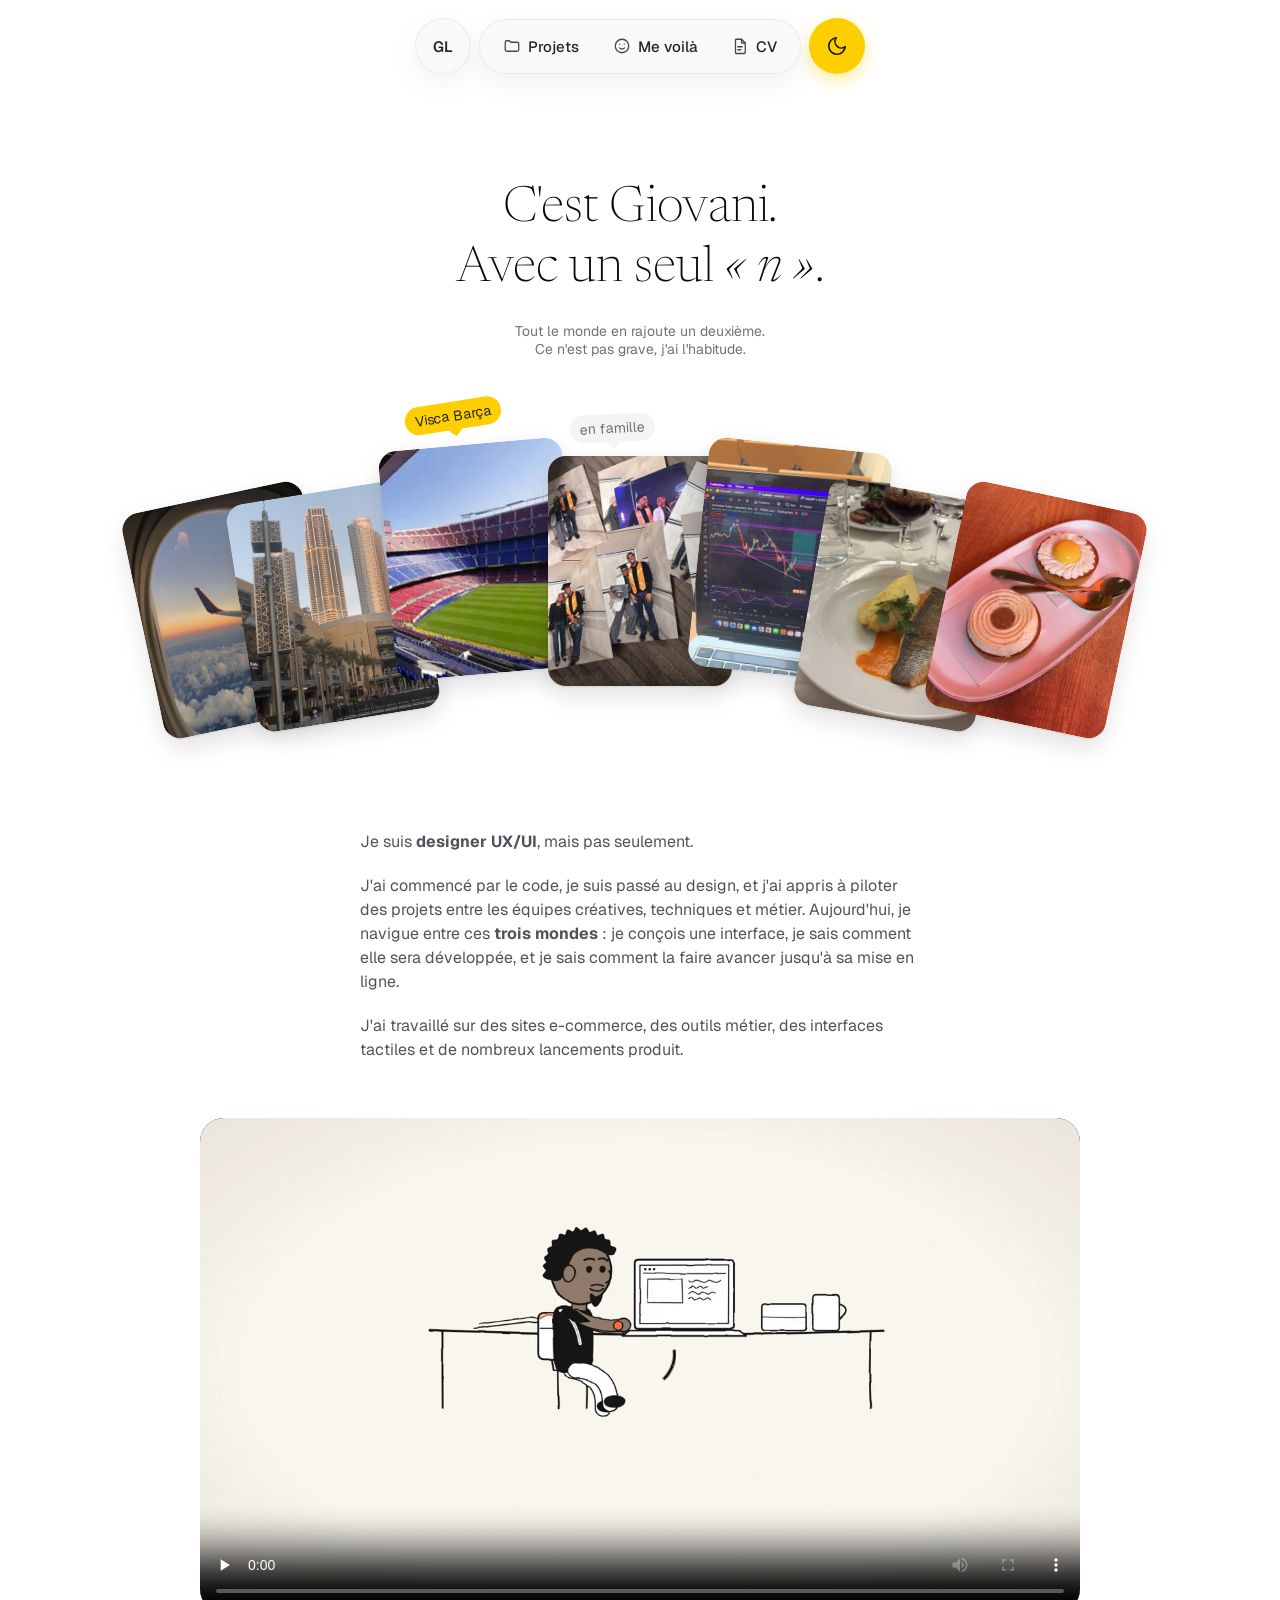
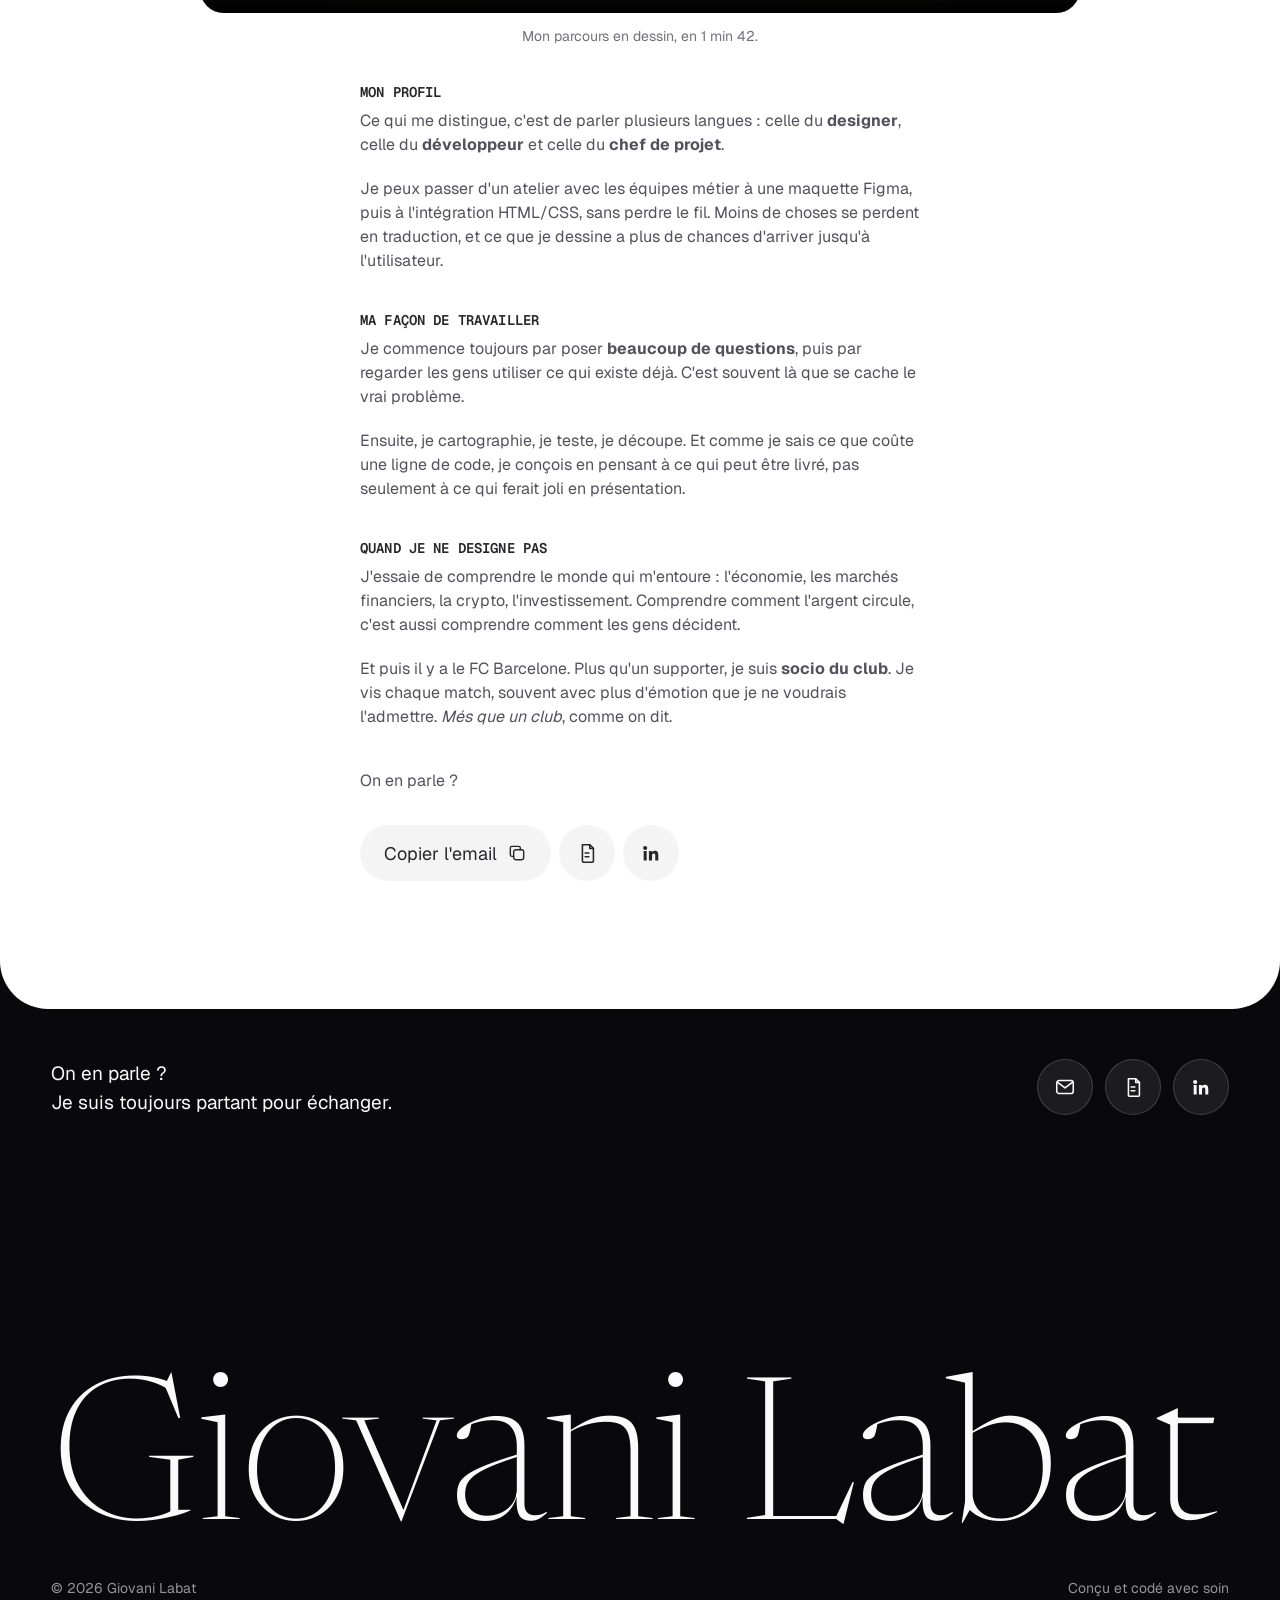
<file: about.html>
<!doctype html>
<html lang="fr">
<head>
<meta charset="utf-8">
<meta name="viewport" content="width=device-width, initial-scale=1, viewport-fit=cover">
<!-- partage -->
<meta name="description" content="Designer UX/UI entre design, code et gestion de projet. Et socio du FC Barcelone.">
<link rel="icon" href="assets/favicon.svg" type="image/svg+xml">
<meta property="og:type" content="website">
<meta property="og:title" content="Me voilà — Giovani Labat">
<meta property="og:description" content="Designer UX/UI entre design, code et gestion de projet. Et socio du FC Barcelone.">
<meta property="og:url" content="https://giovanilabat.github.io/about.html">
<meta property="og:image" content="https://giovanilabat.github.io/assets/og-image.jpg">
<meta name="twitter:card" content="summary_large_image">
<!-- /partage -->
<title>Me voilà — Giovani Labat</title>
<link rel="preconnect" href="https://fonts.googleapis.com">
<link rel="preconnect" href="https://fonts.gstatic.com" crossorigin>
<link rel="stylesheet" href="https://fonts.googleapis.com/css2?family=Geist:wght@400;500;600;700&family=Geist+Mono:wght@400;500;600&family=Newsreader:ital,opsz,wght@0,6..72,200;0,6..72,300;1,6..72,200;1,6..72,300&display=swap">
<link rel="stylesheet" href="assets/css/site.css">
<script>(function(){var r=document.documentElement;r.classList.add("js");try{var t=localStorage.getItem("theme");if(t==="dark"||t==="light")r.setAttribute("data-theme",t);}catch(e){}})();</script>
</head>
<body class="page-about">

<div class="progress" aria-hidden="true"><i id="progressBar"></i></div>

<!-- NAV -->
<div class="nav-wrap">
  <nav class="nav" aria-label="Navigation principale">
    <a class="logo" href="index.html" aria-label="Accueil">GL</a>
    <div class="nav-links">
      <a href="index.html#work"><svg width="18" height="18" viewBox="0 0 24 24" fill="none" stroke="currentColor" stroke-width="1.7" stroke-linecap="round" stroke-linejoin="round"><path d="M3 7a2 2 0 0 1 2-2h3.5l2 2H19a2 2 0 0 1 2 2v8a2 2 0 0 1-2 2H5a2 2 0 0 1-2-2z"/></svg><span>Projets</span></a>
      <a href="about.html" aria-current="page"><svg width="18" height="18" viewBox="0 0 24 24" fill="none" stroke="currentColor" stroke-width="1.7" stroke-linecap="round" stroke-linejoin="round"><circle cx="12" cy="12" r="9"/><path d="M8.5 14.5s1.3 1.5 3.5 1.5 3.5-1.5 3.5-1.5"/><path d="M9 9.5h.01M15 9.5h.01"/></svg><span>Me voilà</span></a>
      <a href="cv.html"><svg width="18" height="18" viewBox="0 0 24 24" fill="none" stroke="currentColor" stroke-width="1.7" stroke-linecap="round" stroke-linejoin="round"><path d="M7 3h7l5 5v13a1 1 0 0 1-1 1H7a1 1 0 0 1-1-1V4a1 1 0 0 1 1-1z"/><path d="M14 3v5h5M9 13h6M9 17h4"/></svg><span>CV</span></a>
    </div>
    <button class="mail tgl" id="themeToggle" type="button" aria-label="Basculer entre le mode clair et le mode sombre">
      <svg class="moon" width="22" height="22" viewBox="0 0 24 24" fill="none" stroke="#18181B" stroke-width="1.8" stroke-linecap="round" stroke-linejoin="round"><path d="M21 12.8A9 9 0 1 1 11.2 3a7 7 0 0 0 9.8 9.8z"/></svg>
      <svg class="sun" width="22" height="22" viewBox="0 0 24 24" fill="none" stroke="#18181B" stroke-width="1.8" stroke-linecap="round" stroke-linejoin="round"><circle cx="12" cy="12" r="4.2"/><path d="M12 2v2M12 20v2M4.9 4.9l1.4 1.4M17.7 17.7l1.4 1.4M2 12h2M20 12h2M4.9 19.1l1.4-1.4M17.7 6.3l1.4-1.4"/></svg>
    </button>
  </nav>
</div>


<main class="about-page">
  <header class="ab-hero">
    <h1 class="ab-title serif hero-in">C'est Giovani.<br>Avec un seul <em>« n »</em>.</h1>
    <p class="ab-sub hero-in" style="--d:.12s">Tout le monde en rajoute un deuxième. Ce n'est pas grave, j'ai l'habitude.</p>
  </header>

  <!-- Bandeau de photos (7 cartes en éventail, comme sur xhulia.com/about) -->
  <div class="fan-wrap" id="fan" aria-label="Quelques photos de moi">
    <div class="fan"><div class="fan-in">
      <div class="ph" style="--x:-407px;--y:21px;--r:-12deg"><img src="assets/img/moi/avion.jpg" alt="Hublot d'avion au coucher du soleil"></div>
      <div class="ph" style="--x:-307px;--y:17px;--r:-9deg"><img src="assets/img/moi/dubai.jpg" alt="Tours de Dubaï"></div>
      <div class="ph" style="--x:-161px;--y:-30px;--r:-5deg"><span class="pin yellow" style="left:30px;top:-44px;transform:rotate(-4deg)">Visca Barça</span><img src="assets/img/moi/camp-nou.jpg" alt="Le Camp Nou, stade du FC Barcelone"></div>
      <div class="ph" style="--x:0px;--y:-18px;--r:0deg"><span class="pin" style="left:22px;top:-42px;transform:rotate(-3deg)">en famille</span><img src="assets/img/moi/famille.jpg" alt="Photos de remise de diplôme en famille"></div>
      <div class="ph" style="--x:150px;--y:-29px;--r:6deg"><img src="assets/img/moi/finance.jpg" alt="Un graphique de marché ouvert sur un ordinateur portable"></div>
      <div class="ph" style="--x:262px;--y:16px;--r:10deg"><img src="assets/img/moi/repas.jpg" alt="Un plat de poisson au restaurant"></div>
      <div class="ph" style="--x:396px;--y:21px;--r:12deg"><img src="assets/img/moi/dessert.jpg" alt="Deux pâtisseries sur une assiette rose"></div>
    </div></div>
  </div>

  <div class="ab-body">
    <p>Je suis <b>designer UX/UI</b>, mais pas seulement.</p>
    <p>J'ai commencé par le code, je suis passé au design, et j'ai appris à piloter des projets entre les équipes créatives, techniques et métier. Aujourd'hui, je navigue entre ces <b>trois mondes</b> : je conçois une interface, je sais comment elle sera développée, et je sais comment la faire avancer jusqu'à sa mise en ligne.</p>
    <p>J'ai travaillé sur des sites e-commerce, des outils métier, des interfaces tactiles et de nombreux lancements produit.</p>
  </div>

  <!-- Vidéo de présentation : chargée seulement au clic sur lecture -->
  <figure class="ab-video">
    <div class="video-slot">
      <video src="assets/video/draw-my-life.mp4" poster="assets/video/draw-my-life-poster.jpg" controls playsinline preload="none" aria-label="Draw my life : mon parcours en dessin"></video>
    </div>
    <figcaption>Mon parcours en dessin, en 1 min 42.</figcaption>
  </figure>

  <div class="ab-body">
    <h2>Mon profil</h2>
    <p>Ce qui me distingue, c'est de parler plusieurs langues : celle du <b>designer</b>, celle du <b>développeur</b> et celle du <b>chef de projet</b>.</p>
    <p>Je peux passer d'un atelier avec les équipes métier à une maquette Figma, puis à l'intégration HTML/CSS, sans perdre le fil. Moins de choses se perdent en traduction, et ce que je dessine a plus de chances d'arriver jusqu'à l'utilisateur.</p>

    <h2>Ma façon de travailler</h2>
    <p>Je commence toujours par poser <b>beaucoup de questions</b>, puis par regarder les gens utiliser ce qui existe déjà. C'est souvent là que se cache le vrai problème.</p>
    <p>Ensuite, je cartographie, je teste, je découpe. Et comme je sais ce que coûte une ligne de code, je conçois en pensant à ce qui peut être livré, pas seulement à ce qui ferait joli en présentation.</p>

    <h2>Quand je ne designe pas</h2>
    <p>J'essaie de comprendre le monde qui m'entoure : l'économie, les marchés financiers, la crypto, l'investissement. Comprendre comment l'argent circule, c'est aussi comprendre comment les gens décident.</p>
    <p>Et puis il y a le FC Barcelone. Plus qu'un supporter, je suis <b>socio du club</b>. Je vis chaque match, souvent avec plus d'émotion que je ne voudrais l'admettre. <i>Més que un club</i>, comme on dit.</p>

    <p style="margin-top:40px">On en parle ?</p>
    <div class="ab-cta">
      <button class="pill" type="button" id="copyEmail" data-email="giovanilabat971@gmail.com">Copier l'email
        <svg width="20" height="20" viewBox="0 0 24 24" fill="none" stroke="currentColor" stroke-width="1.7" stroke-linecap="round" stroke-linejoin="round"><rect x="8" y="8" width="12" height="12" rx="2.5"/><path d="M16 8V6a2 2 0 0 0-2-2H6a2 2 0 0 0-2 2v8a2 2 0 0 0 2 2h2"/></svg></button>
      <a class="pill round" href="cv.html" aria-label="CV"><svg width="22" height="22" viewBox="0 0 24 24" fill="none" stroke="currentColor" stroke-width="1.7" stroke-linecap="round" stroke-linejoin="round"><path d="M7 3h8l4 4v14a1 1 0 0 1-1 1H8a1 1 0 0 1-1-1z"/><path d="M15 3v4h4M10 12h4M10 16h4"/></svg></a>
      <a class="pill round" href="https://www.linkedin.com/in/giovani-labat" target="_blank" rel="noopener" aria-label="LinkedIn"><svg width="20" height="20" viewBox="0 0 24 24" fill="currentColor"><path d="M4.98 3.5A2.5 2.5 0 1 0 5 8.5 2.5 2.5 0 0 0 4.98 3.5zM3.2 9.5h3.6V21H3.2zM9.5 9.5h3.45v1.57h.05c.48-.9 1.66-1.85 3.42-1.85 3.66 0 4.33 2.4 4.33 5.53V21h-3.6v-5.4c0-1.29-.02-2.95-1.8-2.95-1.8 0-2.07 1.4-2.07 2.85V21H9.5z"/></svg></a>
    </div>
  </div>
</main>

<!-- ===================== FOOTER ===================== -->
<footer class="site-footer" id="contact">
  <div class="foot-row">
    <p class="foot-connect">On en parle ?<br>Je suis toujours partant pour échanger.</p>
    <div class="foot-socials">
      <a href="mailto:giovanilabat971@gmail.com" aria-label="M'écrire un email"><svg width="22" height="22" viewBox="0 0 24 24" fill="none" stroke="currentColor" stroke-width="1.7" stroke-linecap="round" stroke-linejoin="round"><rect x="3" y="5" width="18" height="14" rx="2.5"/><path d="m4 7 8 6 8-6"/></svg></a>
      <a href="cv.html" aria-label="CV"><svg width="22" height="22" viewBox="0 0 24 24" fill="none" stroke="currentColor" stroke-width="1.7" stroke-linecap="round" stroke-linejoin="round"><path d="M7 3h8l4 4v14a1 1 0 0 1-1 1H8a1 1 0 0 1-1-1z"/><path d="M15 3v4h4M10 12h4M10 16h4"/></svg></a>
      <a href="https://www.linkedin.com/in/giovani-labat" target="_blank" rel="noopener" aria-label="LinkedIn"><svg width="20" height="20" viewBox="0 0 24 24" fill="currentColor"><path d="M4.98 3.5A2.5 2.5 0 1 0 5 8.5 2.5 2.5 0 0 0 4.98 3.5zM3.2 9.5h3.6V21H3.2zM9.5 9.5h3.45v1.57h.05c.48-.9 1.66-1.85 3.42-1.85 3.66 0 4.33 2.4 4.33 5.53V21h-3.6v-5.4c0-1.29-.02-2.95-1.8-2.95-1.8 0-2.07 1.4-2.07 2.85V21H9.5z"/></svg></a>
    </div>
  </div>
  <div class="foot-name">Giovani Labat</div>
  <div class="foot-bottom">
    <span>© 2026 Giovani Labat</span>
    <span>Conçu et codé avec soin</span>
  </div>
</footer>

<script src="assets/js/site.js" defer></script>
</body>
</html>
</file>
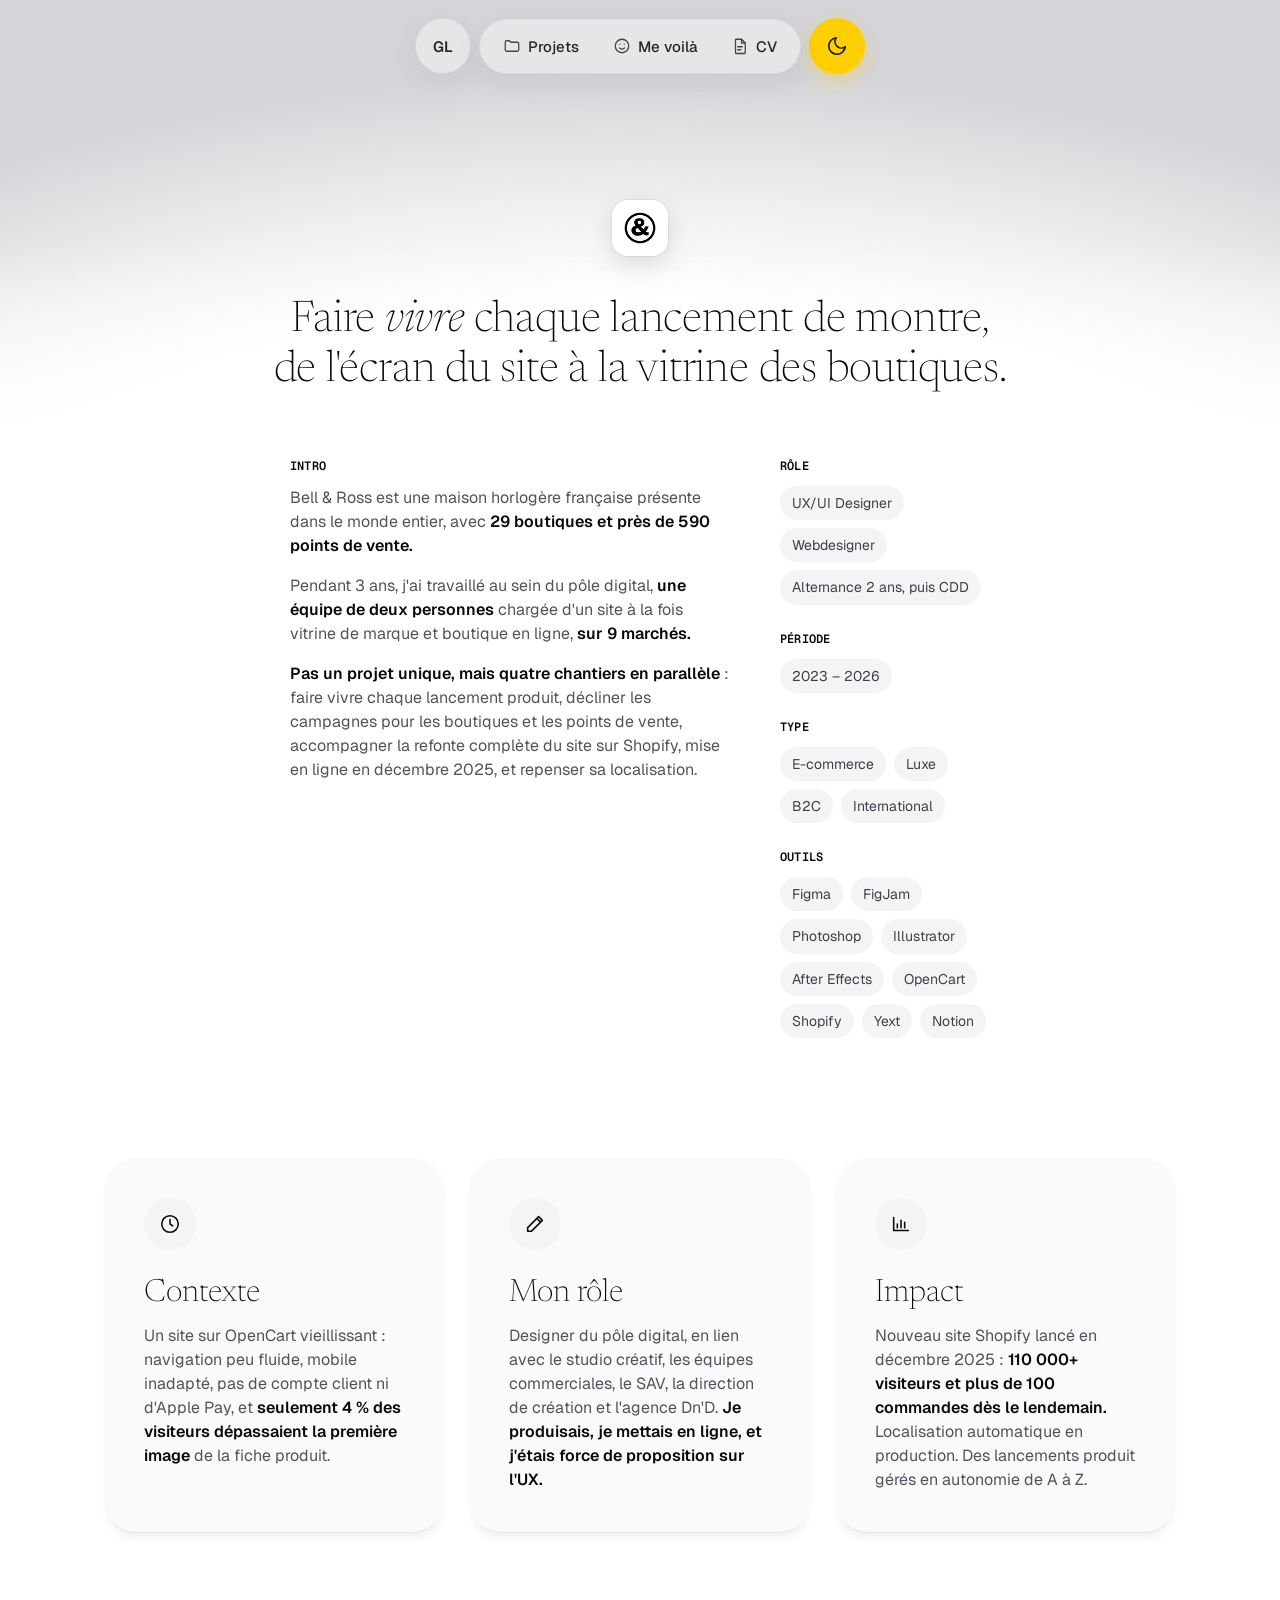
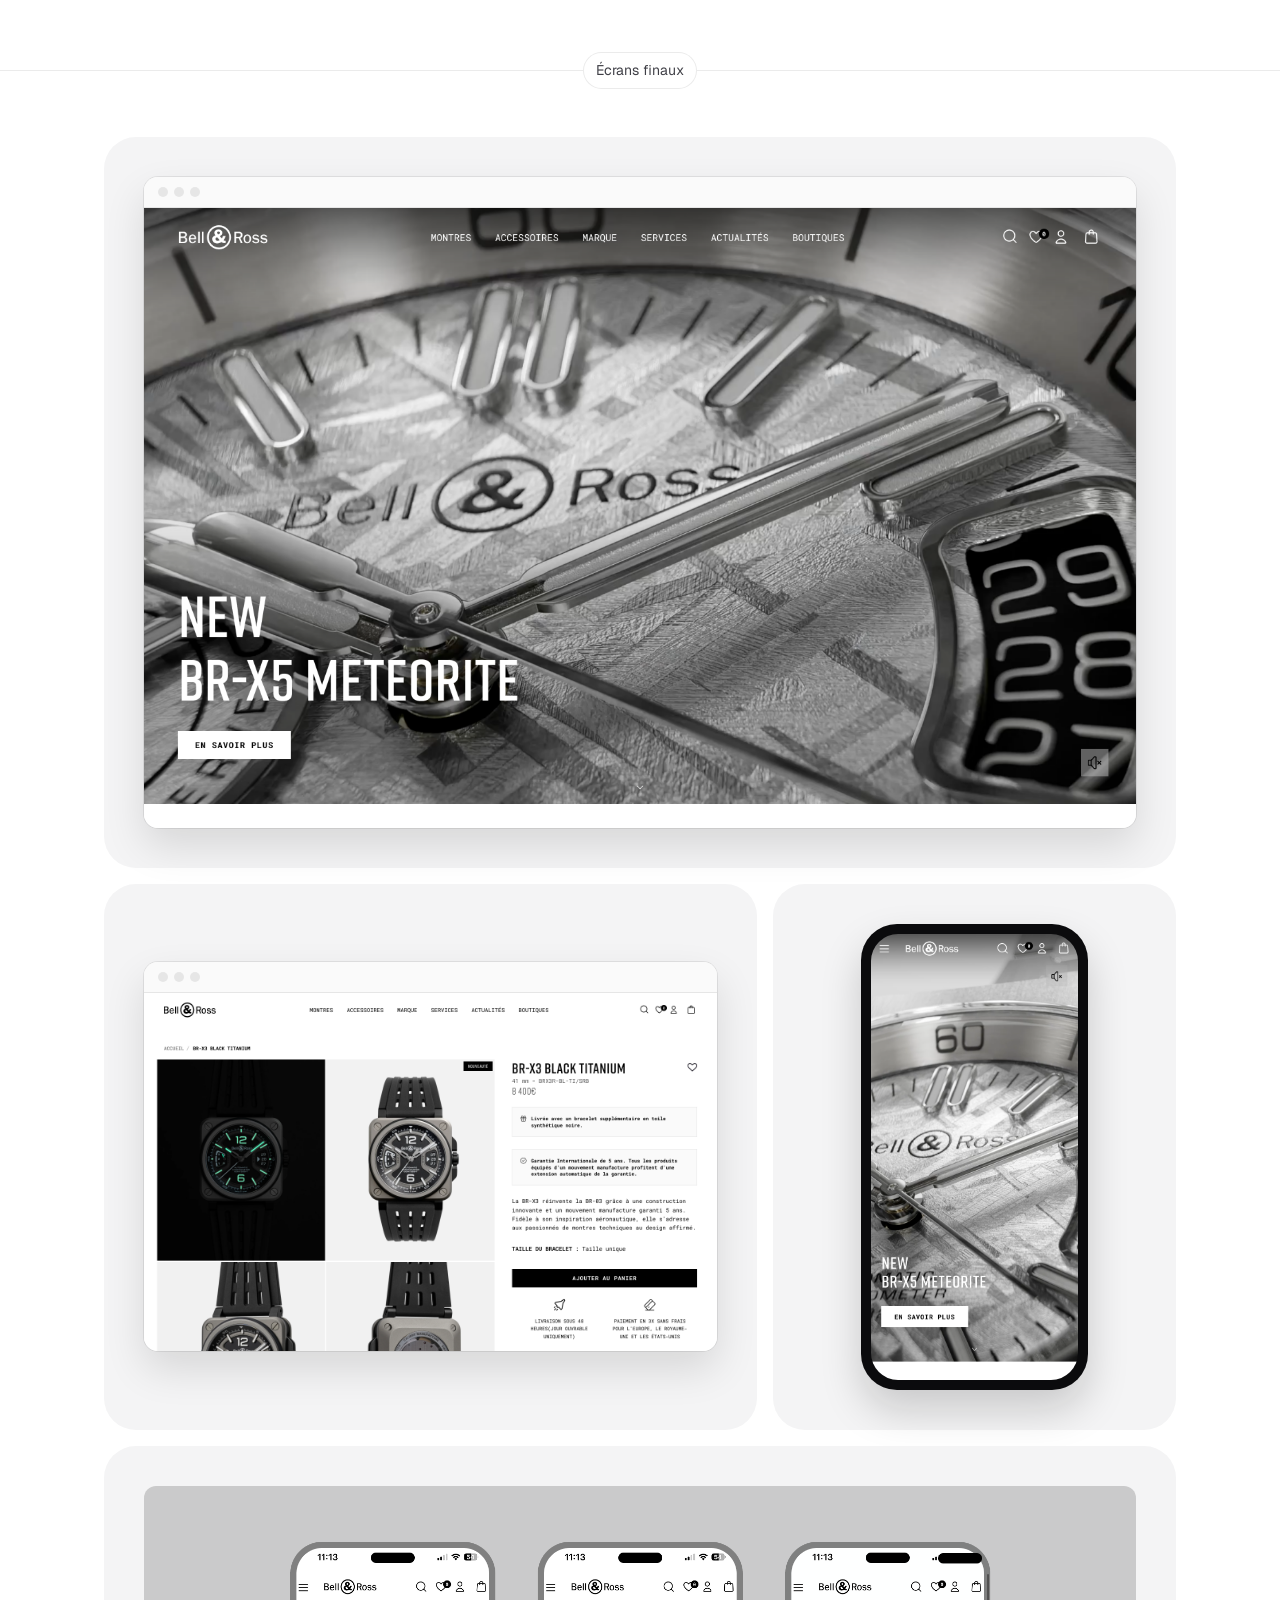
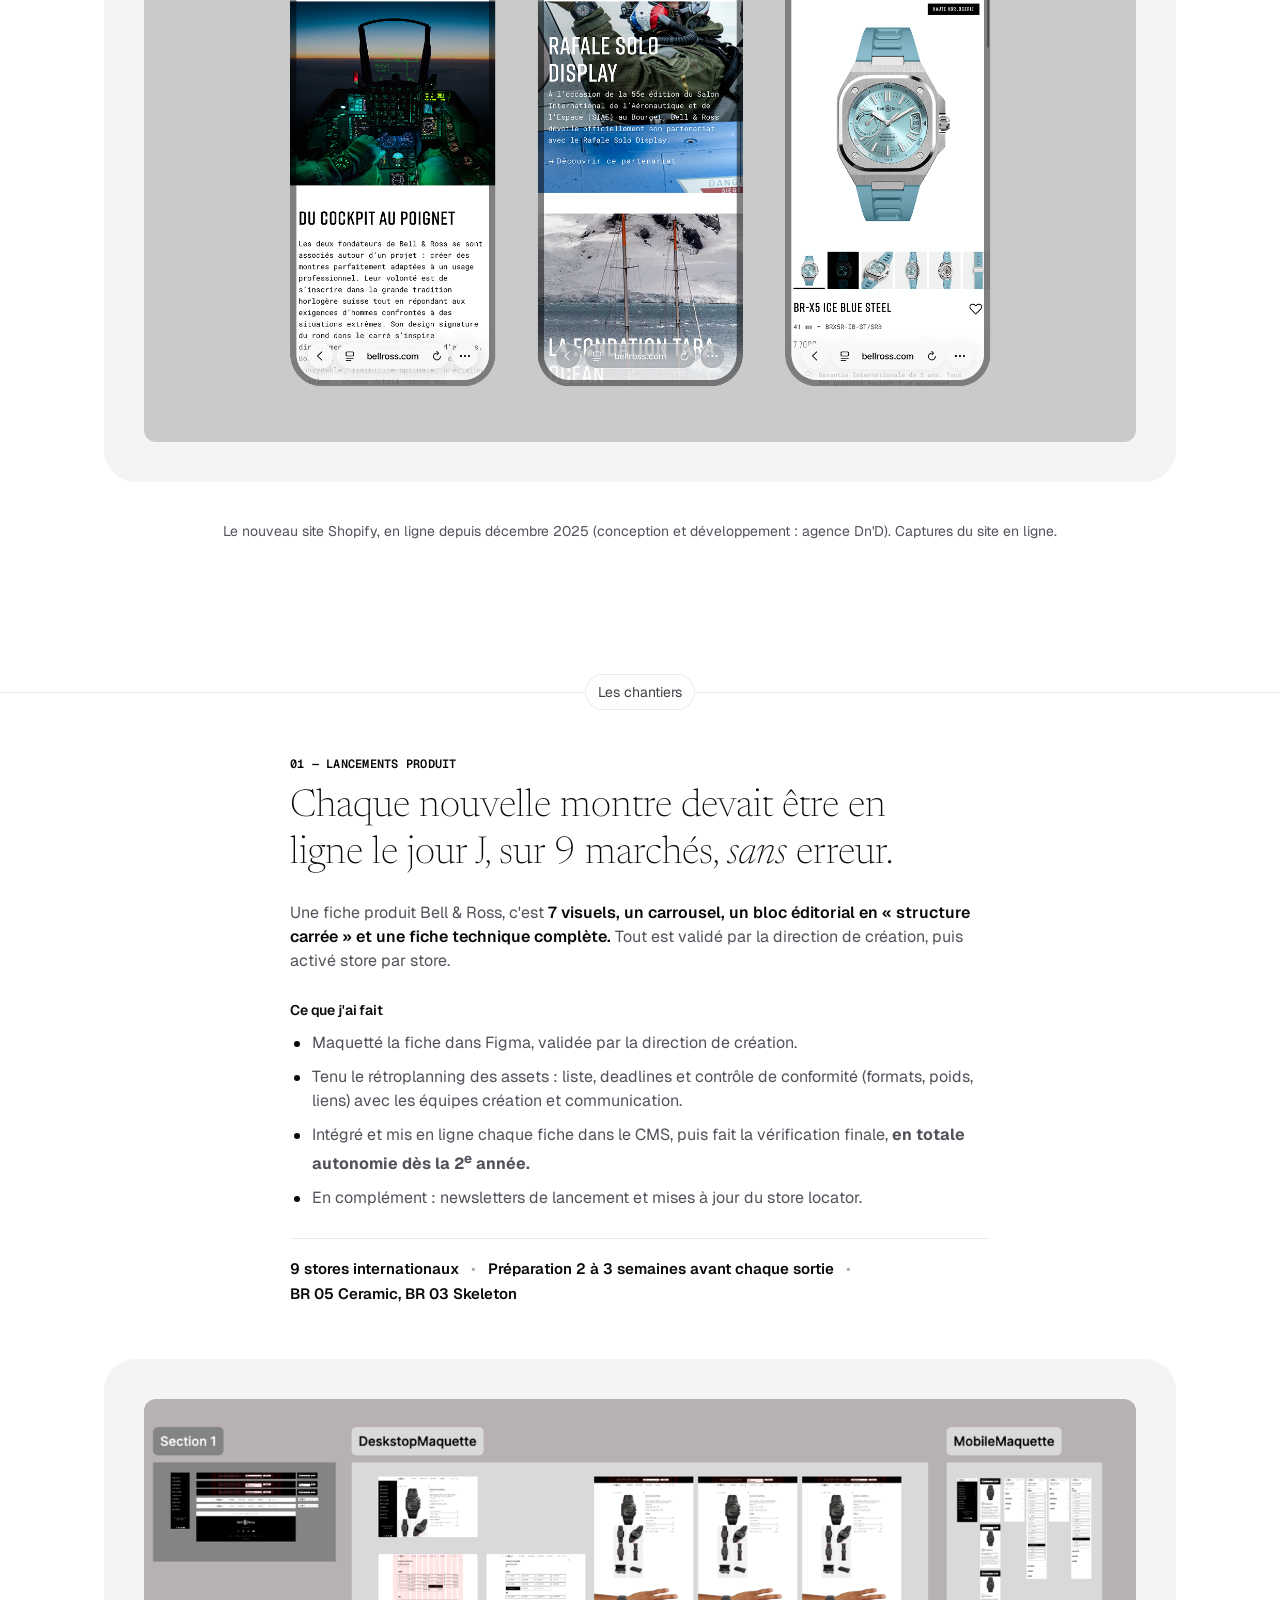
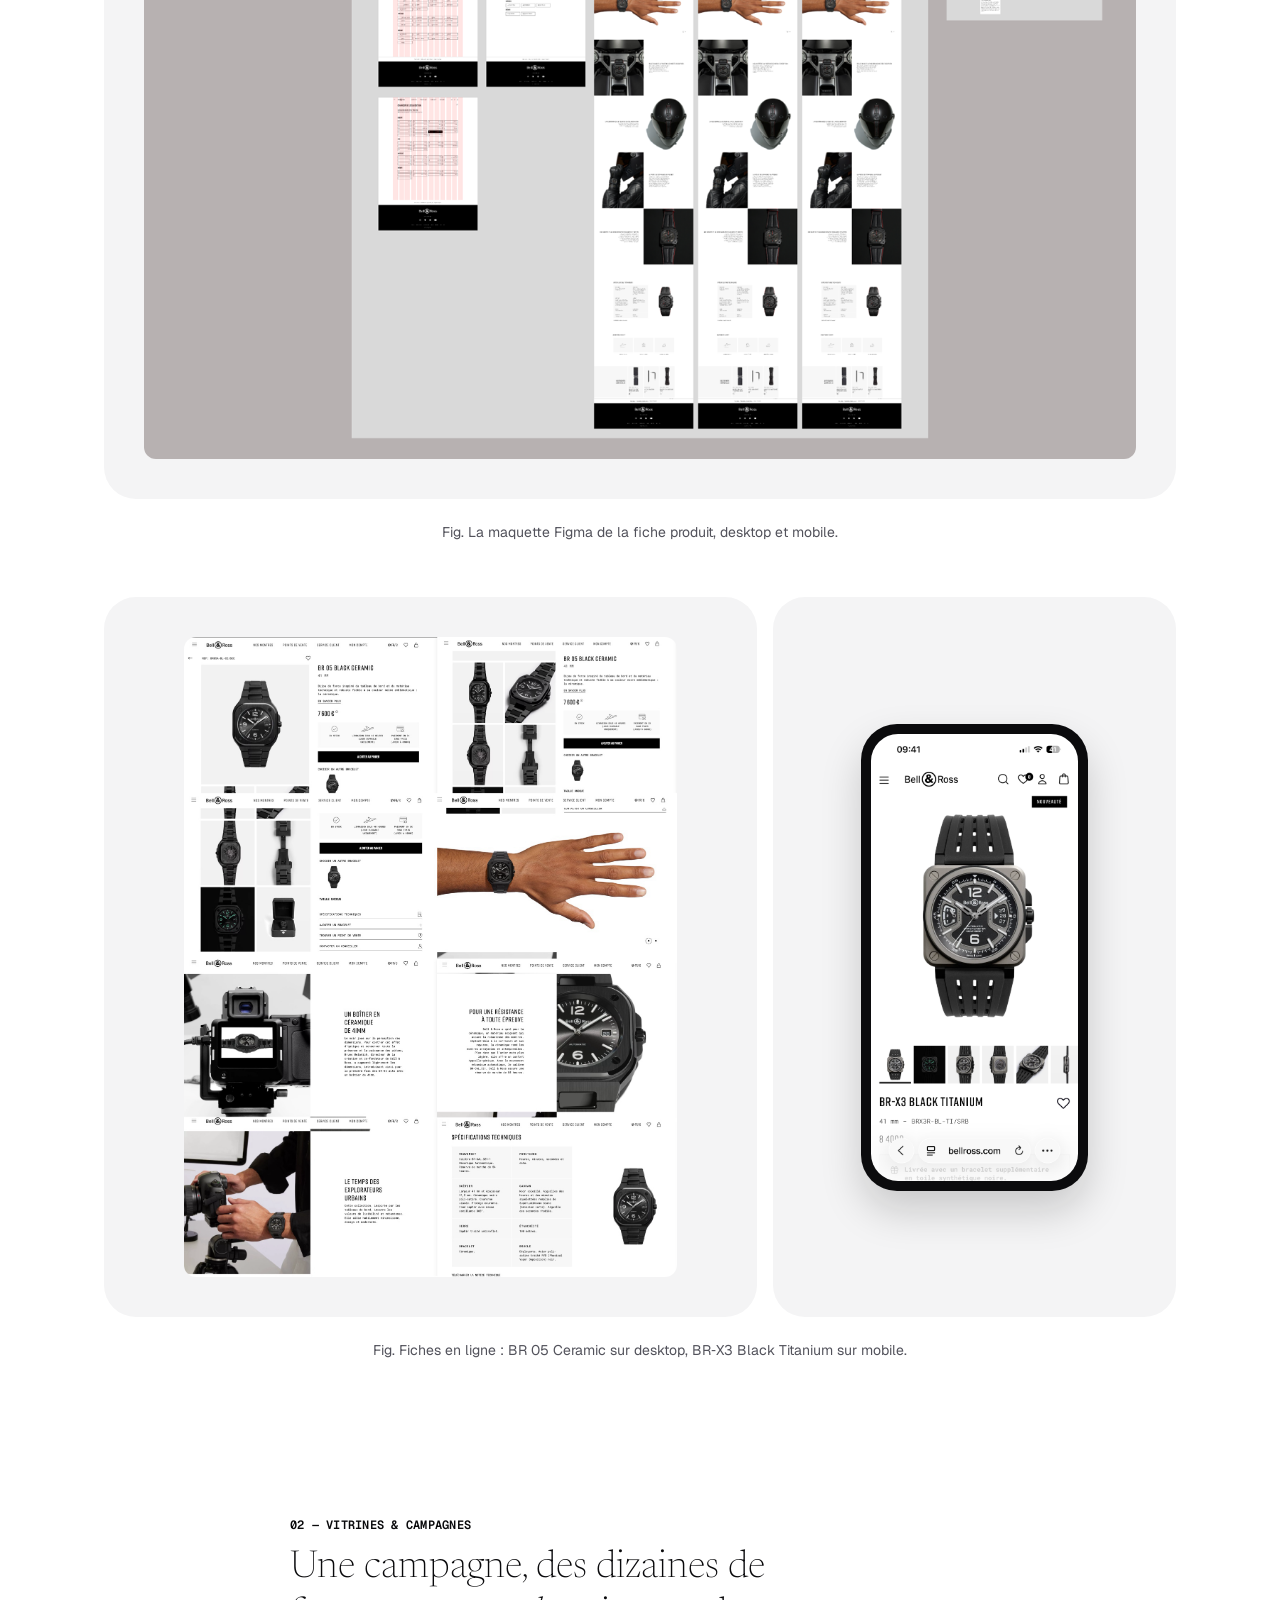
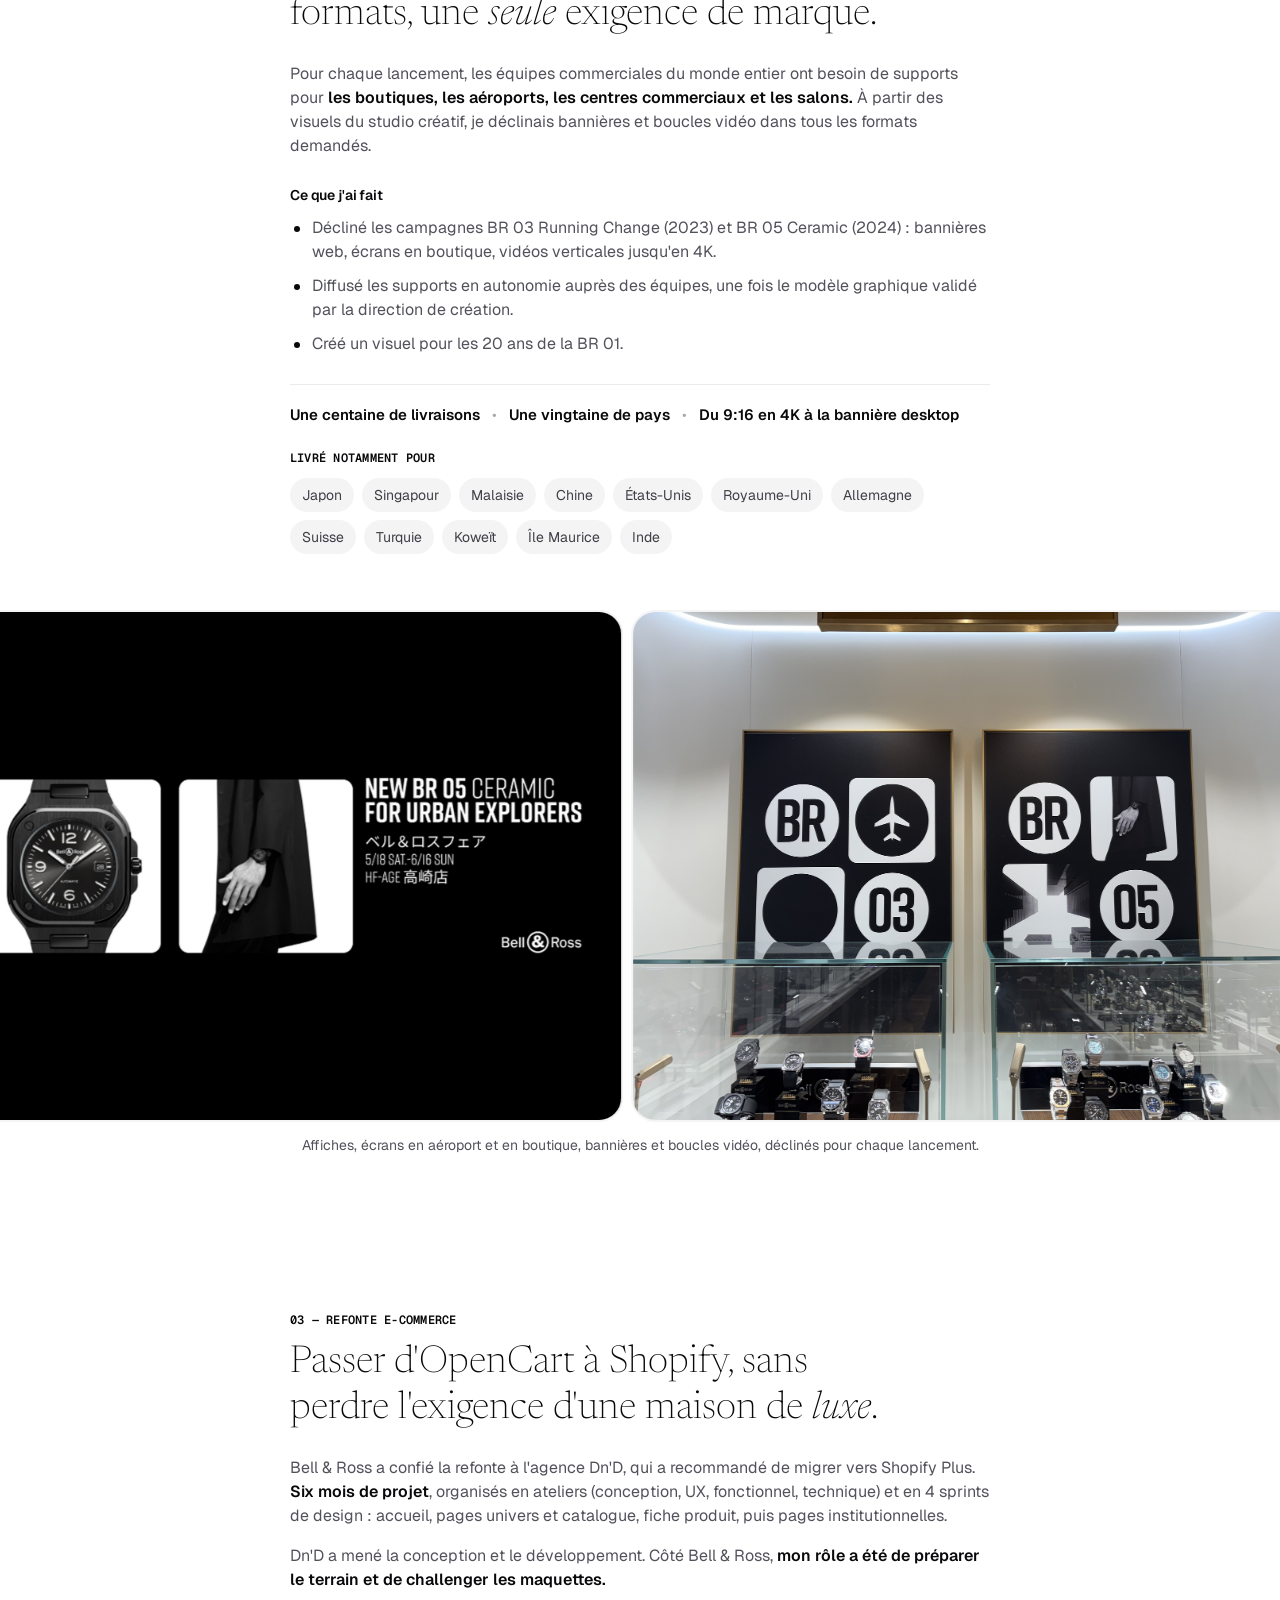
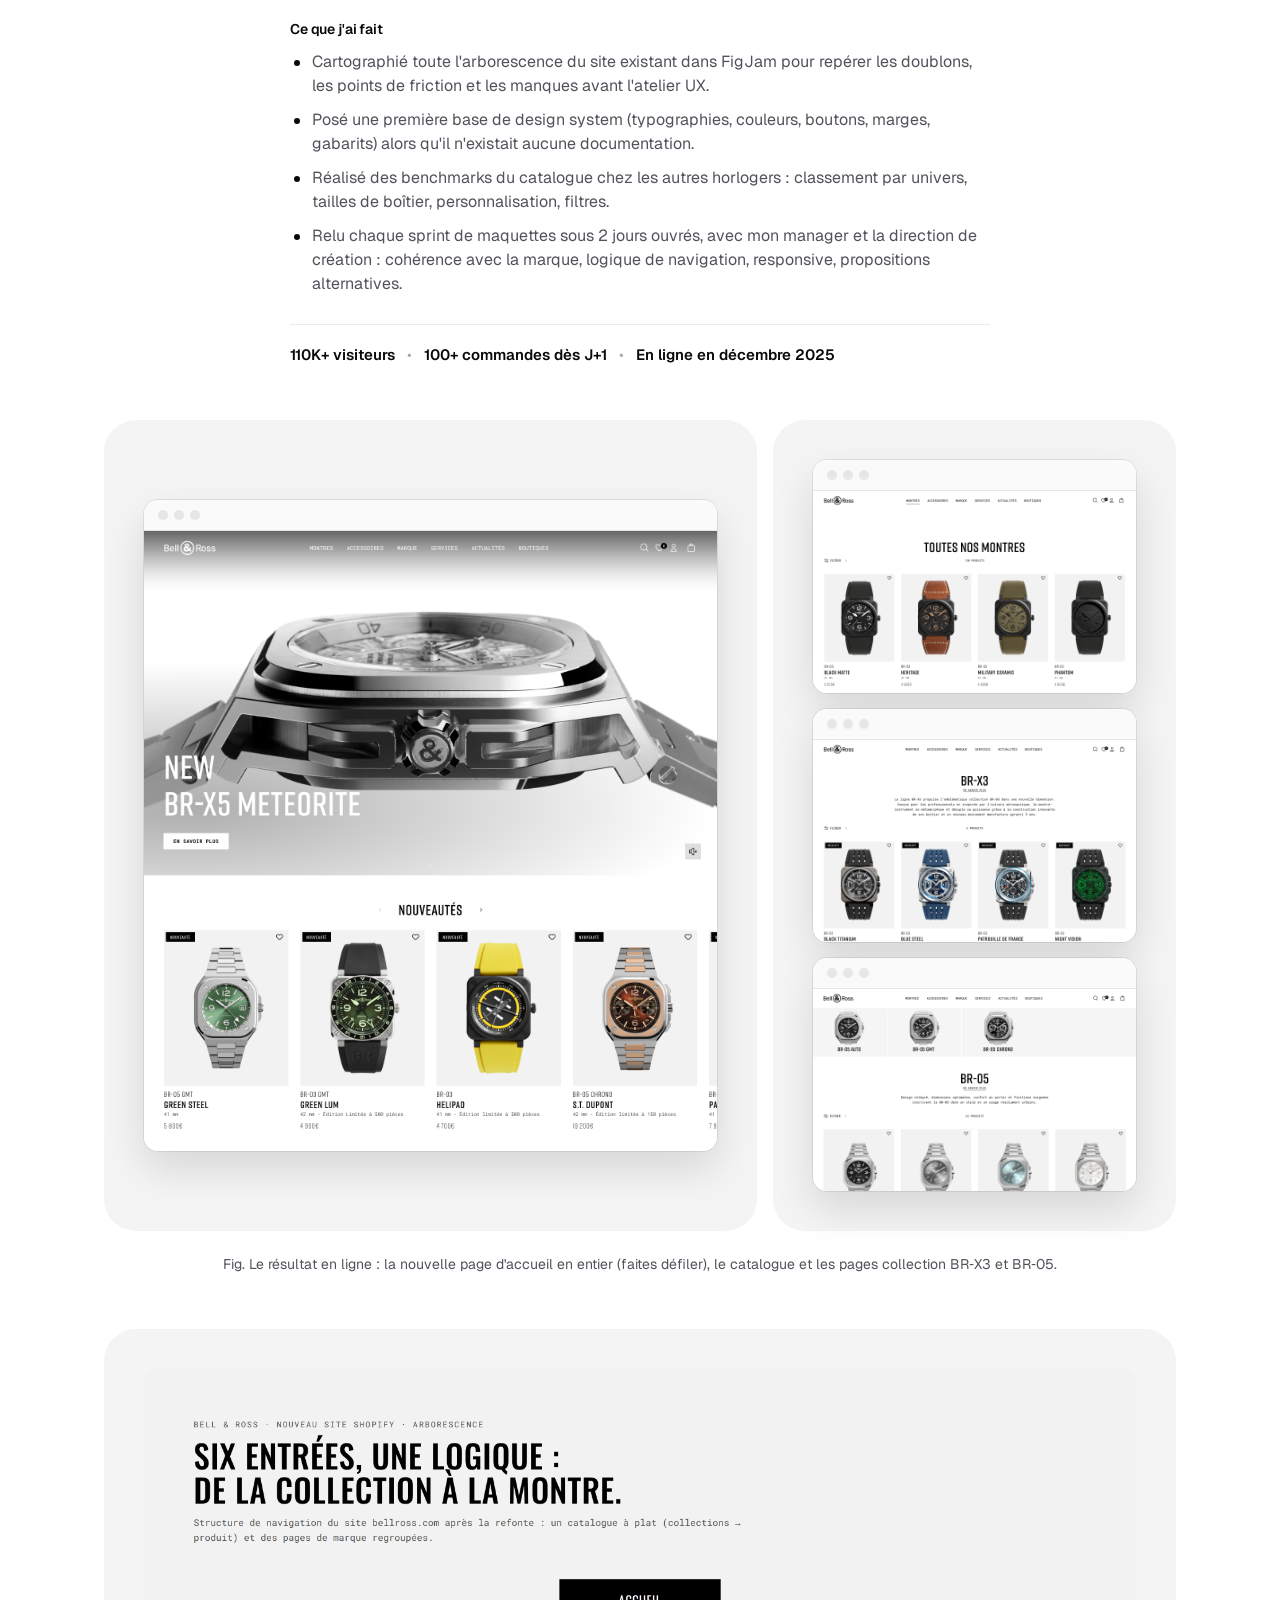
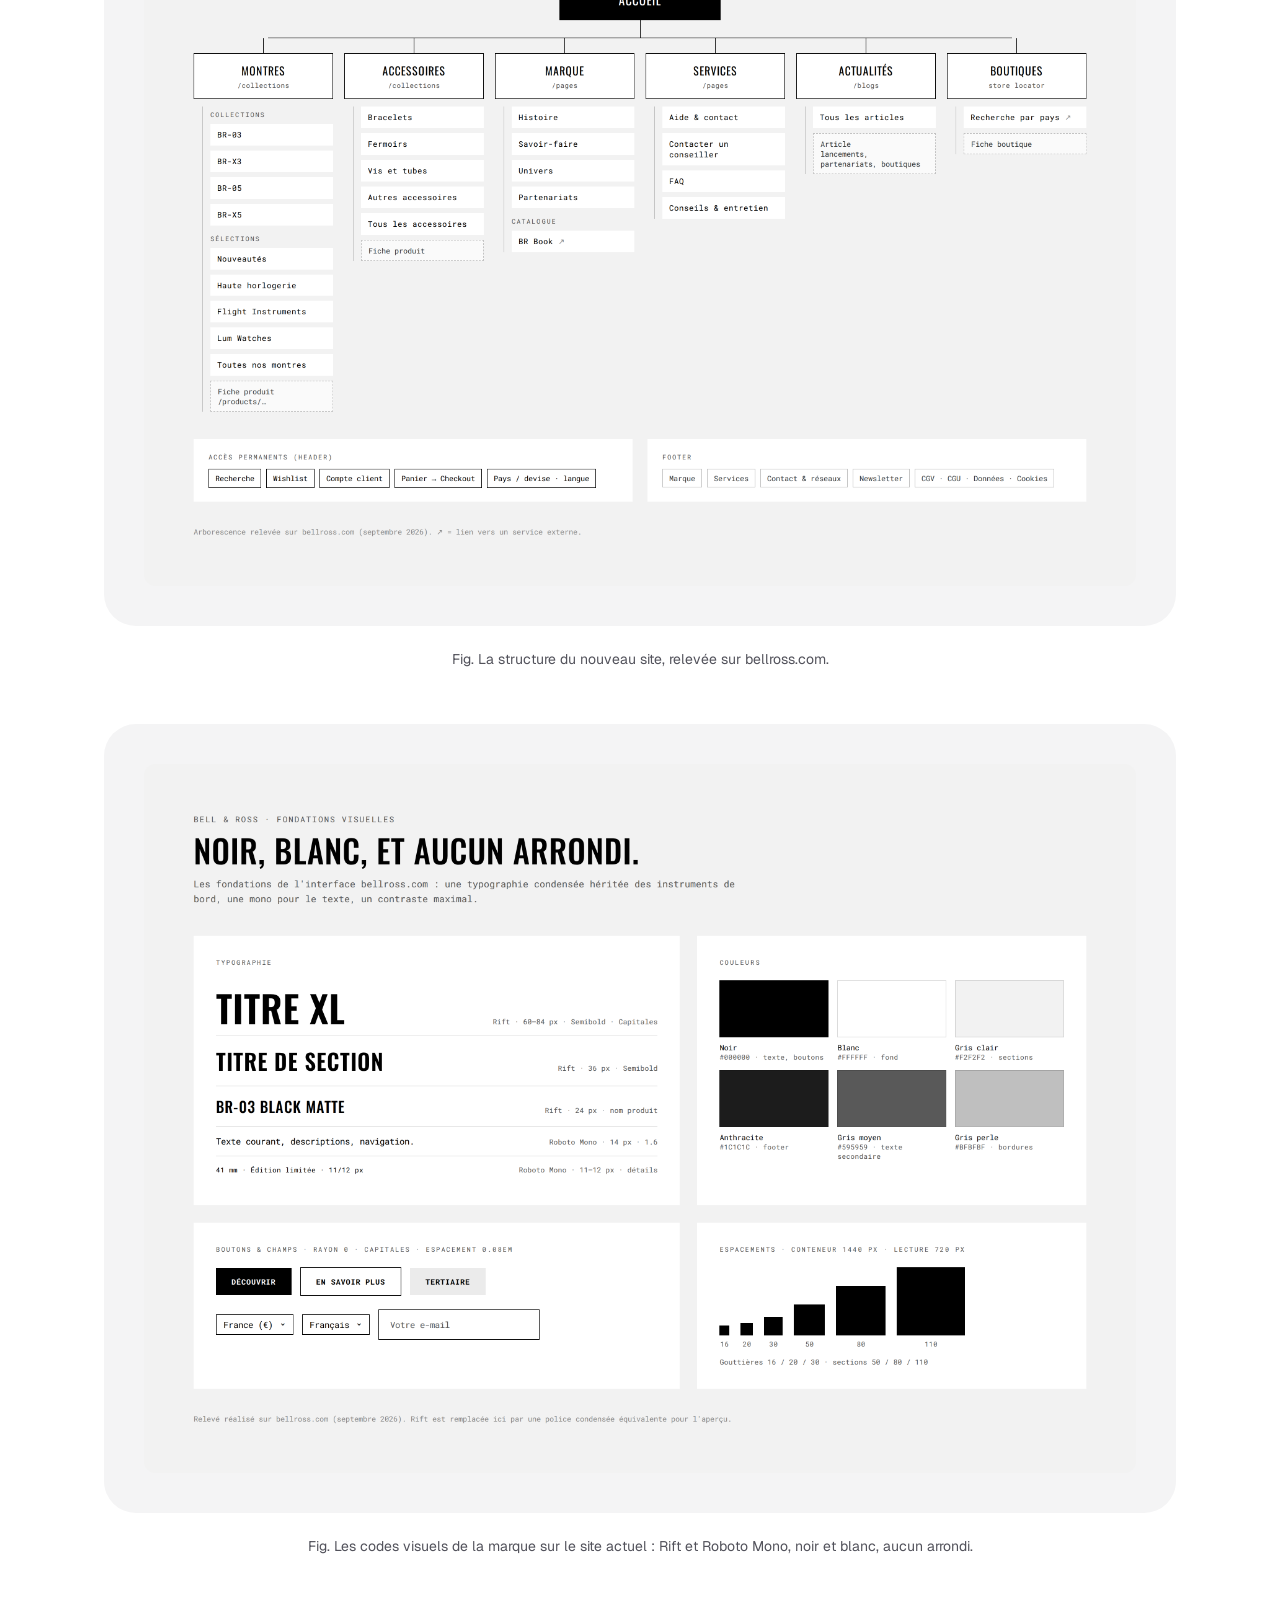
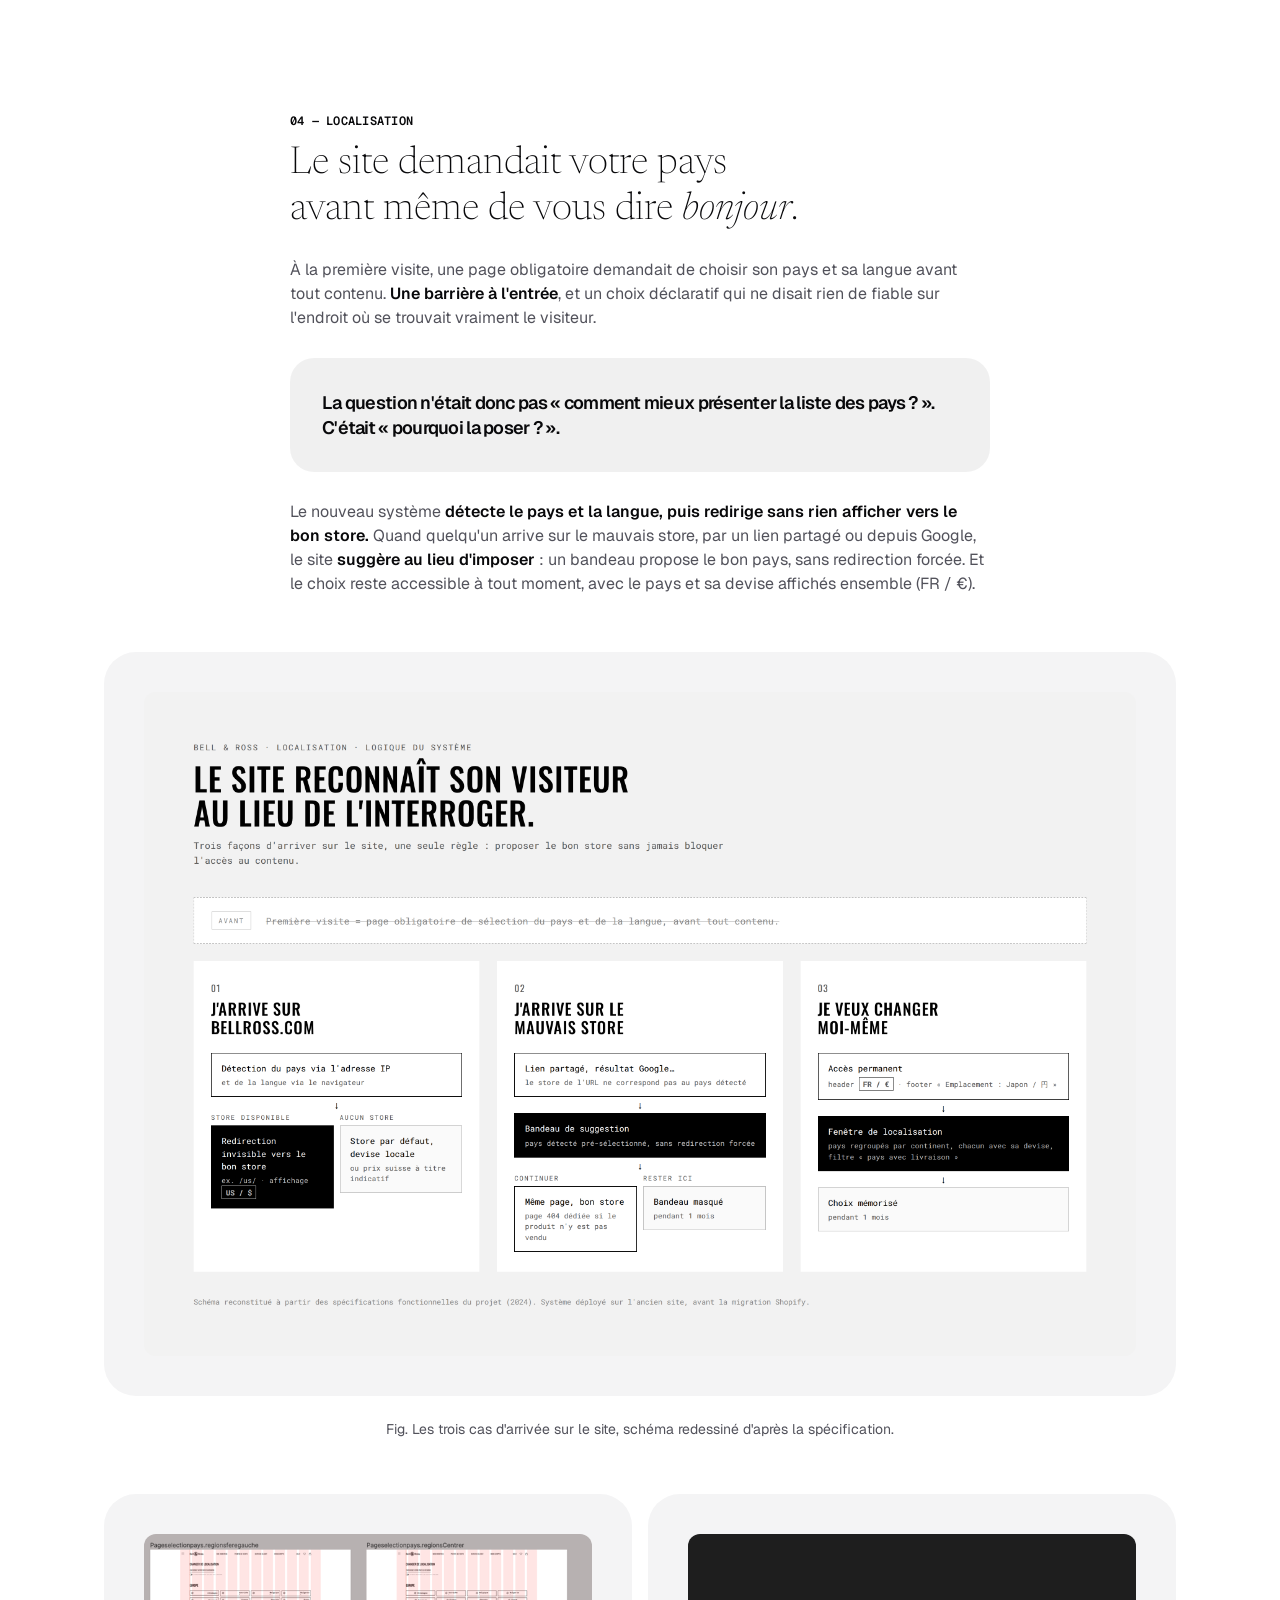
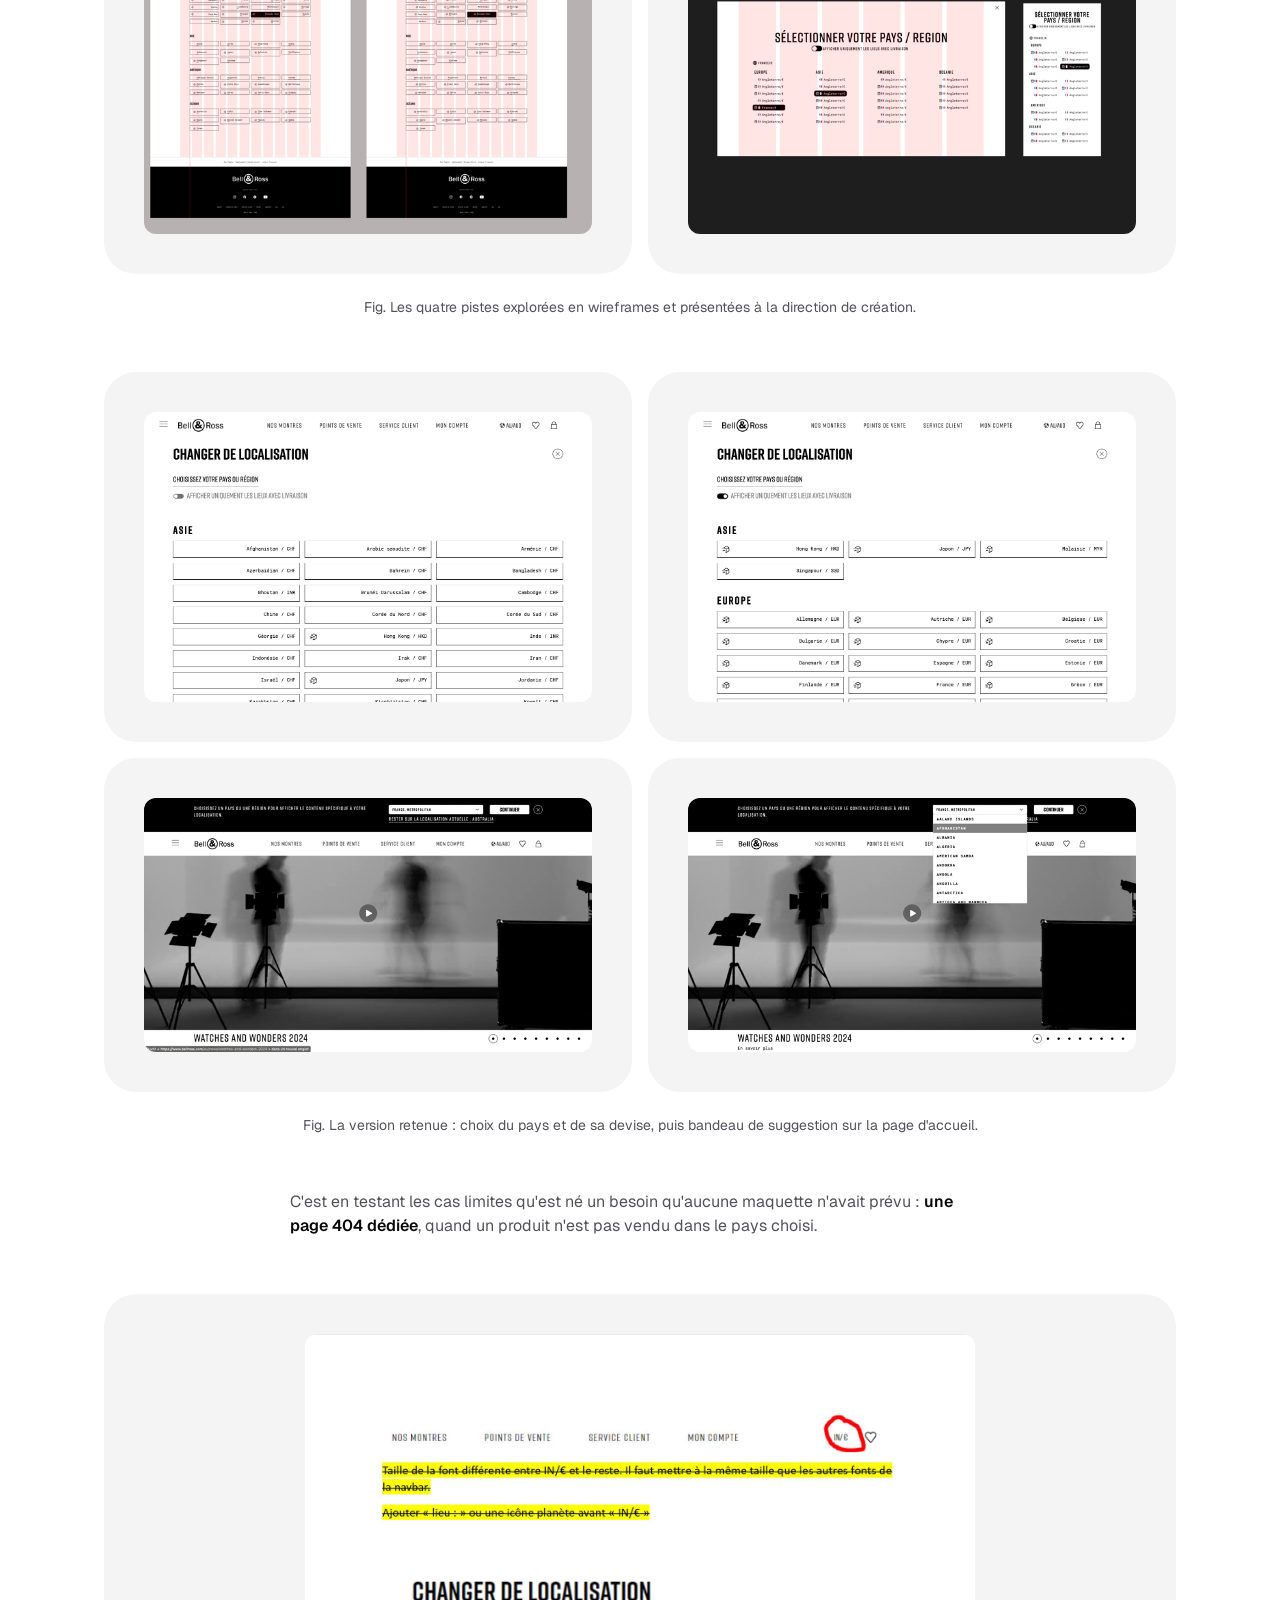
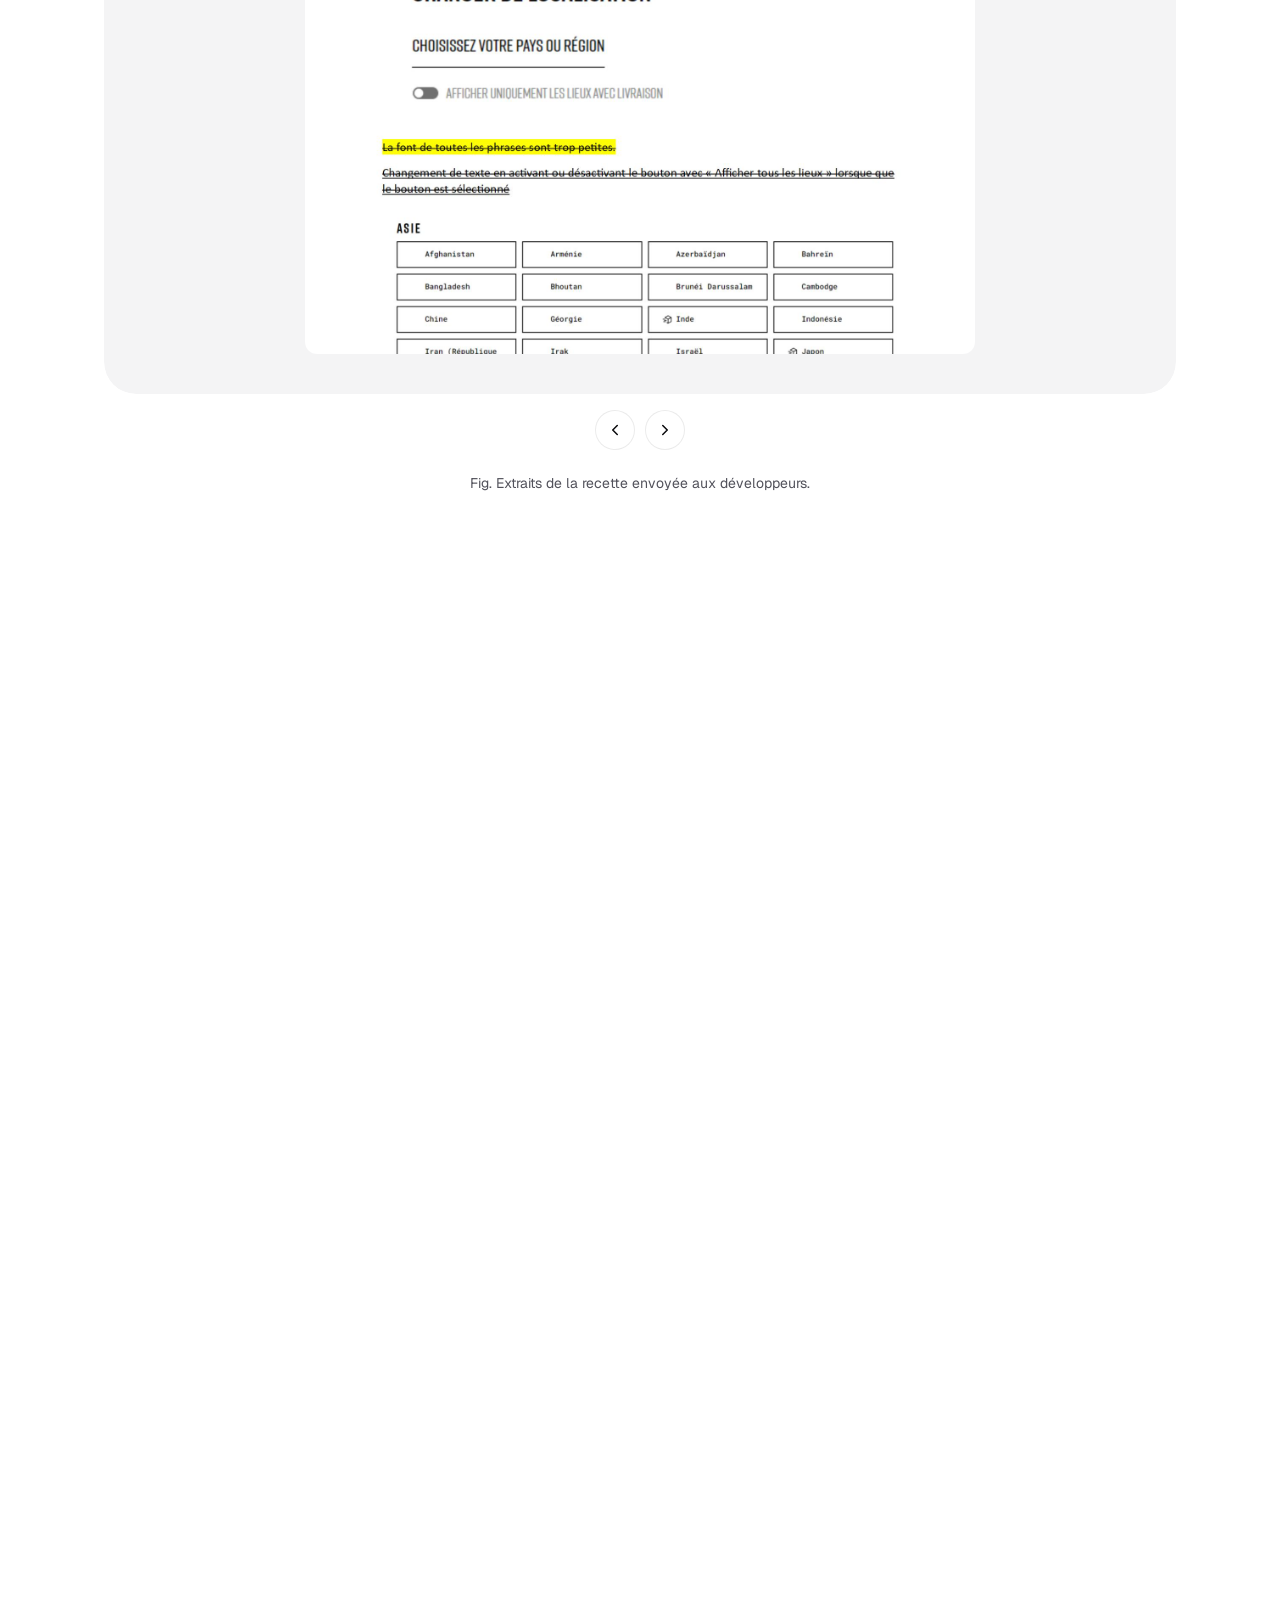
<file: bellross.html>
<!doctype html>
<html lang="fr">
<head>
<meta charset="utf-8">
<meta name="viewport" content="width=device-width, initial-scale=1, viewport-fit=cover">
<!-- partage -->
<meta name="description" content="Faire vivre chaque lancement de montre, de l'écran du site à la vitrine des boutiques.">
<link rel="icon" href="assets/favicon.svg" type="image/svg+xml">
<meta property="og:type" content="website">
<meta property="og:title" content="Bell & Ross — Giovani Labat">
<meta property="og:description" content="Faire vivre chaque lancement de montre, de l'écran du site à la vitrine des boutiques.">
<meta property="og:url" content="https://giovanilabat.github.io/bellross.html">
<meta property="og:image" content="https://giovanilabat.github.io/assets/og-image.jpg">
<meta name="twitter:card" content="summary_large_image">
<!-- /partage -->
<title>Bell &amp; Ross — Étude de cas</title>
<link rel="preconnect" href="https://fonts.googleapis.com">
<link rel="preconnect" href="https://fonts.gstatic.com" crossorigin>
<link rel="stylesheet" href="https://fonts.googleapis.com/css2?family=Geist:wght@400;500;600;700&family=Geist+Mono:wght@400;500;600&family=Newsreader:ital,opsz,wght@0,6..72,200;0,6..72,300;1,6..72,200;1,6..72,300&display=swap">
<link rel="stylesheet" href="assets/css/site.css">
<script>(function(){var r=document.documentElement;r.classList.add("js");try{var t=localStorage.getItem("theme");if(t==="dark"||t==="light")r.setAttribute("data-theme",t);}catch(e){}})();</script>
</head>
<body class="p-br">

<div class="progress" aria-hidden="true"><i id="progressBar"></i></div>

<!-- NAV -->
<div class="nav-wrap">
  <nav class="nav" aria-label="Navigation principale">
    <a class="logo" href="index.html" aria-label="Accueil">GL</a>
    <div class="nav-links">
      <a href="index.html#work" aria-current="page"><svg width="18" height="18" viewBox="0 0 24 24" fill="none" stroke="currentColor" stroke-width="1.7" stroke-linecap="round" stroke-linejoin="round"><path d="M3 7a2 2 0 0 1 2-2h3.5l2 2H19a2 2 0 0 1 2 2v8a2 2 0 0 1-2 2H5a2 2 0 0 1-2-2z"/></svg><span>Projets</span></a>
      <a href="about.html"><svg width="18" height="18" viewBox="0 0 24 24" fill="none" stroke="currentColor" stroke-width="1.7" stroke-linecap="round" stroke-linejoin="round"><circle cx="12" cy="12" r="9"/><path d="M8.5 14.5s1.3 1.5 3.5 1.5 3.5-1.5 3.5-1.5"/><path d="M9 9.5h.01M15 9.5h.01"/></svg><span>Me voilà</span></a>
      <a href="cv.html"><svg width="18" height="18" viewBox="0 0 24 24" fill="none" stroke="currentColor" stroke-width="1.7" stroke-linecap="round" stroke-linejoin="round"><path d="M7 3h7l5 5v13a1 1 0 0 1-1 1H7a1 1 0 0 1-1-1V4a1 1 0 0 1 1-1z"/><path d="M14 3v5h5M9 13h6M9 17h4"/></svg><span>CV</span></a>
    </div>
    <button class="mail tgl" id="themeToggle" type="button" aria-label="Basculer entre le mode clair et le mode sombre">
      <svg class="moon" width="22" height="22" viewBox="0 0 24 24" fill="none" stroke="#18181B" stroke-width="1.8" stroke-linecap="round" stroke-linejoin="round"><path d="M21 12.8A9 9 0 1 1 11.2 3a7 7 0 0 0 9.8 9.8z"/></svg>
      <svg class="sun" width="22" height="22" viewBox="0 0 24 24" fill="none" stroke="#18181B" stroke-width="1.8" stroke-linecap="round" stroke-linejoin="round"><circle cx="12" cy="12" r="4.2"/><path d="M12 2v2M12 20v2M4.9 4.9l1.4 1.4M17.7 17.7l1.4 1.4M2 12h2M20 12h2M4.9 19.1l1.4-1.4M17.7 6.3l1.4-1.4"/></svg>
    </button>
  </nav>
</div>


<main>
  <!-- ===================== HERO ===================== -->
  <header class="cs-hero">
    <div class="cs-icon hero-in"><img src="assets/img/bellross/bellross-logo.png" alt="Bell &amp; Ross"></div>
    <h1 class="cs-title serif hero-in" style="--d:.12s">Faire <em>vivre</em> chaque lancement de montre, de l'écran du site à la vitrine des boutiques.</h1>
  </header>

  <!-- ===================== INTRO + FICHE ===================== -->
  <section class="wrap intro" aria-label="Introduction">
    <div>
      <p class="eyebrow">Intro</p>
      <div class="prose">
        <p>Bell &amp; Ross est une maison horlogère française présente dans le monde entier, avec <b>29 boutiques et près de 590 points de vente.</b></p>
        <p>Pendant 3 ans, j'ai travaillé au sein du pôle digital, <b>une équipe de deux personnes</b> chargée d'un site à la fois vitrine de marque et boutique en ligne, <b>sur 9 marchés.</b></p>
        <p><b>Pas un projet unique, mais quatre chantiers en parallèle</b> : faire vivre chaque lancement produit, décliner les campagnes pour les boutiques et les points de vente, accompagner la refonte complète du site sur Shopify, mise en ligne en décembre 2025, et repenser sa localisation.</p>
      </div>
    </div>
    <aside>
      <div class="meta-group">
        <p class="eyebrow">Rôle</p>
        <ul class="chips"><li>UX/UI Designer</li><li>Webdesigner</li><li>Alternance 2 ans, puis CDD</li></ul>
      </div>
      <div class="meta-group">
        <p class="eyebrow">Période</p>
        <ul class="chips"><li>2023 – 2026</li></ul>
      </div>
      <div class="meta-group">
        <p class="eyebrow">Type</p>
        <ul class="chips"><li>E-commerce</li><li>Luxe</li><li>B2C</li><li>International</li></ul>
      </div>
      <div class="meta-group">
        <p class="eyebrow">Outils</p>
        <ul class="chips"><li>Figma</li><li>FigJam</li><li>Photoshop</li><li>Illustrator</li><li>After Effects</li><li>OpenCart</li><li>Shopify</li><li>Yext</li><li>Notion</li></ul>
      </div>
    </aside>
  </section>

  <!-- ===================== CONTEXTE / RÔLE / IMPACT ===================== -->
  <section class="wide cards3" aria-label="En bref">
    <article class="card">
      <span class="ic"><svg width="22" height="22" viewBox="0 0 24 24" fill="none" stroke="currentColor" stroke-width="1.7" stroke-linecap="round" stroke-linejoin="round"><circle cx="12" cy="12" r="9"/><path d="M12 7v5l3 2"/></svg></span>
      <h4 class="serif">Contexte</h4>
      <p>Un site sur OpenCart vieillissant : navigation peu fluide, mobile inadapté, pas de compte client ni d'Apple Pay, et <b>seulement 4 % des visiteurs dépassaient la première image</b> de la fiche produit.</p>
    </article>
    <article class="card">
      <span class="ic"><svg width="22" height="22" viewBox="0 0 24 24" fill="none" stroke="currentColor" stroke-width="1.7" stroke-linecap="round" stroke-linejoin="round"><path d="M4 20h4L20 8l-4-4L4 16z"/><path d="M14 6l4 4"/></svg></span>
      <h4 class="serif">Mon rôle</h4>
      <p>Designer du pôle digital, en lien avec le studio créatif, les équipes commerciales, le SAV, la direction de création et l'agence Dn'D. <b>Je produisais, je mettais en ligne, et j'étais force de proposition sur l'UX.</b></p>
    </article>
    <article class="card">
      <span class="ic"><svg width="22" height="22" viewBox="0 0 24 24" fill="none" stroke="currentColor" stroke-width="1.7" stroke-linecap="round" stroke-linejoin="round"><path d="M4 19V5M4 19h16M8 16v-4M12 16V8M16 16v-6"/></svg></span>
      <h4 class="serif">Impact</h4>
      <p>Nouveau site Shopify lancé en décembre 2025 : <b>110 000+ visiteurs et plus de 100 commandes dès le lendemain.</b> Localisation automatique en production. Des lancements produit gérés en autonomie de A à Z.</p>
    </article>
  </section>

  <!-- ===================== ÉCRANS FINAUX ===================== -->
  <div class="divider"><span>Écrans finaux</span></div>
  <section class="wide stack" aria-label="Écrans finaux">
    <div class="panel"><div class="browser"><div class="browser-bar"><i></i><i></i><i></i></div><img src="assets/img/bellross/site/home-desktop.png" alt="Page d'accueil du nouveau site Bell &amp; Ross" loading="lazy"></div></div>
    <div class="grid-bento">
      <div class="panel"><div class="browser"><div class="browser-bar"><i></i><i></i><i></i></div><img src="assets/img/bellross/site/fiche-br-x3-desktop.png" alt="Fiche produit BR-X3 Black Titanium sur desktop" loading="lazy"></div></div>
      <div class="panel"><div class="phone"><img src="assets/img/bellross/site/home-mobile.png" alt="Page d'accueil sur mobile" loading="lazy"></div></div>
    </div>
    <div class="panel"><img src="assets/img/bellross/bellross-mobile-site.png" alt="Vue du site sur mobile" loading="lazy"></div>
    <p class="caption">Le nouveau site Shopify, en ligne depuis décembre 2025 (conception et développement : agence Dn'D). Captures du site en ligne.</p>
  </section>

  <div class="divider"><span>Les chantiers</span></div>

  <!-- ===================== 01 · LANCEMENTS PRODUIT ===================== -->
  <section class="chapter" aria-labelledby="ch1" style="margin-top:0">
    <div class="wrap">
      <p class="eyebrow">01 — Lancements produit</p>
      <h3 class="h3 serif" id="ch1">Chaque nouvelle montre devait être en ligne le jour J, sur 9 marchés, <em>sans</em> erreur.</h3>
      <div class="prose">
        <p>Une fiche produit Bell &amp; Ross, c'est <b>7 visuels, un carrousel, un bloc éditorial en « structure carrée » et une fiche technique complète.</b> Tout est validé par la direction de création, puis activé store par store.</p>
      </div>
      <div class="didit">
        <h5>Ce que j'ai fait</h5>
        <ul>
          <li>Maquetté la fiche dans Figma, validée par la direction de création.</li>
          <li>Tenu le rétroplanning des assets : liste, deadlines et contrôle de conformité (formats, poids, liens) avec les équipes création et communication.</li>
          <li>Intégré et mis en ligne chaque fiche dans le CMS, puis fait la vérification finale, <b>en totale autonomie dès la 2<sup>e</sup> année.</b></li>
          <li>En complément : newsletters de lancement et mises à jour du store locator.</li>
        </ul>
      </div>
      <p class="proof"><span>9 stores internationaux</span><span class="dot">•</span><span>Préparation 2 à 3 semaines avant chaque sortie</span><span class="dot">•</span><span>BR 05 Ceramic, BR 03 Skeleton</span></p>
    </div>
    <figure class="wide fig">
      <div class="panel"><img src="assets/img/bellross/fiche-produit-maquette-figma-desktop-mobile.png" alt="Maquette Figma de la fiche produit, desktop et mobile" loading="lazy"></div>
      <figcaption>Fig. La maquette Figma de la fiche produit, desktop et mobile.</figcaption>
    </figure>
    <figure class="wide fig">
      <div class="grid-bento">
        <div class="panel"><img src="assets/img/bellross/fiche-produit-br05-ceramic.png" alt="Fiche produit BR 05 Ceramic en ligne" loading="lazy" style="max-height:640px"></div>
        <div class="panel"><div class="phone"><img src="assets/img/bellross/br-x3-black-titanium.png" alt="Fiche produit BR-X3 Black Titanium sur mobile" loading="lazy"></div></div>
      </div>
      <figcaption>Fig. Fiches en ligne : BR 05 Ceramic sur desktop, BR‑X3 Black Titanium sur mobile.</figcaption>
    </figure>
  </section>

  <!-- ===================== 02 · VITRINES & CAMPAGNES ===================== -->
  <section class="chapter" aria-labelledby="ch2">
    <div class="wrap">
      <p class="eyebrow">02 — Vitrines &amp; campagnes</p>
      <h3 class="h3 serif" id="ch2">Une campagne, des dizaines de formats, une <em>seule</em> exigence de marque.</h3>
      <div class="prose">
        <p>Pour chaque lancement, les équipes commerciales du monde entier ont besoin de supports pour <b>les boutiques, les aéroports, les centres commerciaux et les salons.</b> À partir des visuels du studio créatif, je déclinais bannières et boucles vidéo dans tous les formats demandés.</p>
      </div>
      <div class="didit">
        <h5>Ce que j'ai fait</h5>
        <ul>
          <li>Décliné les campagnes BR 03 Running Change (2023) et BR 05 Ceramic (2024) : bannières web, écrans en boutique, vidéos verticales jusqu'en 4K.</li>
          <li>Diffusé les supports en autonomie auprès des équipes, une fois le modèle graphique validé par la direction de création.</li>
          <li>Créé un visuel pour les 20 ans de la BR 01.</li>
        </ul>
      </div>
      <p class="proof"><span>Une centaine de livraisons</span><span class="dot">•</span><span>Une vingtaine de pays</span><span class="dot">•</span><span>Du 9:16 en 4K à la bannière desktop</span></p>
      <div class="meta-group" style="margin-top:28px">
        <p class="eyebrow">Livré notamment pour</p>
        <ul class="chips"><li>Japon</li><li>Singapour</li><li>Malaisie</li><li>Chine</li><li>États-Unis</li><li>Royaume-Uni</li><li>Allemagne</li><li>Suisse</li><li>Turquie</li><li>Koweït</li><li>Île Maurice</li><li>Inde</li></ul>
      </div>
    </div>
    <div class="cs-slider" aria-label="Campagnes et vitrines : visuels et vidéos">
      <div class="marquee" style="--drag-bg:#111114;--drag-fg:#fff">
        <div class="track">
          <span class="tile" style="aspect-ratio:1694/1280"><img src="assets/img/bellross/campagnes/new-br05-affiche.png" alt="Affiche BR 05" loading="eager" draggable="false"></span>
          <span class="tile" style="aspect-ratio:1708/1281"><img src="assets/img/bellross/campagnes/orly.png" alt="Écran à l'aéroport d'Orly" loading="eager" draggable="false"></span>
          <span class="tile" style="aspect-ratio:960/540"><video src="assets/img/bellross/campagnes/video/boucle-2024.mp4" autoplay muted loop playsinline preload="auto" aria-label="Boucle vidéo 2024"></video></span>
          <span class="tile" style="aspect-ratio:960/1280"><img src="assets/img/bellross/campagnes/milenis-affiche-1.png" alt="Affiche boutique" loading="eager" draggable="false"></span>
          <span class="tile" style="aspect-ratio:1694/1280"><img src="assets/img/bellross/campagnes/br-anniversaire.png" alt="Visuel anniversaire BR 01" loading="eager" draggable="false"></span>
          <span class="tile" style="aspect-ratio:540/960"><video src="assets/img/bellross/campagnes/video/img-5346.mp4" autoplay muted loop playsinline preload="auto" aria-label="Vidéo verticale en boutique"></video></span>
          <span class="tile" style="aspect-ratio:1076/1280"><img src="assets/img/bellross/campagnes/banniere-carree.png" alt="Bannière carrée" loading="eager" draggable="false"></span>
          <span class="tile" style="aspect-ratio:960/1280"><img src="assets/img/bellross/campagnes/img-0248-1.png" alt="Visuel en point de vente" loading="eager" draggable="false"></span>
          <span class="tile" style="aspect-ratio:1350/1281"><img src="assets/img/bellross/campagnes/image-11.png" alt="Visuel de campagne" loading="eager" draggable="false"></span>
          <span class="tile" style="aspect-ratio:1694/1280" aria-hidden="true"><img src="assets/img/bellross/campagnes/new-br05-affiche.png" alt="" loading="eager" draggable="false"></span>
          <span class="tile" style="aspect-ratio:1708/1281" aria-hidden="true"><img src="assets/img/bellross/campagnes/orly.png" alt="" loading="eager" draggable="false"></span>
          <span class="tile" style="aspect-ratio:960/540" aria-hidden="true"><video src="assets/img/bellross/campagnes/video/boucle-2024.mp4" autoplay muted loop playsinline preload="auto"></video></span>
          <span class="tile" style="aspect-ratio:960/1280" aria-hidden="true"><img src="assets/img/bellross/campagnes/milenis-affiche-1.png" alt="" loading="eager" draggable="false"></span>
          <span class="tile" style="aspect-ratio:1694/1280" aria-hidden="true"><img src="assets/img/bellross/campagnes/br-anniversaire.png" alt="" loading="eager" draggable="false"></span>
          <span class="tile" style="aspect-ratio:540/960" aria-hidden="true"><video src="assets/img/bellross/campagnes/video/img-5346.mp4" autoplay muted loop playsinline preload="auto"></video></span>
          <span class="tile" style="aspect-ratio:1076/1280" aria-hidden="true"><img src="assets/img/bellross/campagnes/banniere-carree.png" alt="" loading="eager" draggable="false"></span>
          <span class="tile" style="aspect-ratio:960/1280" aria-hidden="true"><img src="assets/img/bellross/campagnes/img-0248-1.png" alt="" loading="eager" draggable="false"></span>
          <span class="tile" style="aspect-ratio:1350/1281" aria-hidden="true"><img src="assets/img/bellross/campagnes/image-11.png" alt="" loading="eager" draggable="false"></span>
        </div>
        <div class="drag-hint">Drag ✋</div>
      </div>
    </div>
    <p class="caption wide" style="margin-top:14px">Affiches, écrans en aéroport et en boutique, bannières et boucles vidéo, déclinés pour chaque lancement.</p>
  </section>

  <!-- ===================== 03 · REFONTE E-COMMERCE ===================== -->
  <section class="chapter" aria-labelledby="ch3">
    <div class="wrap">
      <p class="eyebrow">03 — Refonte e-commerce</p>
      <h3 class="h3 serif" id="ch3">Passer d'OpenCart à Shopify, sans perdre l'exigence d'une maison de <em>luxe</em>.</h3>
      <div class="prose">
        <p>Bell &amp; Ross a confié la refonte à l'agence Dn'D, qui a recommandé de migrer vers Shopify Plus. <b>Six mois de projet</b>, organisés en ateliers (conception, UX, fonctionnel, technique) et en 4 sprints de design : accueil, pages univers et catalogue, fiche produit, puis pages institutionnelles.</p>
        <p>Dn'D a mené la conception et le développement. Côté Bell &amp; Ross, <b>mon rôle a été de préparer le terrain et de challenger les maquettes.</b></p>
      </div>
      <div class="didit">
        <h5>Ce que j'ai fait</h5>
        <ul>
          <li>Cartographié toute l'arborescence du site existant dans FigJam pour repérer les doublons, les points de friction et les manques avant l'atelier UX.</li>
          <li>Posé une première base de design system (typographies, couleurs, boutons, marges, gabarits) alors qu'il n'existait aucune documentation.</li>
          <li>Réalisé des benchmarks du catalogue chez les autres horlogers : classement par univers, tailles de boîtier, personnalisation, filtres.</li>
          <li>Relu chaque sprint de maquettes sous 2 jours ouvrés, avec mon manager et la direction de création : cohérence avec la marque, logique de navigation, responsive, propositions alternatives.</li>
        </ul>
      </div>
      <p class="proof"><span>110K+ visiteurs</span><span class="dot">•</span><span>100+ commandes dès J+1</span><span class="dot">•</span><span>En ligne en décembre 2025</span></p>
    </div>
    <figure class="wide fig">
      <div class="grid-bento">
        <div class="panel"><div class="browser scroll"><div class="browser-bar"><i></i><i></i><i></i></div><div class="browser-view" tabindex="0" aria-label="Page d'accueil complète, faire défiler"><img src="assets/img/bellross/site/home-desktop-full.png" alt="Page d'accueil complète du nouveau site" loading="lazy"></div></div></div>
        <div class="panel" style="flex-direction:column;justify-content:flex-start;gap:16px"><div class="browser"><div class="browser-bar"><i></i><i></i><i></i></div><img src="assets/img/bellross/site/catalogue-desktop.png" alt="Page catalogue « Toutes nos montres »" loading="lazy"></div><div class="browser"><div class="browser-bar"><i></i><i></i><i></i></div><img src="assets/img/bellross/br-x3-page-montre.png" alt="Page collection BR-X3" loading="lazy"></div><div class="browser"><div class="browser-bar"><i></i><i></i><i></i></div><img src="assets/img/bellross/br-05-page-montre.png" alt="Page collection BR-05" loading="lazy"></div></div>
      </div>
      <figcaption>Fig. Le résultat en ligne : la nouvelle page d'accueil en entier (faites défiler), le catalogue et les pages collection BR‑X3 et BR‑05.</figcaption>
    </figure>
    <figure class="wide fig">
      <div class="panel"><img src="assets/img/bellross/02-arborescence-site-shopify.png" alt="Arborescence du nouveau site Shopify" loading="lazy"></div>
      <figcaption>Fig. La structure du nouveau site, relevée sur bellross.com.</figcaption>
    </figure>
    <figure class="wide fig">
      <div class="panel"><img src="assets/img/bellross/03-fondations-visuelles.png" alt="Codes visuels de la marque : typographies, couleurs, composants" loading="lazy"></div>
      <figcaption>Fig. Les codes visuels de la marque sur le site actuel : Rift et Roboto Mono, noir et blanc, aucun arrondi.</figcaption>
    </figure>
  </section>

  <!-- ===================== 04 · LOCALISATION ===================== -->
  <section class="chapter" aria-labelledby="ch4">
    <div class="wrap">
      <p class="eyebrow">04 — Localisation</p>
      <h3 class="h3 serif" id="ch4">Le site demandait votre pays avant même de vous dire <em>bonjour</em>.</h3>
      <div class="prose">
        <p>À la première visite, une page obligatoire demandait de choisir son pays et sa langue avant tout contenu. <b>Une barrière à l'entrée</b>, et un choix déclaratif qui ne disait rien de fiable sur l'endroit où se trouvait vraiment le visiteur.</p>
      </div>
      <p class="callout">La question n'était donc pas « comment mieux présenter la liste des pays ? ». C'était « pourquoi la poser ? ».</p>
      <div class="prose">
        <p>Le nouveau système <b>détecte le pays et la langue, puis redirige sans rien afficher vers le bon store.</b> Quand quelqu'un arrive sur le mauvais store, par un lien partagé ou depuis Google, le site <b>suggère au lieu d'imposer</b> : un bandeau propose le bon pays, sans redirection forcée. Et le choix reste accessible à tout moment, avec le pays et sa devise affichés ensemble (FR / €).</p>
      </div>
    </div>
    <figure class="wide fig">
      <div class="panel"><img src="assets/img/bellross/01-localisation-logique.png" alt="Schéma des trois cas d'arrivée sur le site" loading="lazy"></div>
      <figcaption>Fig. Les trois cas d'arrivée sur le site, schéma redessiné d'après la spécification.</figcaption>
    </figure>
    <figure class="wide fig">
      <div class="grid2">
        <div class="panel"><img src="assets/img/bellross/localisation-pistes-1-2-wireframes.png" alt="Wireframes des pistes 1 et 2" loading="lazy"></div>
        <div class="panel"><img src="assets/img/bellross/localisation-pistes-3-4-wireframes.png" alt="Wireframes des pistes 3 et 4" loading="lazy"></div>
      </div>
      <figcaption>Fig. Les quatre pistes explorées en wireframes et présentées à la direction de création.</figcaption>
    </figure>
    <figure class="wide fig">
      <div class="grid2">
        <div class="panel"><img src="assets/img/bellross/localisation-finale-bandeau-liste-pays.png" alt="Version finale : liste des pays avec devise" loading="lazy"></div>
        <div class="panel"><img src="assets/img/bellross/localisation-finale-fenetre-asie-europe.png" alt="Version finale : fenêtre de choix par continent" loading="lazy"></div>
        <div class="panel"><img src="assets/img/bellross/localisation-bandeau-homepage-1.png" alt="Bandeau de suggestion du bon pays sur la page d'accueil" loading="lazy"></div>
        <div class="panel"><img src="assets/img/bellross/localisation-bandeau-homepage-2.png" alt="Bandeau de suggestion, variante" loading="lazy"></div>
      </div>
      <figcaption>Fig. La version retenue : choix du pays et de sa devise, puis bandeau de suggestion sur la page d'accueil.</figcaption>
    </figure>
    <div class="wrap" style="margin-top:56px">
      <div class="prose">
        <p>C'est en testant les cas limites qu'est né un besoin qu'aucune maquette n'avait prévu : <b>une page 404 dédiée</b>, quand un produit n'est pas vendu dans le pays choisi.</p>
      </div>
    </div>
    <figure class="wide fig carousel" aria-label="Extraits de la recette">
      <div class="car-track" id="recetteTrack" tabindex="0">
        <div class="panel"><img src="assets/img/bellross/localisation-recette-annotee-1.png" alt="Document de recette annoté, page 1" loading="lazy" style="max-height:620px"></div>
        <div class="panel"><img src="assets/img/bellross/localisation-recette-annotee-2.png" alt="Document de recette annoté, page 2" loading="lazy" style="max-height:620px"></div>
      </div>
      <div class="car-nav">
        <button type="button" data-dir="-1" aria-label="Image précédente"><svg width="18" height="18" viewBox="0 0 24 24" fill="none" stroke="currentColor" stroke-width="2" stroke-linecap="round" stroke-linejoin="round"><path d="m15 6-6 6 6 6"/></svg></button>
        <button type="button" data-dir="1" aria-label="Image suivante"><svg width="18" height="18" viewBox="0 0 24 24" fill="none" stroke="currentColor" stroke-width="2" stroke-linecap="round" stroke-linejoin="round"><path d="m9 6 6 6-6 6"/></svg></button>
      </div>
      <figcaption>Fig. Extraits de la recette envoyée aux développeurs.</figcaption>
    </figure>
    <div class="wrap" style="margin-top:56px">
      <div class="didit" style="margin-top:0">
        <h5>Ce que j'ai fait</h5>
        <ul>
          <li>Benchmark des systèmes de localisation chez les concurrents du luxe.</li>
          <li>Parcours utilisateur, wireframes, puis 4 pistes présentées à la direction de création ; une a été retenue et affinée (devise affichée avec le pays).</li>
          <li>Suivi du développement avec l'équipe externe, un point chaque jeudi, et un document de recette annoté après chaque test.</li>
        </ul>
      </div>
      <p class="proof"><span>1 étape supprimée à l'entrée du site</span><span class="dot">•</span><span>Environ 2 mois de la conception à la production</span></p>
      <div class="prose" style="margin-top:28px">
        <p>Ce système a tourné sur l'ancien site jusqu'à la migration Shopify, qui a apporté sa propre solution. On y retrouve pourtant les mêmes principes : <b>pays regroupés par continent, devise affichée à côté du pays, changement possible à tout moment.</b></p>
      </div>
    </div>
    <figure class="wide fig">
      <div class="panel"><div class="phone"><img src="assets/img/bellross/site/localisation-shopify-mobile.png" alt="Fenêtre « Êtes-vous dans le bon pays ? » du site actuel" loading="lazy"></div></div>
      <figcaption>Fig. Le site actuel sur Shopify : le pays et sa devise, proposés ensemble.</figcaption>
    </figure>
  </section>

  <!-- ===================== RÉSULTATS ===================== -->
  <div class="divider"><span>Résultats</span></div>
  <section aria-labelledby="res">
    <div class="wrap">
      <p class="eyebrow">En chiffres</p>
      <h3 class="h3 serif" id="res">Un site relancé, des lancements tenus, des boutiques <em>équipées</em>.</h3>
    </div>
    <div class="stats">
      <article class="stat">
        <span class="num serif">110K+</span>
        <h4 class="serif">visiteurs au <em>lancement</em></h4>
        <p>sur le nouveau site Shopify, mis en ligne en décembre 2025.</p>
      </article>
      <article class="stat">
        <span class="num serif">100+</span>
        <h4 class="serif">commandes dès le <em>lendemain</em></h4>
        <p>pour une boutique en ligne relancée sur 9 marchés.</p>
      </article>
      <article class="stat">
        <span class="num serif">9</span>
        <h4 class="serif">stores gérés à chaque <em>sortie</em></h4>
        <p>de la maquette de la fiche à son activation, store par store.</p>
      </article>
      <article class="stat">
        <span class="num serif">1</span>
        <h4 class="serif">étape <em>supprimée</em> à l'arrivée</h4>
        <p>grâce à la détection automatique du pays et de la langue.</p>
      </article>
    </div>
  </section>

  <!-- ===================== CE QUE J'EN RETIENS ===================== -->
  <section class="learn" aria-labelledby="learn">
    <div class="wrap">
      <p class="eyebrow">Ce que j'en retiens</p>
      <h3 class="h3 serif" id="learn">Dans le luxe, l'expérience utilisateur se joue autant dans le <em>détail</em> que dans le parcours.</h3>
      <div class="prose">
        <p>Dans une équipe de deux personnes, j'ai appris à passer de la production pure (un format, un lien, une fiche) à la conception (un parcours, un système). La refonte avec Dn'D m'a montré comment un projet de cette taille se cadre, se découpe en sprints et se valide.</p>
      </div>
    </div>
  </section>

  <!-- ===================== PROJET SUIVANT ===================== -->
  <section class="next" aria-label="Projet suivant">
    <p class="eyebrow" style="color:var(--faint)">Projet suivant</p>
    <a class="serif" href="extranet-sav.html">Extranet SAV
      <svg width="34" height="34" viewBox="0 0 24 24" fill="none" stroke="currentColor" stroke-width="1.4" stroke-linecap="round" stroke-linejoin="round"><path d="M5 12h14M13 6l6 6-6 6"/></svg>
    </a>
  </section>
</main>

<!-- ===================== FOOTER ===================== -->
<footer class="site-footer" id="contact">
  <div class="foot-row">
    <p class="foot-connect">On en parle ?<br>Je suis toujours partant pour échanger.</p>
    <div class="foot-socials">
      <a href="mailto:giovanilabat971@gmail.com" aria-label="M'écrire un email"><svg width="22" height="22" viewBox="0 0 24 24" fill="none" stroke="currentColor" stroke-width="1.7" stroke-linecap="round" stroke-linejoin="round"><rect x="3" y="5" width="18" height="14" rx="2.5"/><path d="m4 7 8 6 8-6"/></svg></a>
      <a href="cv.html" aria-label="CV"><svg width="22" height="22" viewBox="0 0 24 24" fill="none" stroke="currentColor" stroke-width="1.7" stroke-linecap="round" stroke-linejoin="round"><path d="M7 3h8l4 4v14a1 1 0 0 1-1 1H8a1 1 0 0 1-1-1z"/><path d="M15 3v4h4M10 12h4M10 16h4"/></svg></a>
      <a href="https://www.linkedin.com/in/giovani-labat" target="_blank" rel="noopener" aria-label="LinkedIn"><svg width="20" height="20" viewBox="0 0 24 24" fill="currentColor"><path d="M4.98 3.5A2.5 2.5 0 1 0 5 8.5 2.5 2.5 0 0 0 4.98 3.5zM3.2 9.5h3.6V21H3.2zM9.5 9.5h3.45v1.57h.05c.48-.9 1.66-1.85 3.42-1.85 3.66 0 4.33 2.4 4.33 5.53V21h-3.6v-5.4c0-1.29-.02-2.95-1.8-2.95-1.8 0-2.07 1.4-2.07 2.85V21H9.5z"/></svg></a>
    </div>
  </div>
  <div class="foot-name">Giovani Labat</div>
  <div class="foot-bottom">
    <span>© 2026 Giovani Labat</span>
    <span>Conçu et codé avec soin</span>
  </div>
</footer>

<script src="assets/js/site.js" defer></script>
</body>
</html>
</file>
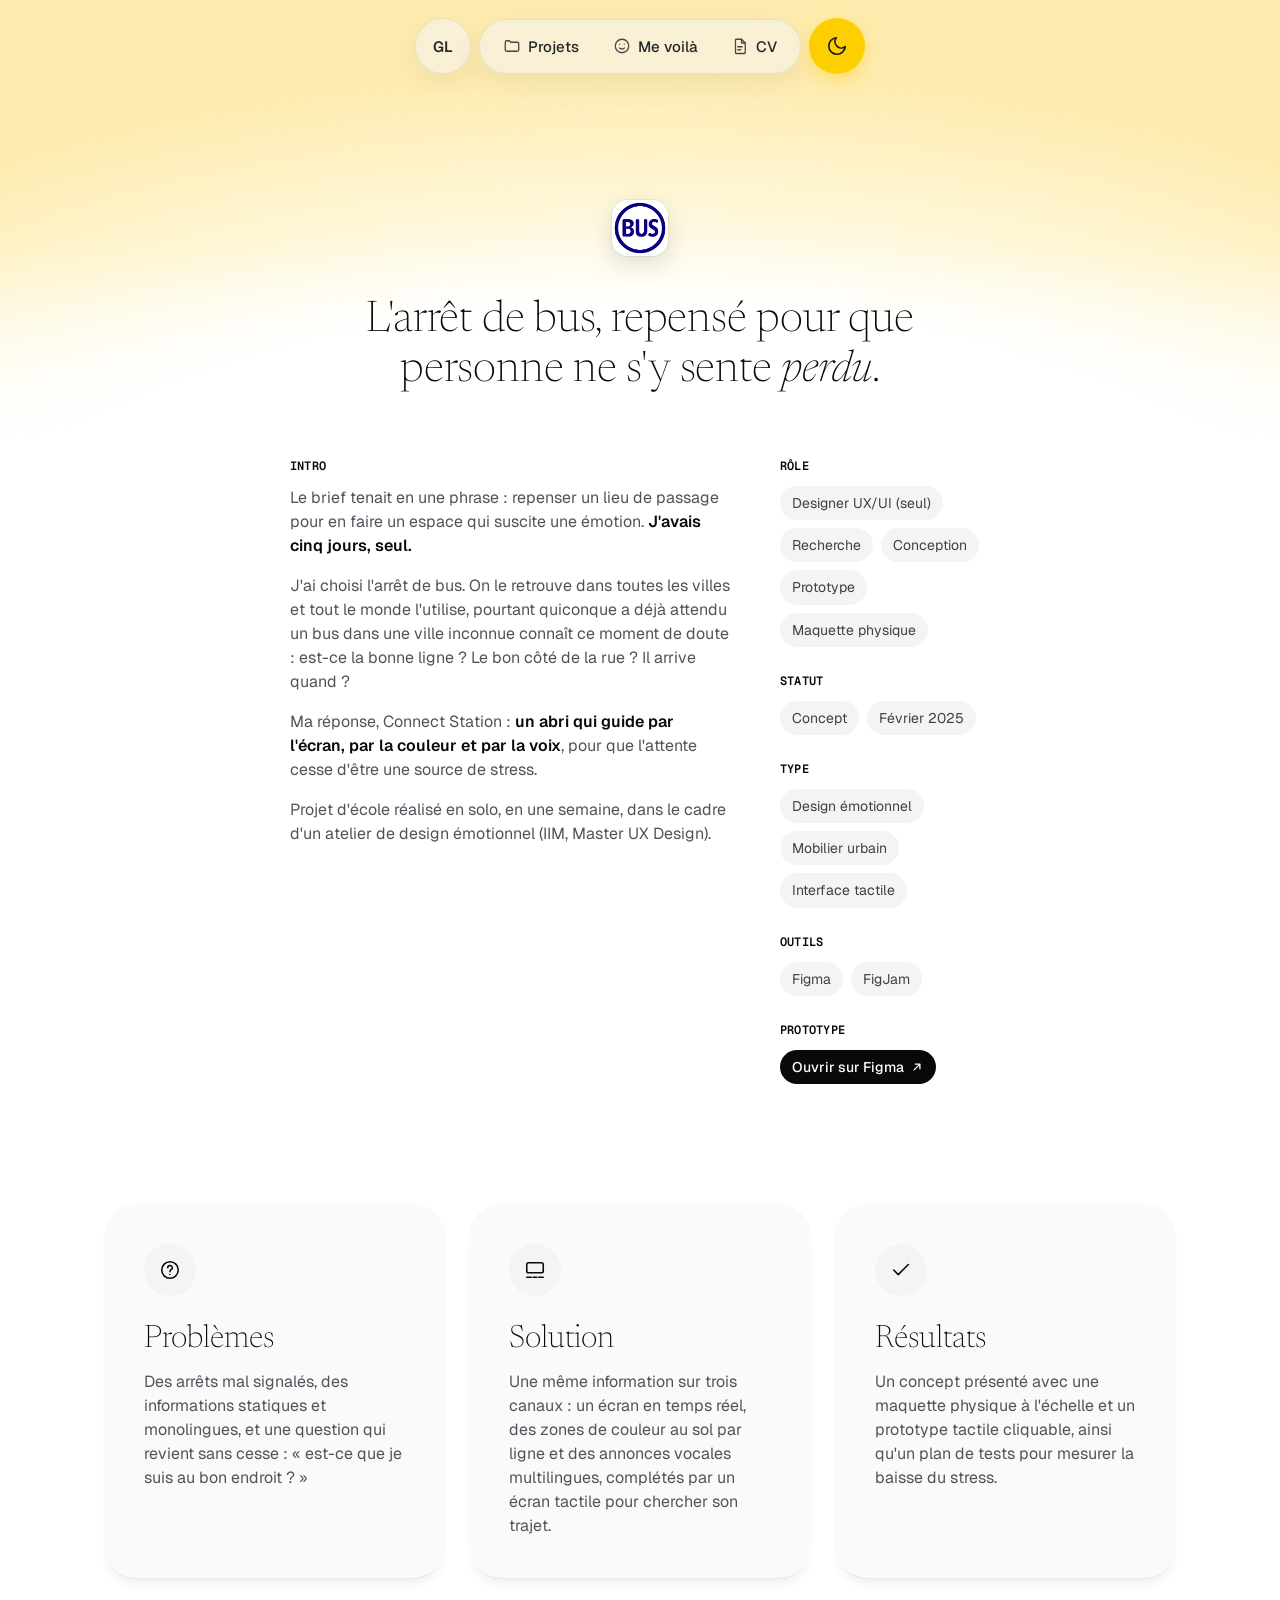
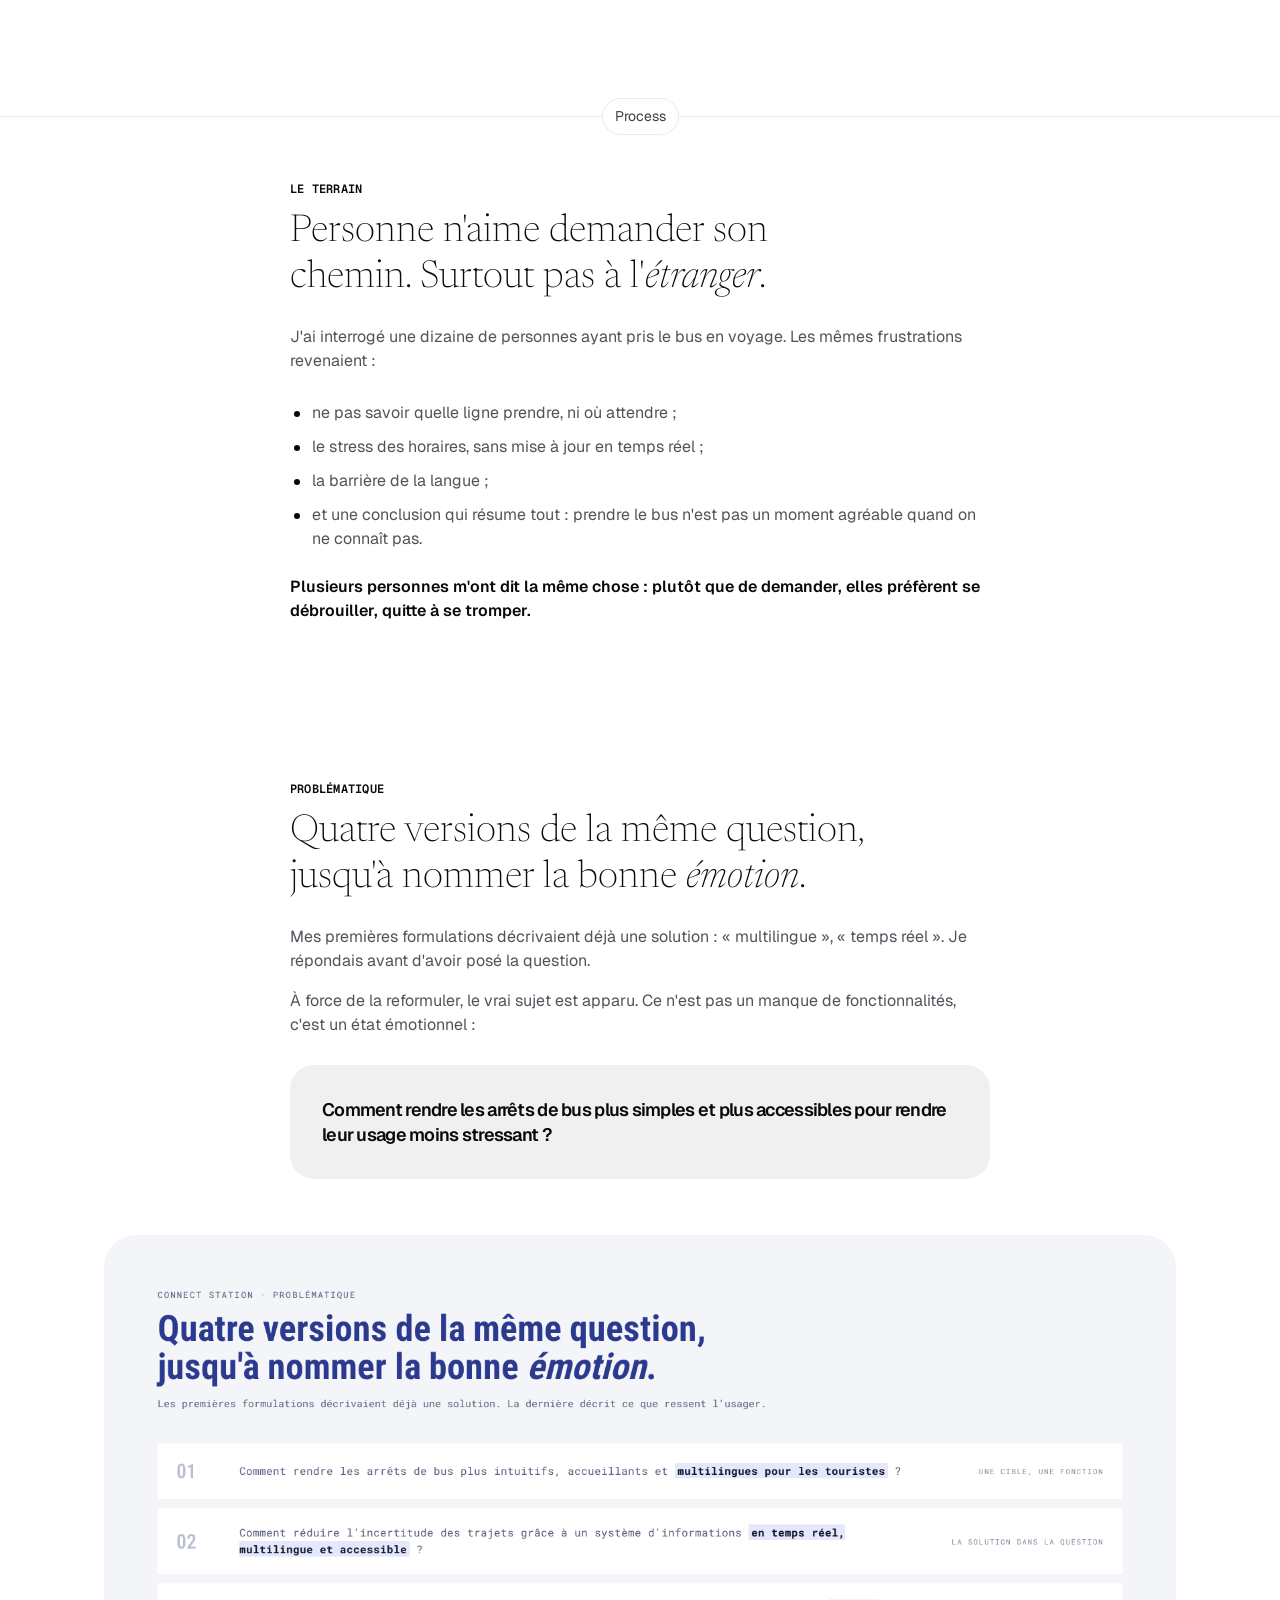
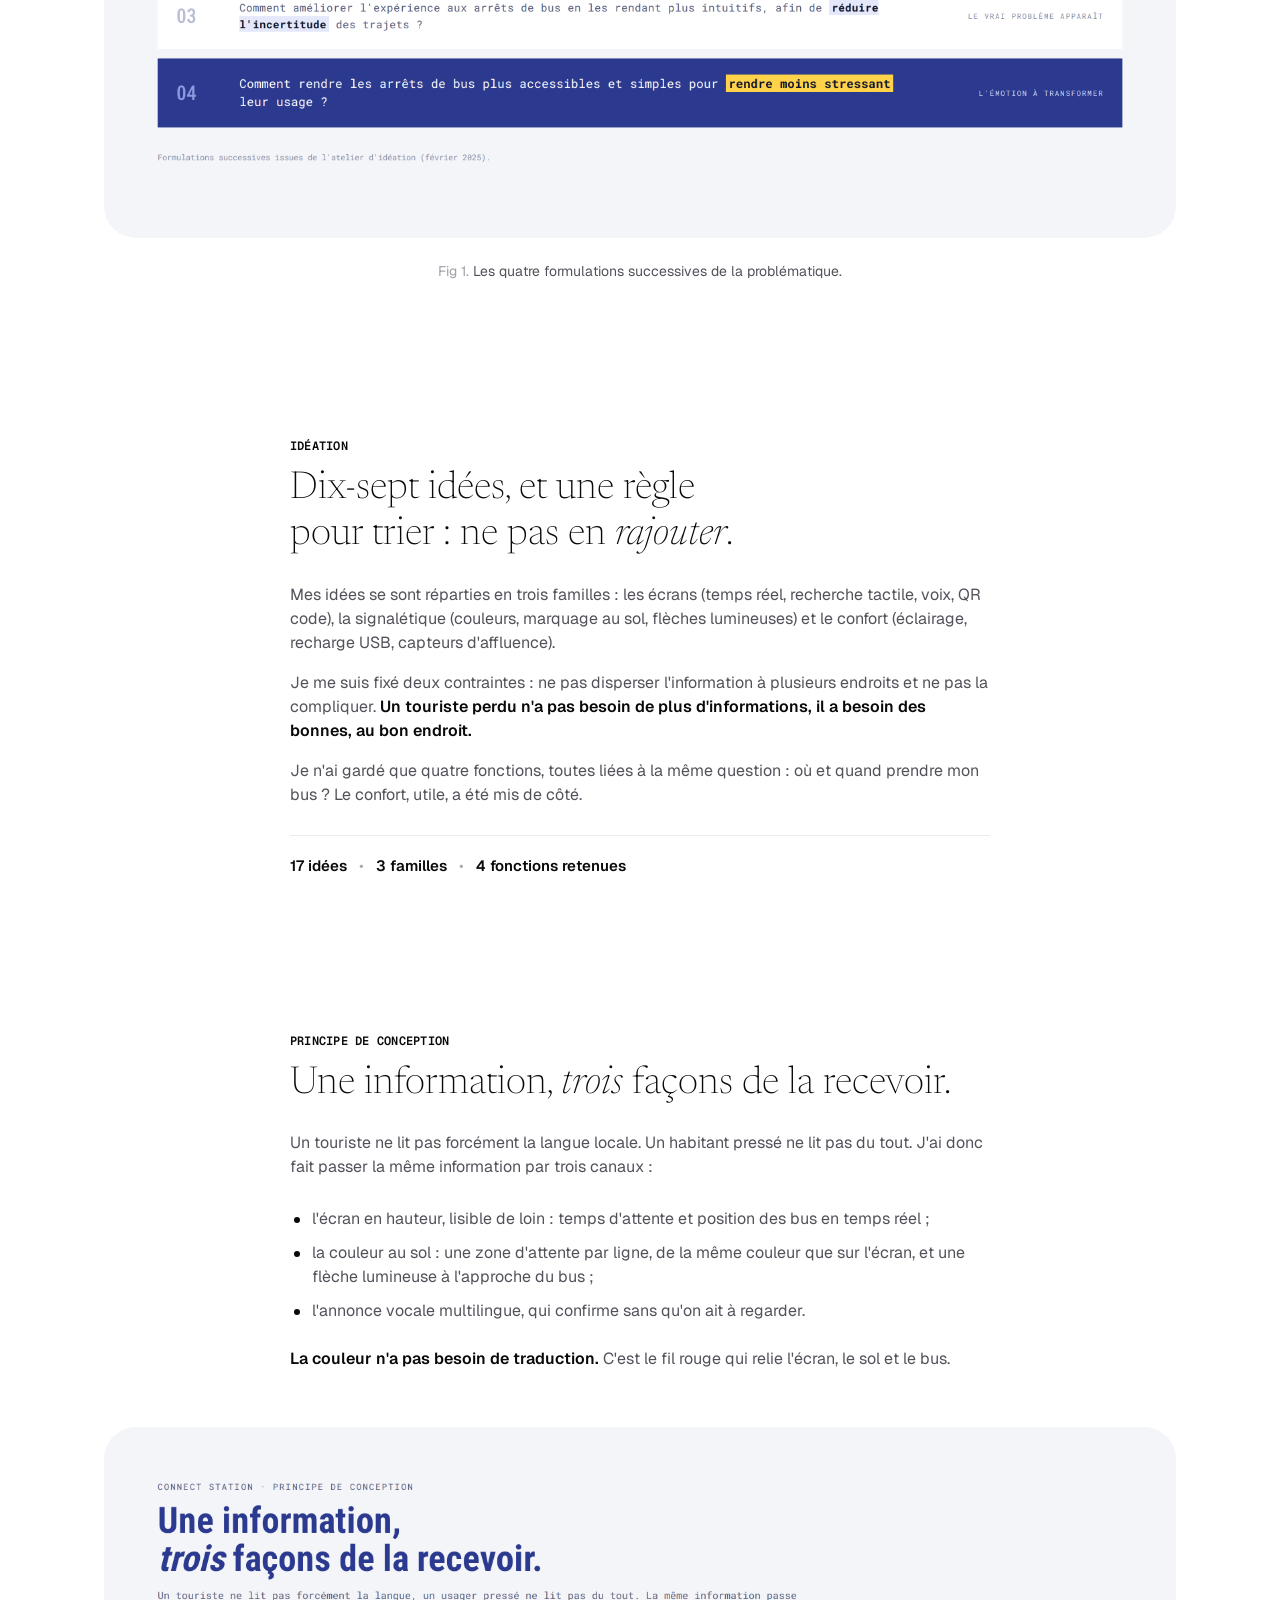
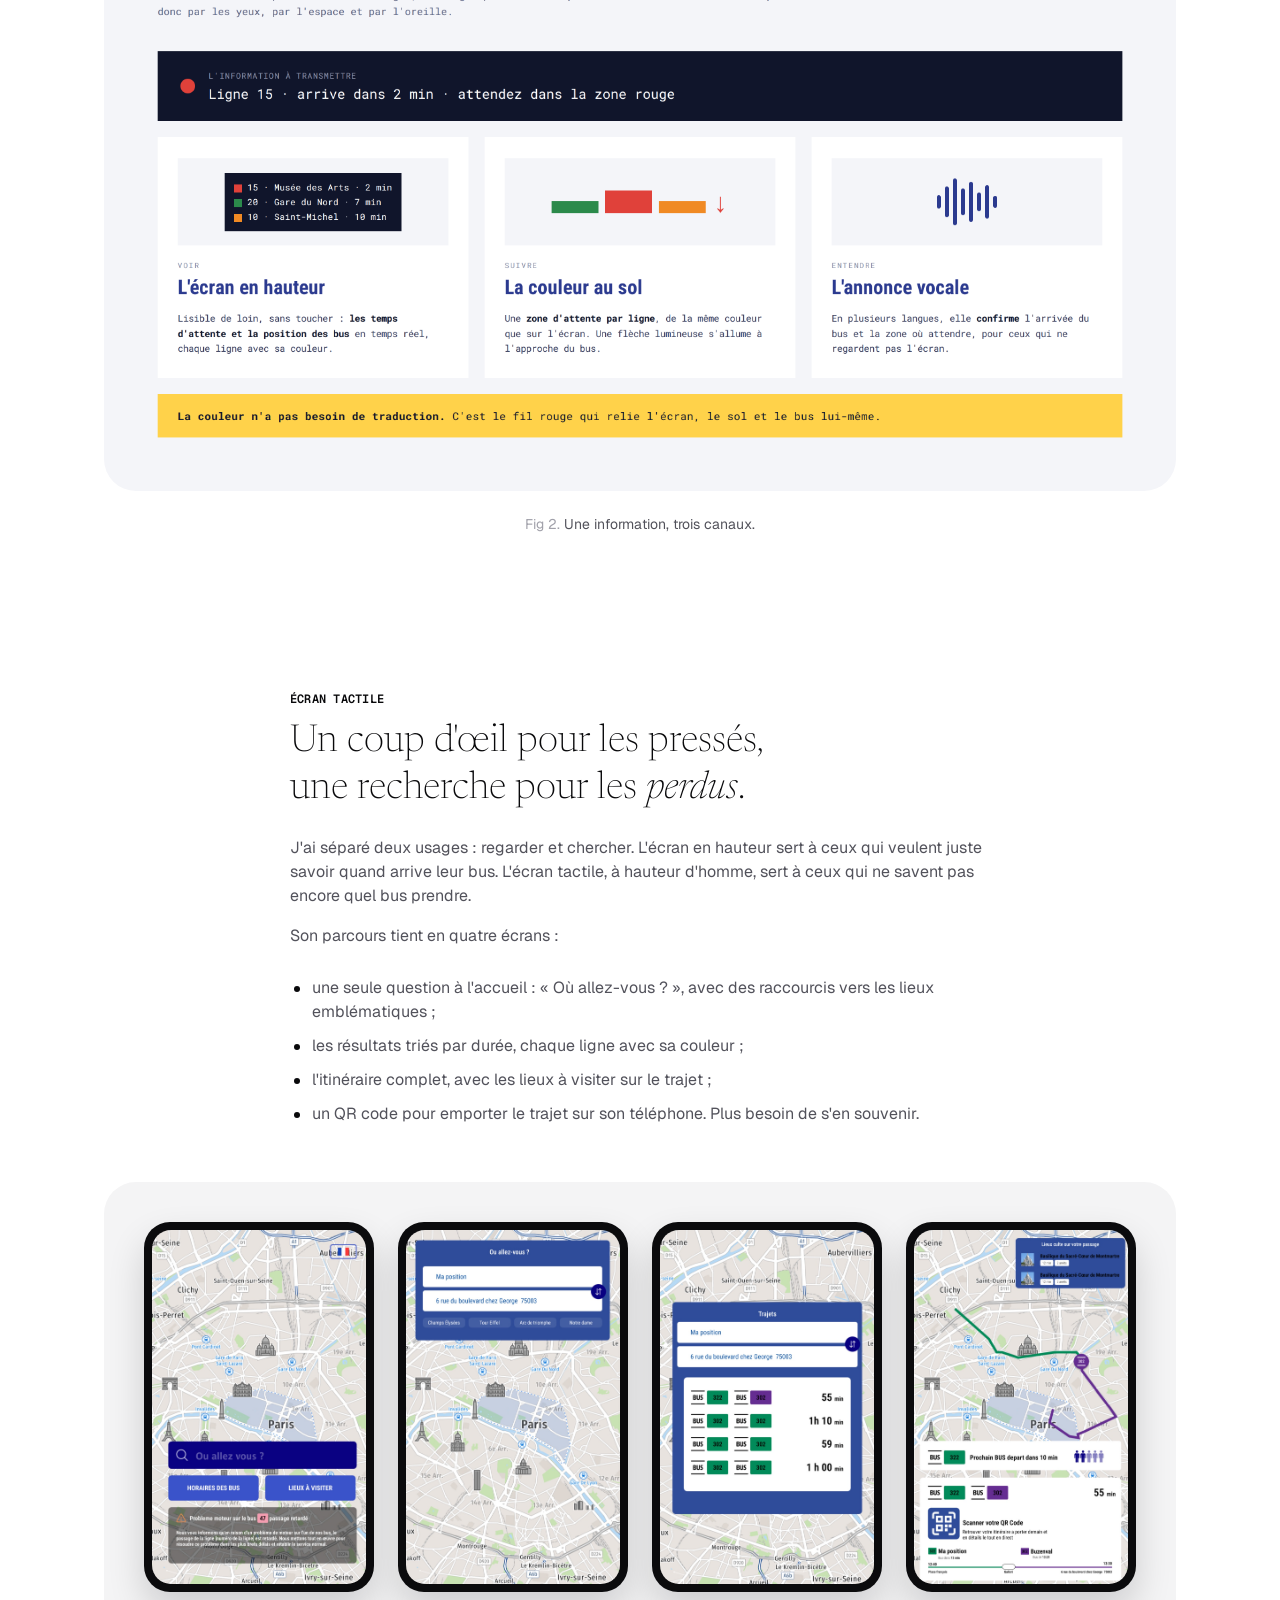
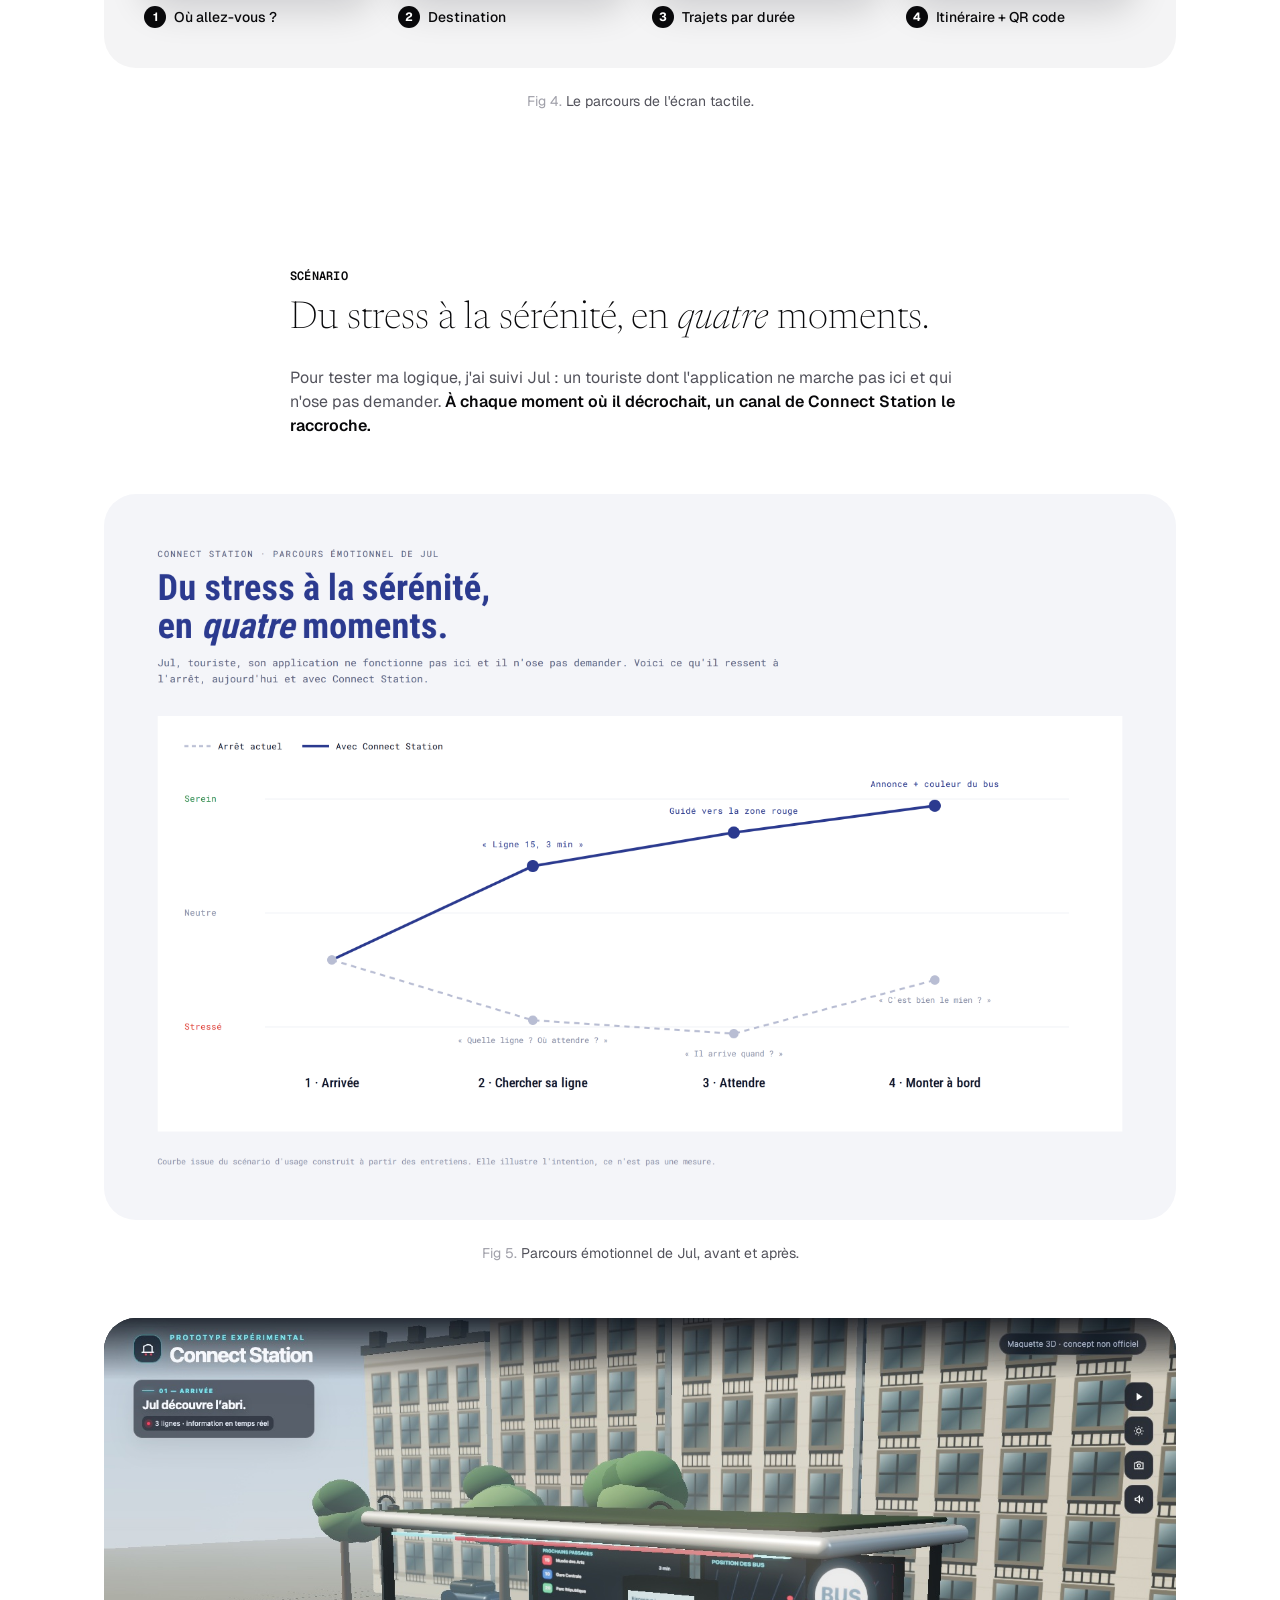
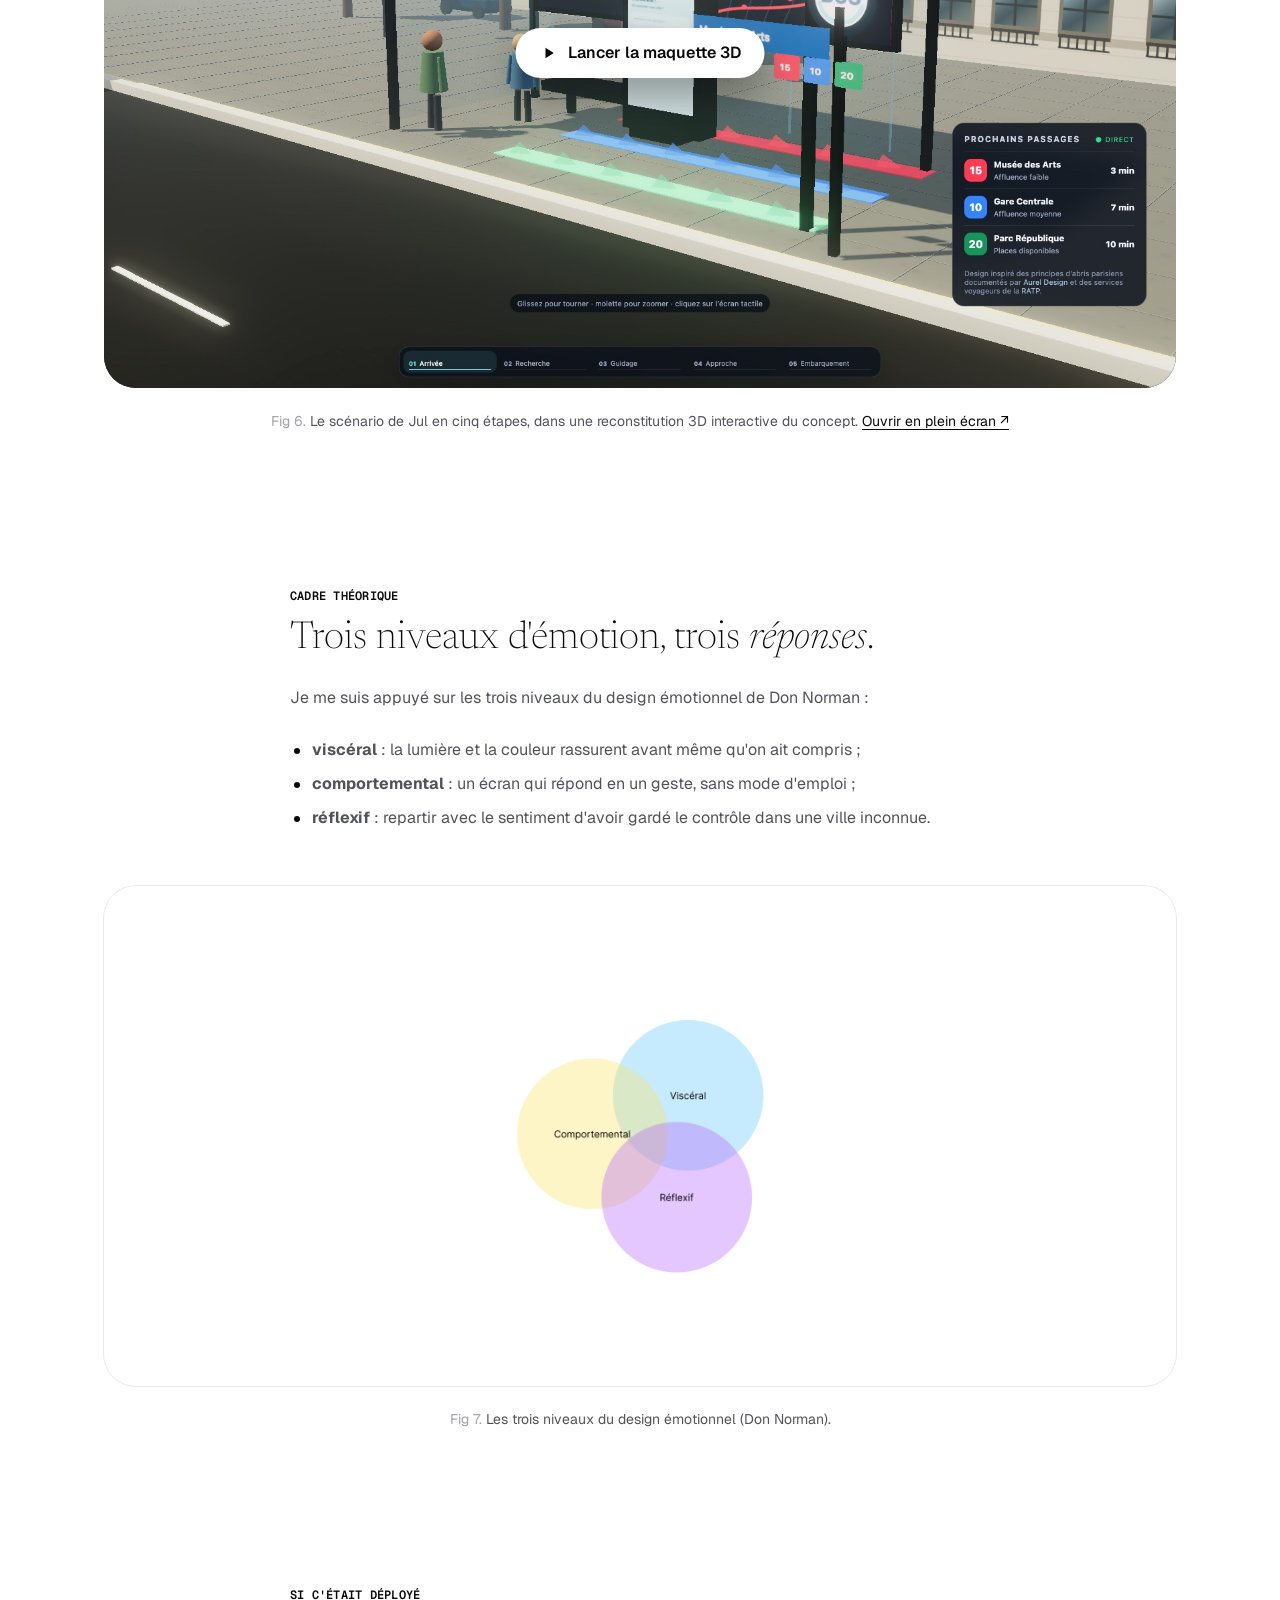
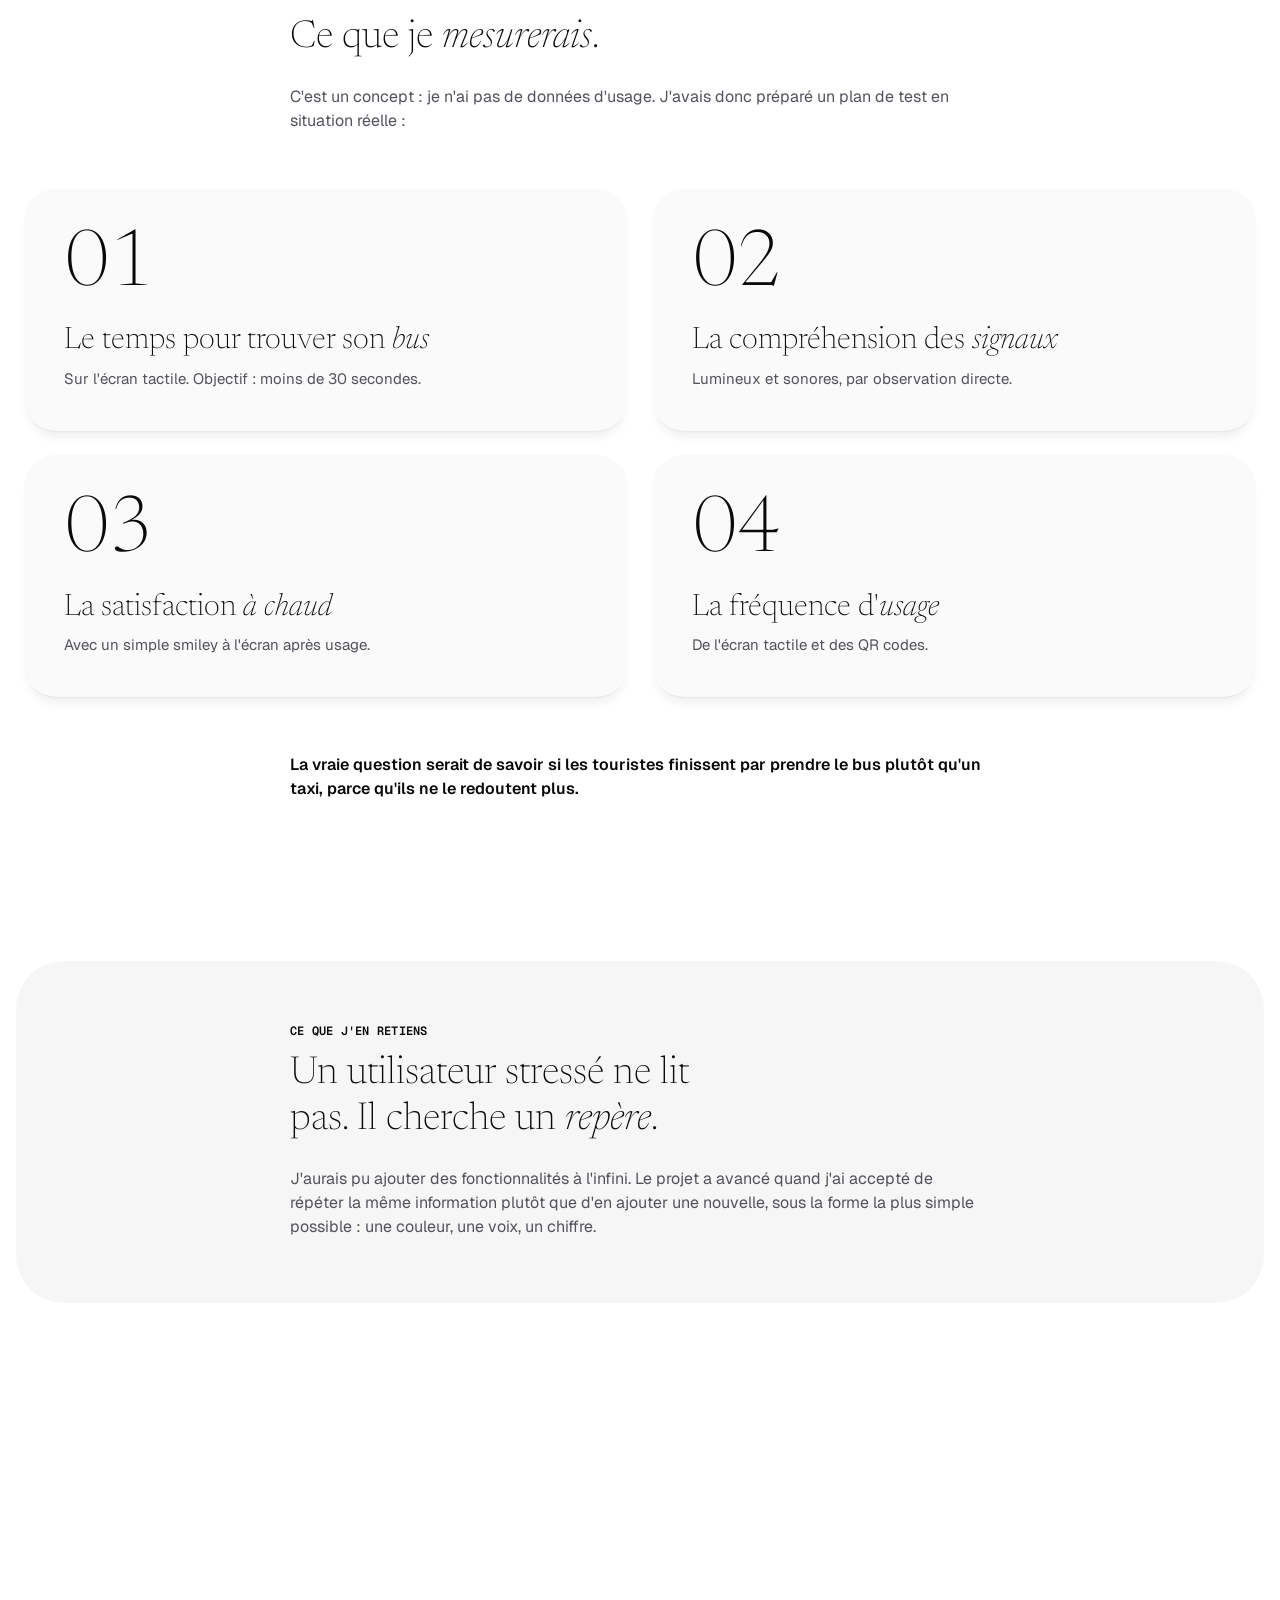
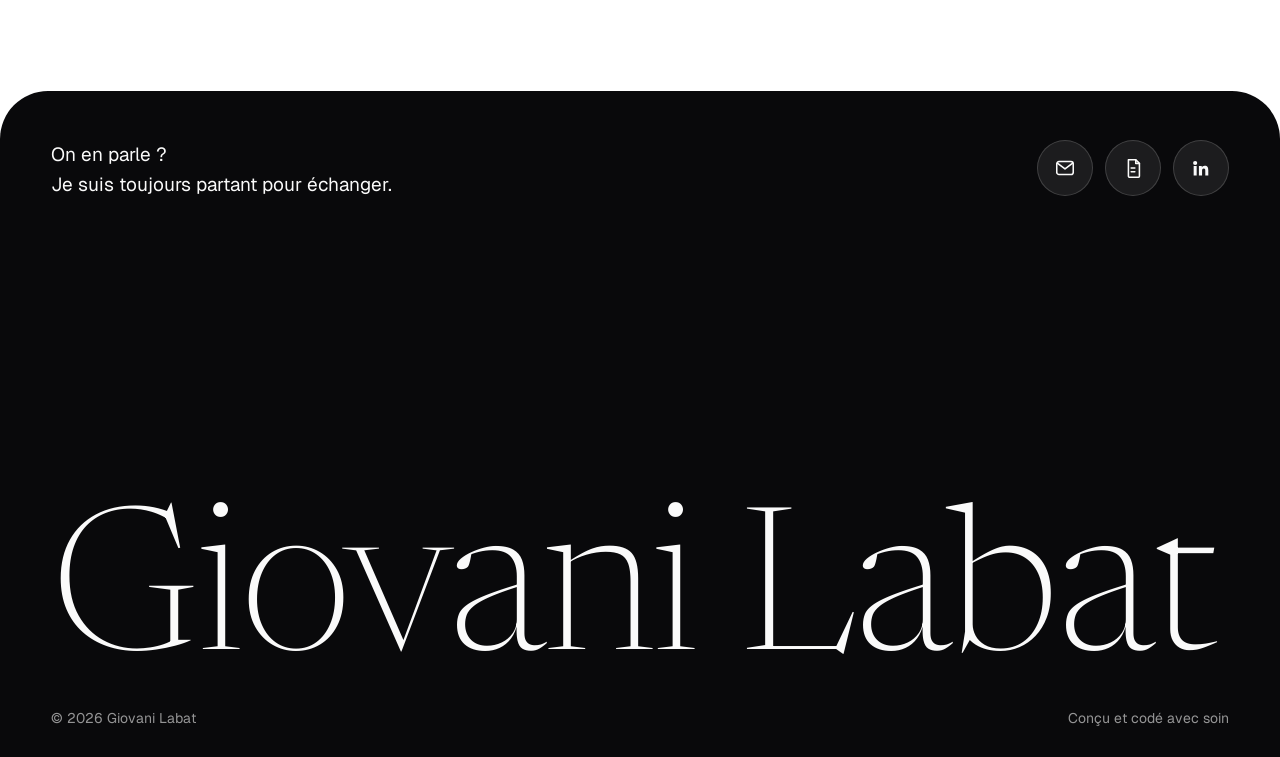
<file: connect-station.html>
<!doctype html>
<html lang="fr">
<head>
<meta charset="utf-8">
<meta name="viewport" content="width=device-width, initial-scale=1, viewport-fit=cover">
<!-- partage -->
<meta name="description" content="L'arrêt de bus, repensé pour que personne ne s'y sente perdu.">
<link rel="icon" href="assets/favicon.svg" type="image/svg+xml">
<meta property="og:type" content="website">
<meta property="og:title" content="Connect Station — Giovani Labat">
<meta property="og:description" content="L'arrêt de bus, repensé pour que personne ne s'y sente perdu.">
<meta property="og:url" content="https://giovanilabat.github.io/connect-station.html">
<meta property="og:image" content="https://giovanilabat.github.io/assets/og-image.jpg">
<meta name="twitter:card" content="summary_large_image">
<!-- /partage -->
<title>Connect Station — Étude de cas</title>
<link rel="preconnect" href="https://fonts.googleapis.com">
<link rel="preconnect" href="https://fonts.gstatic.com" crossorigin>
<link rel="stylesheet" href="https://fonts.googleapis.com/css2?family=Geist:wght@400;500;600;700&family=Geist+Mono:wght@400;500;600&family=Newsreader:ital,opsz,wght@0,6..72,200;0,6..72,300;1,6..72,200;1,6..72,300&display=swap">
<link rel="stylesheet" href="assets/css/site.css">
<script>(function(){var r=document.documentElement;r.classList.add("js");try{var t=localStorage.getItem("theme");if(t==="dark"||t==="light")r.setAttribute("data-theme",t);}catch(e){}})();</script>
</head>
<body class="p-bus">

<div class="progress" aria-hidden="true"><i id="progressBar"></i></div>

<!-- NAV -->
<div class="nav-wrap">
  <nav class="nav" aria-label="Navigation principale">
    <a class="logo" href="index.html" aria-label="Accueil">GL</a>
    <div class="nav-links">
      <a href="index.html#work" aria-current="page"><svg width="18" height="18" viewBox="0 0 24 24" fill="none" stroke="currentColor" stroke-width="1.7" stroke-linecap="round" stroke-linejoin="round"><path d="M3 7a2 2 0 0 1 2-2h3.5l2 2H19a2 2 0 0 1 2 2v8a2 2 0 0 1-2 2H5a2 2 0 0 1-2-2z"/></svg><span>Projets</span></a>
      <a href="about.html"><svg width="18" height="18" viewBox="0 0 24 24" fill="none" stroke="currentColor" stroke-width="1.7" stroke-linecap="round" stroke-linejoin="round"><circle cx="12" cy="12" r="9"/><path d="M8.5 14.5s1.3 1.5 3.5 1.5 3.5-1.5 3.5-1.5"/><path d="M9 9.5h.01M15 9.5h.01"/></svg><span>Me voilà</span></a>
      <a href="cv.html"><svg width="18" height="18" viewBox="0 0 24 24" fill="none" stroke="currentColor" stroke-width="1.7" stroke-linecap="round" stroke-linejoin="round"><path d="M7 3h7l5 5v13a1 1 0 0 1-1 1H7a1 1 0 0 1-1-1V4a1 1 0 0 1 1-1z"/><path d="M14 3v5h5M9 13h6M9 17h4"/></svg><span>CV</span></a>
    </div>
    <button class="mail tgl" id="themeToggle" type="button" aria-label="Basculer entre le mode clair et le mode sombre">
      <svg class="moon" width="22" height="22" viewBox="0 0 24 24" fill="none" stroke="#18181B" stroke-width="1.8" stroke-linecap="round" stroke-linejoin="round"><path d="M21 12.8A9 9 0 1 1 11.2 3a7 7 0 0 0 9.8 9.8z"/></svg>
      <svg class="sun" width="22" height="22" viewBox="0 0 24 24" fill="none" stroke="#18181B" stroke-width="1.8" stroke-linecap="round" stroke-linejoin="round"><circle cx="12" cy="12" r="4.2"/><path d="M12 2v2M12 20v2M4.9 4.9l1.4 1.4M17.7 17.7l1.4 1.4M2 12h2M20 12h2M4.9 19.1l1.4-1.4M17.7 6.3l1.4-1.4"/></svg>
    </button>
  </nav>
</div>


<main>
  <!-- ===================== HERO ===================== -->
  <header class="cs-hero">
    <div class="cs-icon hero-in"><img src="assets/img/bus/bus.png" alt="Connect Station"></div>
    <h1 class="cs-title serif hero-in" style="--d:.12s">L'arrêt de bus, repensé pour que personne ne s'y sente <em>perdu</em>.</h1>
  </header>

  <!-- ===================== INTRO + FICHE ===================== -->
  <section class="wrap intro" aria-label="Introduction">
    <div>
      <p class="eyebrow">Intro</p>
      <div class="prose">
        <p>Le brief tenait en une phrase : repenser un lieu de passage pour en faire un espace qui suscite une émotion. <b>J'avais cinq jours, seul.</b></p>
        <p>J'ai choisi l'arrêt de bus. On le retrouve dans toutes les villes et tout le monde l'utilise, pourtant quiconque a déjà attendu un bus dans une ville inconnue connaît ce moment de doute : est-ce la bonne ligne ? Le bon côté de la rue ? Il arrive quand ?</p>
        <p>Ma réponse, Connect Station : <b>un abri qui guide par l'écran, par la couleur et par la voix</b>, pour que l'attente cesse d'être une source de stress.</p>
        <p>Projet d'école réalisé en solo, en une semaine, dans le cadre d'un atelier de design émotionnel (IIM, Master UX Design).</p>
      </div>
    </div>
    <aside>
      <div class="meta-group">
        <p class="eyebrow">Rôle</p>
        <ul class="chips"><li>Designer UX/UI (seul)</li><li>Recherche</li><li>Conception</li><li>Prototype</li><li>Maquette physique</li></ul>
      </div>
      <div class="meta-group">
        <p class="eyebrow">Statut</p>
        <ul class="chips"><li>Concept</li><li>Février 2025</li></ul>
      </div>
      <div class="meta-group">
        <p class="eyebrow">Type</p>
        <ul class="chips"><li>Design émotionnel</li><li>Mobilier urbain</li><li>Interface tactile</li></ul>
      </div>
      <div class="meta-group">
        <p class="eyebrow">Outils</p>
        <ul class="chips"><li>Figma</li><li>FigJam</li></ul>
      </div>
      <div class="meta-group">
        <p class="eyebrow">Prototype</p>
        <ul class="chips"><li><a href="https://www.figma.com/proto/bDGxtRUj5rUmNQsncSSBvU/bus?page-id=0%3A1&amp;node-id=24-22&amp;p=f&amp;viewport=406%2C-27%2C0.12&amp;t=PDZpW72bD2VVvmeI-1&amp;scaling=scale-down&amp;content-scaling=fixed&amp;starting-point-node-id=24%3A22" target="_blank" rel="noopener">Ouvrir sur Figma <svg width="14" height="14" viewBox="0 0 24 24" fill="none" stroke="currentColor" stroke-width="2.2" stroke-linecap="round" stroke-linejoin="round"><path d="M7 17 17 7M9 7h8v8"/></svg></a></li></ul>
      </div>
    </aside>
  </section>

  <!-- ===================== PROBLÈMES / SOLUTION / RÉSULTATS ===================== -->
  <section class="wide cards3" aria-label="En bref">
    <article class="card">
      <span class="ic"><svg width="22" height="22" viewBox="0 0 24 24" fill="none" stroke="currentColor" stroke-width="1.7" stroke-linecap="round" stroke-linejoin="round"><circle cx="12" cy="12" r="9"/><path d="M9.5 9.5a2.5 2.5 0 1 1 3.5 2.3c-.6.3-1 .9-1 1.6v.4M12 17h.01"/></svg></span>
      <h4 class="serif">Problèmes</h4>
      <p>Des arrêts mal signalés, des informations statiques et monolingues, et une question qui revient sans cesse : « est-ce que je suis au bon endroit ? »</p>
    </article>
    <article class="card">
      <span class="ic"><svg width="22" height="22" viewBox="0 0 24 24" fill="none" stroke="currentColor" stroke-width="1.7" stroke-linecap="round" stroke-linejoin="round"><rect x="3" y="4" width="18" height="11" rx="2"/><path d="M3 20h5M10 20h4M16 20h5"/></svg></span>
      <h4 class="serif">Solution</h4>
      <p>Une même information sur trois canaux : un écran en temps réel, des zones de couleur au sol par ligne et des annonces vocales multilingues, complétés par un écran tactile pour chercher son trajet.</p>
    </article>
    <article class="card">
      <span class="ic"><svg width="22" height="22" viewBox="0 0 24 24" fill="none" stroke="currentColor" stroke-width="1.7" stroke-linecap="round" stroke-linejoin="round"><path d="M20 6 9 17l-5-5"/></svg></span>
      <h4 class="serif">Résultats</h4>
      <p>Un concept présenté avec une maquette physique à l'échelle et un prototype tactile cliquable, ainsi qu'un plan de tests pour mesurer la baisse du stress.</p>
    </article>
  </section>

  <!-- ===================== ÉCRANS FINAUX ===================== -->

  
  <div class="divider"><span>Process</span></div>

  <!-- ===================== LE TERRAIN ===================== -->
  <section class="chapter" aria-labelledby="ch1" style="margin-top:0">
    <div class="wrap">
      <p class="eyebrow">Le terrain</p>
      <h3 class="h3 serif" id="ch1">Personne n'aime demander son chemin. Surtout pas à l'<em>étranger</em>.</h3>
      <div class="prose">
        <p>J'ai interrogé une dizaine de personnes ayant pris le bus en voyage. Les mêmes frustrations revenaient :</p>
      </div>
      <div class="didit">
        <ul>
          <li>ne pas savoir quelle ligne prendre, ni où attendre ;</li>
          <li>le stress des horaires, sans mise à jour en temps réel ;</li>
          <li>la barrière de la langue ;</li>
          <li>et une conclusion qui résume tout : prendre le bus n'est pas un moment agréable quand on ne connaît pas.</li>
        </ul>
      </div>
      <div class="prose">
        <p><b>Plusieurs personnes m'ont dit la même chose : plutôt que de demander, elles préfèrent se débrouiller, quitte à se tromper.</b></p>
      </div>
    </div>
  </section>

  <!-- ===================== PROBLÉMATIQUE ===================== -->
  <section class="chapter" aria-labelledby="ch2">
    <div class="wrap">
      <p class="eyebrow">Problématique</p>
      <h3 class="h3 serif" id="ch2">Quatre versions de la même question, jusqu'à nommer la bonne <em>émotion</em>.</h3>
      <div class="prose">
        <p>Mes premières formulations décrivaient déjà une solution : « multilingue », « temps réel ». Je répondais avant d'avoir posé la question.</p>
        <p>À force de la reformuler, le vrai sujet est apparu. Ce n'est pas un manque de fonctionnalités, c'est un état émotionnel :</p>
      </div>
      <p class="callout">Comment rendre les arrêts de bus plus simples et plus accessibles pour rendre leur usage moins stressant ?</p>
    </div>
    <figure class="wide fig">
      <div class="panel bleed"><img src="assets/img/bus/01-problematique-4-versions.png" alt="Les quatre formulations successives de la problématique, de la fonction à l'émotion" loading="lazy"></div>
      <figcaption><span class="n">Fig 1.</span> Les quatre formulations successives de la problématique.</figcaption>
    </figure>
  </section>

  <!-- ===================== IDÉATION ===================== -->
  <section class="chapter" aria-labelledby="ch3">
    <div class="wrap">
      <p class="eyebrow">Idéation</p>
      <h3 class="h3 serif" id="ch3">Dix-sept idées, et une règle pour trier : ne pas en <em>rajouter</em>.</h3>
      <div class="prose">
        <p>Mes idées se sont réparties en trois familles : les écrans (temps réel, recherche tactile, voix, QR code), la signalétique (couleurs, marquage au sol, flèches lumineuses) et le confort (éclairage, recharge USB, capteurs d'affluence).</p>
        <p>Je me suis fixé deux contraintes : ne pas disperser l'information à plusieurs endroits et ne pas la compliquer. <b>Un touriste perdu n'a pas besoin de plus d'informations, il a besoin des bonnes, au bon endroit.</b></p>
        <p>Je n'ai gardé que quatre fonctions, toutes liées à la même question : où et quand prendre mon bus ? Le confort, utile, a été mis de côté.</p>
      </div>
      <p class="proof"><span>17 idées</span><span class="dot">•</span><span>3 familles</span><span class="dot">•</span><span>4 fonctions retenues</span></p>
    </div>
  </section>

  <!-- ===================== PRINCIPE DE CONCEPTION ===================== -->
  <section class="chapter" aria-labelledby="ch4">
    <div class="wrap">
      <p class="eyebrow">Principe de conception</p>
      <h3 class="h3 serif" id="ch4">Une information, <em>trois</em> façons de la recevoir.</h3>
      <div class="prose">
        <p>Un touriste ne lit pas forcément la langue locale. Un habitant pressé ne lit pas du tout. J'ai donc fait passer la même information par trois canaux :</p>
      </div>
      <div class="didit">
        <ul>
          <li>l'écran en hauteur, lisible de loin : temps d'attente et position des bus en temps réel ;</li>
          <li>la couleur au sol : une zone d'attente par ligne, de la même couleur que sur l'écran, et une flèche lumineuse à l'approche du bus ;</li>
          <li>l'annonce vocale multilingue, qui confirme sans qu'on ait à regarder.</li>
        </ul>
      </div>
      <div class="prose">
        <p><b>La couleur n'a pas besoin de traduction.</b> C'est le fil rouge qui relie l'écran, le sol et le bus.</p>
      </div>
    </div>
    <figure class="wide fig">
      <div class="panel bleed"><img src="assets/img/bus/02-une-info-trois-canaux.png" alt="Une information, trois canaux : voir l'écran, suivre la couleur au sol, entendre l'annonce" loading="lazy"></div>
      <figcaption><span class="n">Fig 2.</span> Une information, trois canaux.</figcaption>
    </figure>

  </section>

  <!-- ===================== ÉCRAN TACTILE ===================== -->
  <section class="chapter" aria-labelledby="ch5">
    <div class="wrap">
      <p class="eyebrow">Écran tactile</p>
      <h3 class="h3 serif" id="ch5">Un coup d'œil pour les pressés, une recherche pour les <em>perdus</em>.</h3>
      <div class="prose">
        <p>J'ai séparé deux usages : regarder et chercher. L'écran en hauteur sert à ceux qui veulent juste savoir quand arrive leur bus. L'écran tactile, à hauteur d'homme, sert à ceux qui ne savent pas encore quel bus prendre.</p>
        <p>Son parcours tient en quatre écrans :</p>
      </div>
      <div class="didit">
        <ul>
          <li>une seule question à l'accueil : « Où allez-vous ? », avec des raccourcis vers les lieux emblématiques ;</li>
          <li>les résultats triés par durée, chaque ligne avec sa couleur ;</li>
          <li>l'itinéraire complet, avec les lieux à visiter sur le trajet ;</li>
          <li>un QR code pour emporter le trajet sur son téléphone. Plus besoin de s'en souvenir.</li>
        </ul>
      </div>
    </div>
    <figure class="wide fig">
      <div class="panel">
        <ol class="flow">
          <li><div class="tablet"><img src="assets/img/bus/ecran-1.jpg" alt="Étape 1 : l'accueil pose une seule question, « Où allez-vous ? »" loading="lazy"></div><span><b>1</b> Où allez-vous ?</span></li>
          <li><div class="tablet"><img src="assets/img/bus/ecran-2.jpg" alt="Étape 2 : saisie de la destination, avec des raccourcis vers les lieux emblématiques" loading="lazy"></div><span><b>2</b> Destination</span></li>
          <li><div class="tablet"><img src="assets/img/bus/ecran-3.jpg" alt="Étape 3 : les trajets triés par durée, chaque ligne avec sa couleur" loading="lazy"></div><span><b>3</b> Trajets par durée</span></li>
          <li><div class="tablet"><img src="assets/img/bus/ecran-4.jpg" alt="Étape 4 : l'itinéraire, les lieux à visiter et le QR code" loading="lazy"></div><span><b>4</b> Itinéraire + QR code</span></li>
        </ol>
      </div>
      <figcaption><span class="n">Fig 4.</span> Le parcours de l'écran tactile.</figcaption>
     
    </figure>
  </section>

  <!-- ===================== SCÉNARIO ===================== -->
  <section class="chapter" aria-labelledby="ch6">
    <div class="wrap">
      <p class="eyebrow">Scénario</p>
      <h3 class="h3 serif" id="ch6">Du stress à la sérénité, en <em>quatre</em> moments.</h3>
      <div class="prose">
        <p>Pour tester ma logique, j'ai suivi Jul : un touriste dont l'application ne marche pas ici et qui n'ose pas demander. <b>À chaque moment où il décrochait, un canal de Connect Station le raccroche.</b></p>
      </div>
    </div>
    <figure class="wide fig">
      <div class="panel bleed"><img src="assets/img/bus/03-parcours-emotionnel-jul.png" alt="Parcours émotionnel de Jul : stressé à l'arrêt actuel, serein avec Connect Station" loading="lazy"></div>
      <figcaption><span class="n">Fig 5.</span> Parcours émotionnel de Jul, avant et après.</figcaption>
    </figure>
    <figure class="wide fig">
      <div class="viewer" id="viewer3d">
        <img class="viewer-poster" src="assets/img/bus/3d-apercu.jpg" alt="Aperçu de la maquette 3D : l'abri Connect Station, ses écrans et ses zones de couleur au sol" loading="lazy">
        <button class="viewer-play" type="button" id="play3d">
          <svg width="18" height="18" viewBox="0 0 24 24" fill="currentColor"><path d="M8 5v14l11-7z"/></svg>
          Lancer la maquette 3D
        </button>
        <button class="viewer-close" type="button" id="close3d" hidden aria-label="Fermer la maquette 3D">
          <svg width="18" height="18" viewBox="0 0 24 24" fill="none" stroke="currentColor" stroke-width="2" stroke-linecap="round"><path d="M6 6l12 12M18 6 6 18"/></svg>
        </button>
      </div>
      <figcaption><span class="n">Fig 6.</span> Le scénario de Jul en cinq étapes, dans une reconstitution 3D interactive du concept. <a class="inline-link" href="assets/3d/connect-station/index.html" target="_blank" rel="noopener">Ouvrir en plein écran ↗</a></figcaption>
    </figure>
  </section>

  <!-- ===================== CADRE THÉORIQUE ===================== -->
  <section class="chapter" aria-labelledby="ch7">
    <div class="wrap">
      <p class="eyebrow">Cadre théorique</p>
      <h3 class="h3 serif" id="ch7">Trois niveaux d'émotion, trois <em>réponses</em>.</h3>
      <div class="prose">
        <p>Je me suis appuyé sur les trois niveaux du design émotionnel de Don Norman :</p>
      </div>
      <div class="didit">
        <ul>
          <li><b>viscéral</b> : la lumière et la couleur rassurent avant même qu'on ait compris ;</li>
          <li><b>comportemental</b> : un écran qui répond en un geste, sans mode d'emploi ;</li>
          <li><b>réflexif</b> : repartir avec le sentiment d'avoir gardé le contrôle dans une ville inconnue.</li>
        </ul>
      </div>
    </div>
    <figure class="wide fig">
      <div class="panel white"><img class="venn" src="assets/img/bus/schema.png" alt="Schéma des trois niveaux du design émotionnel : viscéral, comportemental, réflexif" loading="lazy"></div>
      <figcaption><span class="n">Fig 7.</span> Les trois niveaux du design émotionnel (Don Norman).</figcaption>
    </figure>
  </section>

  <!-- ===================== SI C'ÉTAIT DÉPLOYÉ ===================== -->
  <section class="chapter" aria-labelledby="ch8">
    <div class="wrap">
      <p class="eyebrow">Si c'était déployé</p>
      <h3 class="h3 serif" id="ch8">Ce que je <em>mesurerais</em>.</h3>
      <div class="prose">
        <p>C'est un concept : je n'ai pas de données d'usage. J'avais donc préparé un plan de test en situation réelle :</p>
      </div>
    </div>
    <div class="stats">
      <article class="stat">
        <span class="num serif">01</span>
        <h4 class="serif">Le temps pour trouver son <em>bus</em></h4>
        <p>Sur l'écran tactile. Objectif : moins de 30 secondes.</p>
      </article>
      <article class="stat">
        <span class="num serif">02</span>
        <h4 class="serif">La compréhension des <em>signaux</em></h4>
        <p>Lumineux et sonores, par observation directe.</p>
      </article>
      <article class="stat">
        <span class="num serif">03</span>
        <h4 class="serif">La satisfaction <em>à chaud</em></h4>
        <p>Avec un simple smiley à l'écran après usage.</p>
      </article>
      <article class="stat">
        <span class="num serif">04</span>
        <h4 class="serif">La fréquence d'<em>usage</em></h4>
        <p>De l'écran tactile et des QR codes.</p>
      </article>
    </div>
    <div class="wrap">
      <div class="prose" style="margin-top:56px">
        <p><b>La vraie question serait de savoir si les touristes finissent par prendre le bus plutôt qu'un taxi, parce qu'ils ne le redoutent plus.</b></p>
      </div>
    </div>
  </section>

  <!-- ===================== CE QUE J'EN RETIENS ===================== -->
  <section class="learn" aria-labelledby="learn">
    <div class="wrap">
      <p class="eyebrow">Ce que j'en retiens</p>
      <h3 class="h3 serif" id="learn">Un utilisateur stressé ne lit pas. Il cherche un <em>repère</em>.</h3>
      <div class="prose">
        <p>J'aurais pu ajouter des fonctionnalités à l'infini. Le projet a avancé quand j'ai accepté de répéter la même information plutôt que d'en ajouter une nouvelle, sous la forme la plus simple possible : une couleur, une voix, un chiffre.</p>
      </div>
    </div>
  </section>

  <!-- ===================== PROJET SUIVANT ===================== -->
  <section class="next" aria-label="Projet suivant">
    <p class="eyebrow" style="color:var(--faint)">Projet suivant</p>
    <a class="serif" href="bellross.html">Bell &amp; Ross
      <svg width="34" height="34" viewBox="0 0 24 24" fill="none" stroke="currentColor" stroke-width="1.4" stroke-linecap="round" stroke-linejoin="round"><path d="M5 12h14M13 6l6 6-6 6"/></svg>
    </a>
  </section>
</main>

<!-- ===================== FOOTER ===================== -->
<footer class="site-footer" id="contact">
  <div class="foot-row">
    <p class="foot-connect">On en parle ?<br>Je suis toujours partant pour échanger.</p>
    <div class="foot-socials">
      <a href="mailto:giovanilabat971@gmail.com" aria-label="M'écrire un email"><svg width="22" height="22" viewBox="0 0 24 24" fill="none" stroke="currentColor" stroke-width="1.7" stroke-linecap="round" stroke-linejoin="round"><rect x="3" y="5" width="18" height="14" rx="2.5"/><path d="m4 7 8 6 8-6"/></svg></a>
      <a href="cv.html" aria-label="CV"><svg width="22" height="22" viewBox="0 0 24 24" fill="none" stroke="currentColor" stroke-width="1.7" stroke-linecap="round" stroke-linejoin="round"><path d="M7 3h8l4 4v14a1 1 0 0 1-1 1H8a1 1 0 0 1-1-1z"/><path d="M15 3v4h4M10 12h4M10 16h4"/></svg></a>
      <a href="https://www.linkedin.com/in/giovani-labat" target="_blank" rel="noopener" aria-label="LinkedIn"><svg width="20" height="20" viewBox="0 0 24 24" fill="currentColor"><path d="M4.98 3.5A2.5 2.5 0 1 0 5 8.5 2.5 2.5 0 0 0 4.98 3.5zM3.2 9.5h3.6V21H3.2zM9.5 9.5h3.45v1.57h.05c.48-.9 1.66-1.85 3.42-1.85 3.66 0 4.33 2.4 4.33 5.53V21h-3.6v-5.4c0-1.29-.02-2.95-1.8-2.95-1.8 0-2.07 1.4-2.07 2.85V21H9.5z"/></svg></a>
    </div>
  </div>
  <div class="foot-name">Giovani Labat</div>
  <div class="foot-bottom">
    <span>© 2026 Giovani Labat</span>
    <span>Conçu et codé avec soin</span>
  </div>
</footer>

<script src="assets/js/site.js" defer></script>
</body>
</html>
</file>
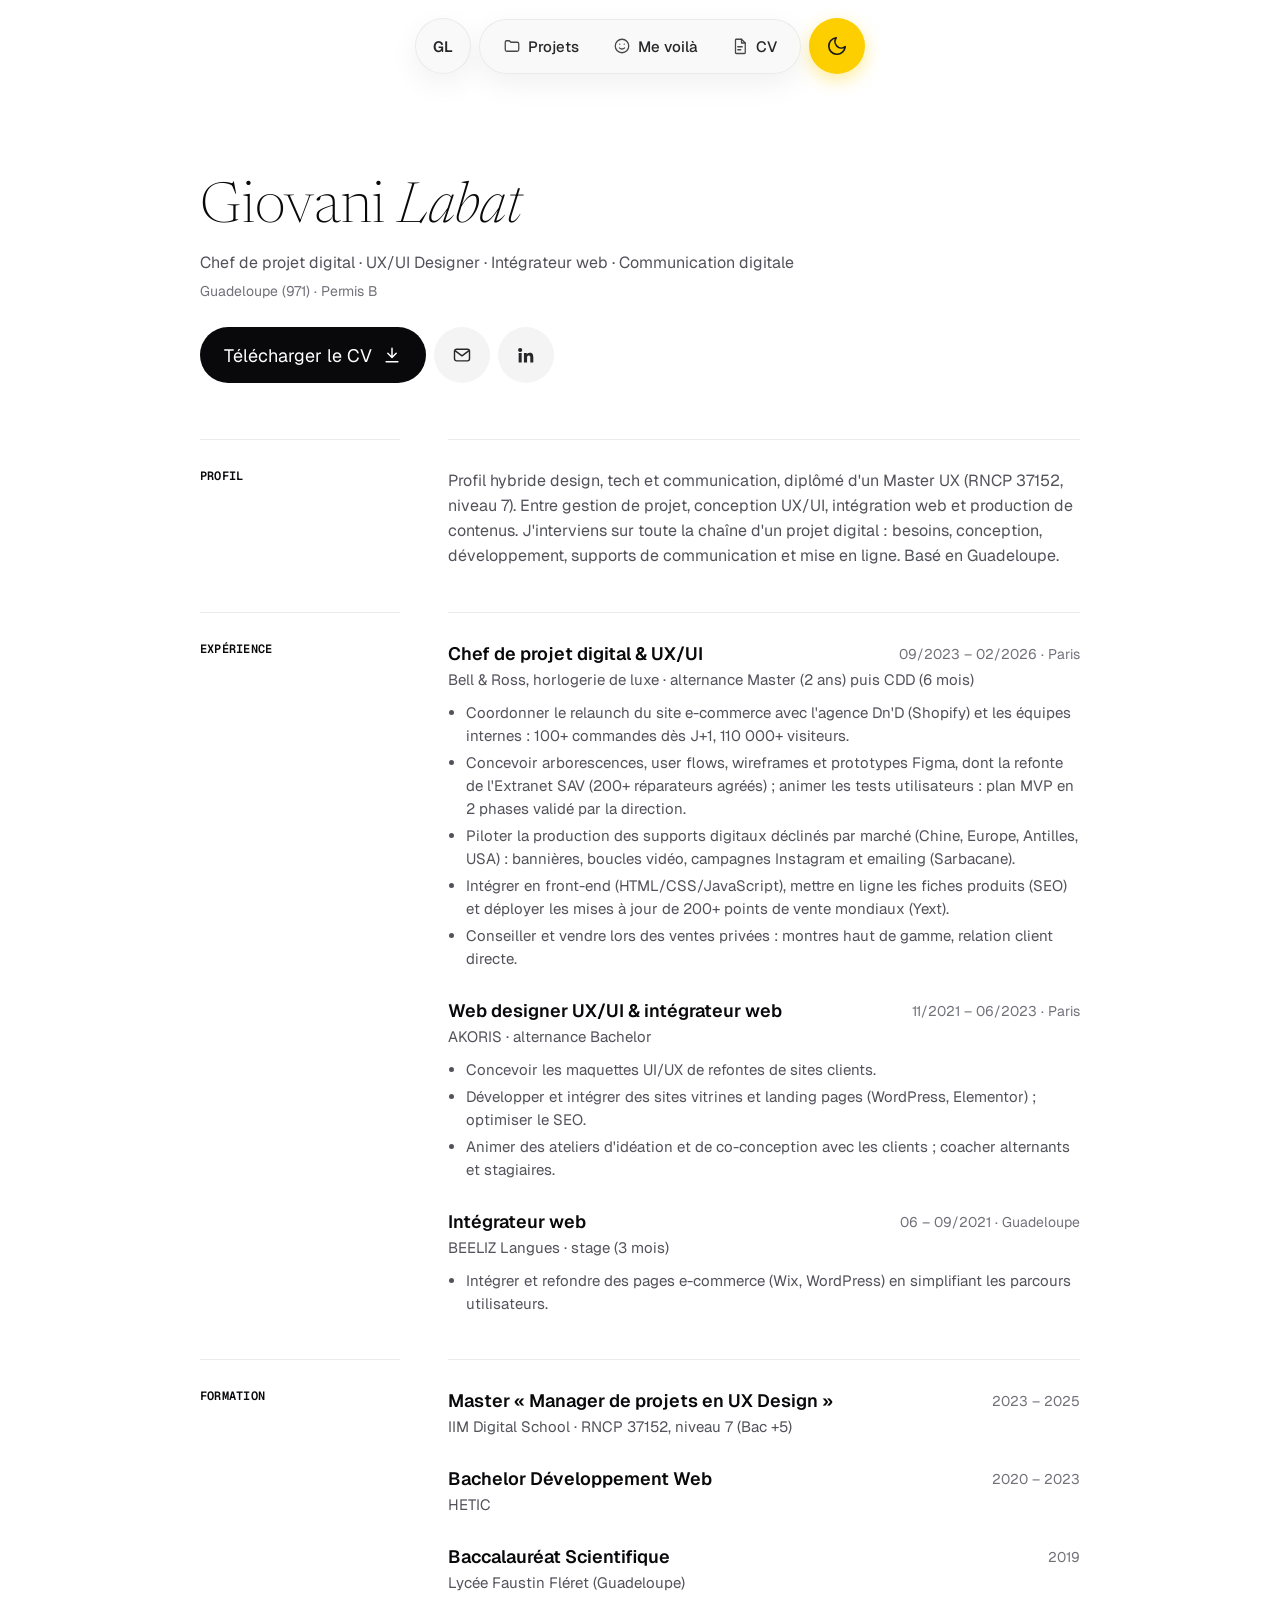
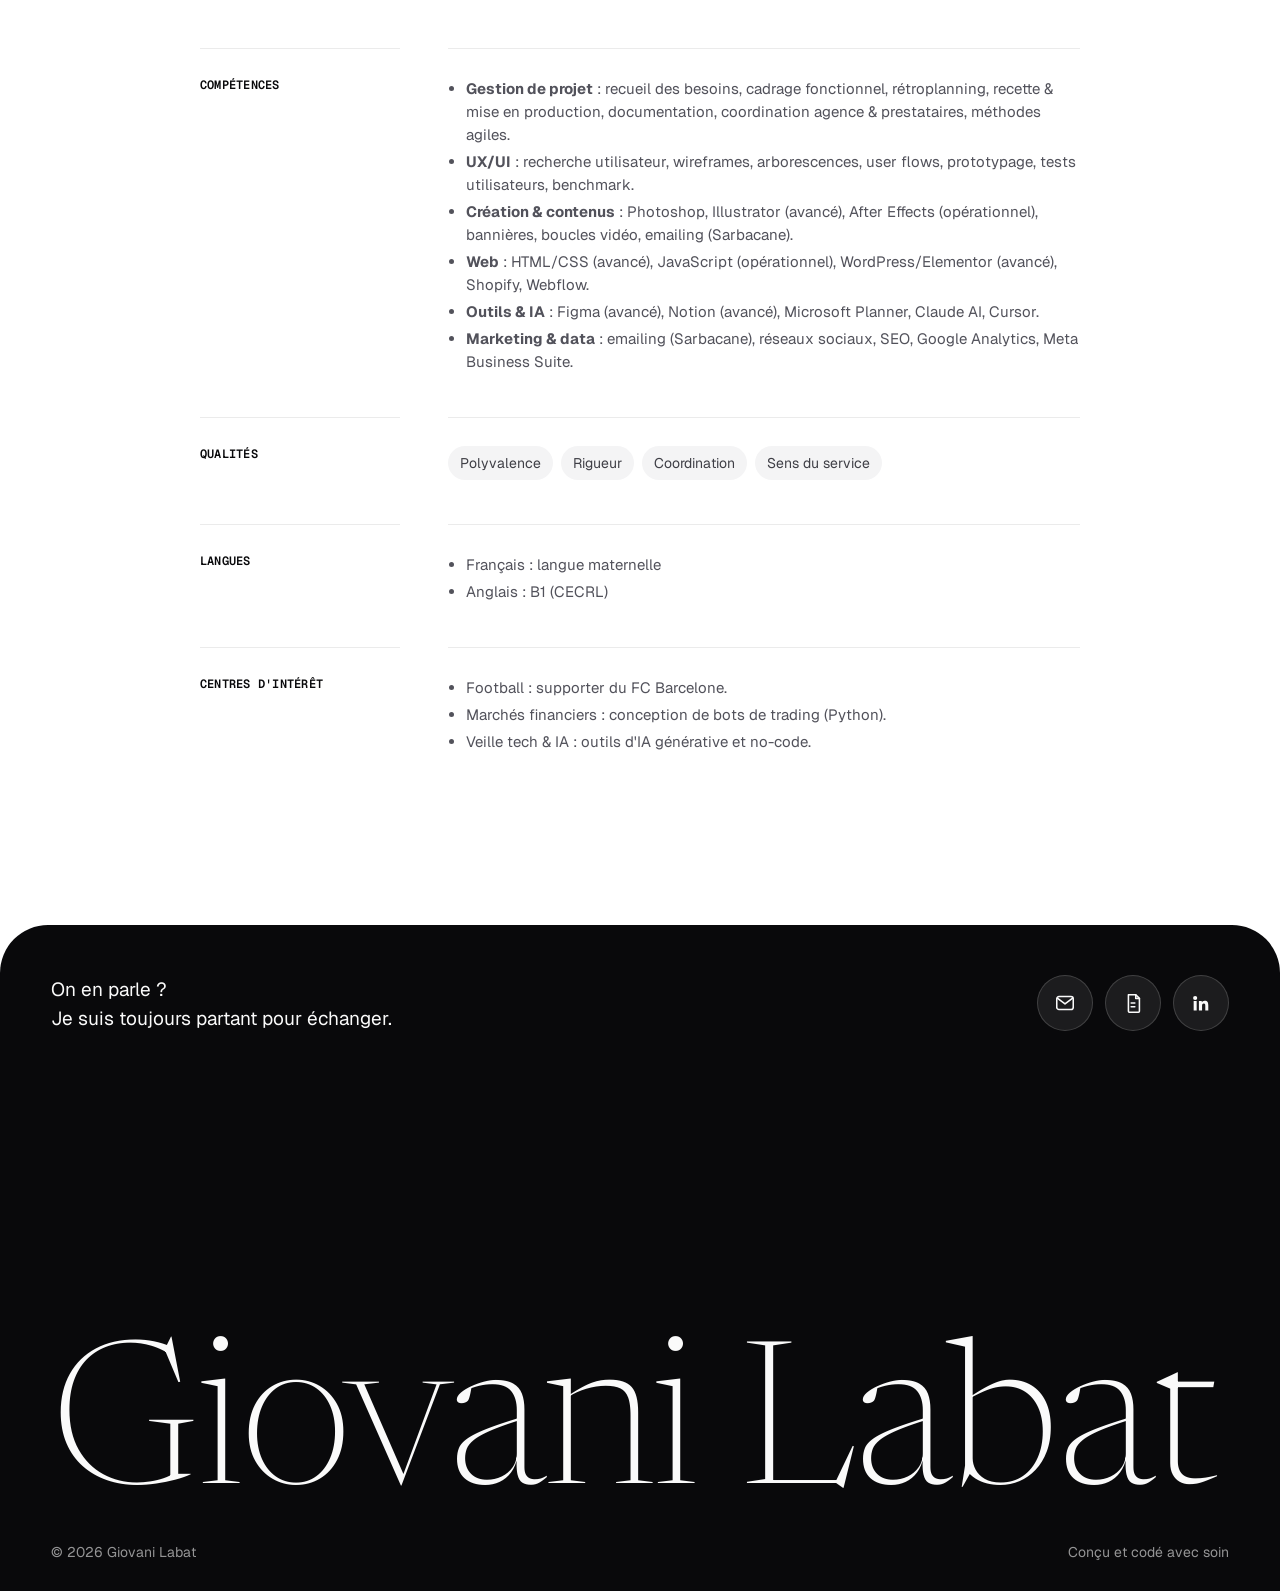
<file: cv.html>
<!doctype html>
<html lang="fr">
<head>
<meta charset="utf-8">
<meta name="viewport" content="width=device-width, initial-scale=1, viewport-fit=cover">
<!-- partage -->
<meta name="description" content="Chef de projet digital, UX/UI Designer, intégrateur web. CV en ligne et en PDF.">
<link rel="icon" href="assets/favicon.svg" type="image/svg+xml">
<meta property="og:type" content="website">
<meta property="og:title" content="CV — Giovani Labat">
<meta property="og:description" content="Chef de projet digital, UX/UI Designer, intégrateur web. CV en ligne et en PDF.">
<meta property="og:url" content="https://giovanilabat.github.io/cv.html">
<meta property="og:image" content="https://giovanilabat.github.io/assets/og-image.jpg">
<meta name="twitter:card" content="summary_large_image">
<!-- /partage -->
<title>CV — Giovani Labat</title>
<link rel="preconnect" href="https://fonts.googleapis.com">
<link rel="preconnect" href="https://fonts.gstatic.com" crossorigin>
<link rel="stylesheet" href="https://fonts.googleapis.com/css2?family=Geist:wght@400;500;600;700&family=Geist+Mono:wght@400;500;600&family=Newsreader:ital,opsz,wght@0,6..72,200;0,6..72,300;1,6..72,200;1,6..72,300&display=swap">
<link rel="stylesheet" href="assets/css/site.css">
<script>(function(){var r=document.documentElement;r.classList.add("js");try{var t=localStorage.getItem("theme");if(t==="dark"||t==="light")r.setAttribute("data-theme",t);}catch(e){}})();</script>
</head>
<body class="page-cv">

<div class="progress" aria-hidden="true"><i id="progressBar"></i></div>

<!-- NAV -->
<div class="nav-wrap">
  <nav class="nav" aria-label="Navigation principale">
    <a class="logo" href="index.html" aria-label="Accueil">GL</a>
    <div class="nav-links">
      <a href="index.html#work"><svg width="18" height="18" viewBox="0 0 24 24" fill="none" stroke="currentColor" stroke-width="1.7" stroke-linecap="round" stroke-linejoin="round"><path d="M3 7a2 2 0 0 1 2-2h3.5l2 2H19a2 2 0 0 1 2 2v8a2 2 0 0 1-2 2H5a2 2 0 0 1-2-2z"/></svg><span>Projets</span></a>
      <a href="about.html"><svg width="18" height="18" viewBox="0 0 24 24" fill="none" stroke="currentColor" stroke-width="1.7" stroke-linecap="round" stroke-linejoin="round"><circle cx="12" cy="12" r="9"/><path d="M8.5 14.5s1.3 1.5 3.5 1.5 3.5-1.5 3.5-1.5"/><path d="M9 9.5h.01M15 9.5h.01"/></svg><span>Me voilà</span></a>
      <a href="cv.html" aria-current="page"><svg width="18" height="18" viewBox="0 0 24 24" fill="none" stroke="currentColor" stroke-width="1.7" stroke-linecap="round" stroke-linejoin="round"><path d="M7 3h7l5 5v13a1 1 0 0 1-1 1H7a1 1 0 0 1-1-1V4a1 1 0 0 1 1-1z"/><path d="M14 3v5h5M9 13h6M9 17h4"/></svg><span>CV</span></a>
    </div>
    <button class="mail tgl" id="themeToggle" type="button" aria-label="Basculer entre le mode clair et le mode sombre">
      <svg class="moon" width="22" height="22" viewBox="0 0 24 24" fill="none" stroke="#18181B" stroke-width="1.8" stroke-linecap="round" stroke-linejoin="round"><path d="M21 12.8A9 9 0 1 1 11.2 3a7 7 0 0 0 9.8 9.8z"/></svg>
      <svg class="sun" width="22" height="22" viewBox="0 0 24 24" fill="none" stroke="#18181B" stroke-width="1.8" stroke-linecap="round" stroke-linejoin="round"><circle cx="12" cy="12" r="4.2"/><path d="M12 2v2M12 20v2M4.9 4.9l1.4 1.4M17.7 17.7l1.4 1.4M2 12h2M20 12h2M4.9 19.1l1.4-1.4M17.7 6.3l1.4-1.4"/></svg>
    </button>
  </nav>
</div>


<main class="cv-page">
  <header class="cv-head">
    <div>
      <h1 class="serif hero-in">Giovani <em>Labat</em></h1>
      <p class="hero-in" style="--d:.12s">Chef de projet digital · UX/UI Designer · Intégrateur web · Communication digitale</p>
      <p class="hero-in cv-meta" style="--d:.16s">Guadeloupe (971) · Permis B</p>
    </div>
    <div class="ab-cta hero-in" style="--d:.2s;margin-top:0">
      <a class="pill dark" href="assets/docs/cv-giovani-labat.pdf" download>Télécharger le CV
        <svg width="20" height="20" viewBox="0 0 24 24" fill="none" stroke="currentColor" stroke-width="1.8" stroke-linecap="round" stroke-linejoin="round"><path d="M12 4v11M7 10l5 5 5-5M5 20h14"/></svg></a>
      <a class="pill round" href="mailto:giovanilabat971@gmail.com" aria-label="M'écrire un email"><svg width="20" height="20" viewBox="0 0 24 24" fill="none" stroke="currentColor" stroke-width="1.7" stroke-linecap="round" stroke-linejoin="round"><rect x="3" y="5" width="18" height="14" rx="2.5"/><path d="m4 7 8 6 8-6"/></svg></a>
      <a class="pill round" href="https://www.linkedin.com/in/giovani-labat" target="_blank" rel="noopener" aria-label="LinkedIn"><svg width="20" height="20" viewBox="0 0 24 24" fill="currentColor"><path d="M4.98 3.5A2.5 2.5 0 1 0 5 8.5 2.5 2.5 0 0 0 4.98 3.5zM3.2 9.5h3.6V21H3.2zM9.5 9.5h3.45v1.57h.05c.48-.9 1.66-1.85 3.42-1.85 3.66 0 4.33 2.4 4.33 5.53V21h-3.6v-5.4c0-1.29-.02-2.95-1.8-2.95-1.8 0-2.07 1.4-2.07 2.85V21H9.5z"/></svg></a>
    </div>
  </header>

  <div class="cv-grid">
    <h2>Profil</h2>
    <div class="cv-block">
      <p class="cv-lead">Profil hybride design, tech et communication, diplômé d'un Master UX (RNCP 37152, niveau 7). Entre gestion de projet, conception UX/UI, intégration web et production de contenus. J'interviens sur toute la chaîne d'un projet digital : besoins, conception, développement, supports de communication et mise en ligne. Basé en Guadeloupe.</p>
    </div>

    <h2>Expérience</h2>
    <div class="cv-block">
      <article class="cv-item">
        <header><h3>Chef de projet digital &amp; UX/UI</h3><span class="when">09/2023 – 02/2026 · Paris</span></header>
        <p class="where">Bell &amp; Ross, horlogerie de luxe · alternance Master (2 ans) puis CDD (6 mois)</p>
        <ul>
          <li>Coordonner le relaunch du site e-commerce avec l'agence Dn'D (Shopify) et les équipes internes : 100+ commandes dès J+1, 110 000+ visiteurs.</li>
          <li>Concevoir arborescences, user flows, wireframes et prototypes Figma, dont la refonte de l'Extranet SAV (200+ réparateurs agréés) ; animer les tests utilisateurs : plan MVP en 2 phases validé par la direction.</li>
          <li>Piloter la production des supports digitaux déclinés par marché (Chine, Europe, Antilles, USA) : bannières, boucles vidéo, campagnes Instagram et emailing (Sarbacane).</li>
          <li>Intégrer en front-end (HTML/CSS/JavaScript), mettre en ligne les fiches produits (SEO) et déployer les mises à jour de 200+ points de vente mondiaux (Yext).</li>
          <li>Conseiller et vendre lors des ventes privées : montres haut de gamme, relation client directe.</li>
        </ul>
      </article>
      <article class="cv-item">
        <header><h3>Web designer UX/UI &amp; intégrateur web</h3><span class="when">11/2021 – 06/2023 · Paris</span></header>
        <p class="where">AKORIS · alternance Bachelor</p>
        <ul>
          <li>Concevoir les maquettes UI/UX de refontes de sites clients.</li>
          <li>Développer et intégrer des sites vitrines et landing pages (WordPress, Elementor) ; optimiser le SEO.</li>
          <li>Animer des ateliers d'idéation et de co-conception avec les clients ; coacher alternants et stagiaires.</li>
        </ul>
      </article>
      <article class="cv-item">
        <header><h3>Intégrateur web</h3><span class="when">06 – 09/2021 · Guadeloupe</span></header>
        <p class="where">BEELIZ Langues · stage (3 mois)</p>
        <ul><li>Intégrer et refondre des pages e-commerce (Wix, WordPress) en simplifiant les parcours utilisateurs.</li></ul>
      </article>
    </div>

    <h2>Formation</h2>
    <div class="cv-block">
      <article class="cv-item">
        <header><h3>Master « Manager de projets en UX Design »</h3><span class="when">2023 – 2025</span></header>
        <p class="where">IIM Digital School · RNCP 37152, niveau 7 (Bac +5)</p>
      </article>
      <article class="cv-item">
        <header><h3>Bachelor Développement Web</h3><span class="when">2020 – 2023</span></header>
        <p class="where">HETIC</p>
      </article>
      <article class="cv-item">
        <header><h3>Baccalauréat Scientifique</h3><span class="when">2019</span></header>
        <p class="where">Lycée Faustin Fléret (Guadeloupe)</p>
      </article>
    </div>

    <h2>Compétences</h2>
    <div class="cv-block">
      <article class="cv-item">
        <ul>
          <li><b>Gestion de projet</b> : recueil des besoins, cadrage fonctionnel, rétroplanning, recette &amp; mise en production, documentation, coordination agence &amp; prestataires, méthodes agiles.</li>
          <li><b>UX/UI</b> : recherche utilisateur, wireframes, arborescences, user flows, prototypage, tests utilisateurs, benchmark.</li>
          <li><b>Création &amp; contenus</b> : Photoshop, Illustrator (avancé), After Effects (opérationnel), bannières, boucles vidéo, emailing (Sarbacane).</li>
          <li><b>Web</b> : HTML/CSS (avancé), JavaScript (opérationnel), WordPress/Elementor (avancé), Shopify, Webflow.</li>
          <li><b>Outils &amp; IA</b> : Figma (avancé), Notion (avancé), Microsoft Planner, Claude AI, Cursor.</li>
          <li><b>Marketing &amp; data</b> : emailing (Sarbacane), réseaux sociaux, SEO, Google Analytics, Meta Business Suite.</li>
        </ul>
      </article>
    </div>

    <h2>Qualités</h2>
    <div class="cv-block">
      <ul class="chips"><li>Polyvalence</li><li>Rigueur</li><li>Coordination</li><li>Sens du service</li></ul>
    </div>

    <h2>Langues</h2>
    <div class="cv-block">
      <article class="cv-item"><ul><li>Français : langue maternelle</li><li>Anglais : B1 (CECRL)</li></ul></article>
    </div>

    <h2>Centres d'intérêt</h2>
    <div class="cv-block">
      <article class="cv-item"><ul><li>Football : supporter du FC Barcelone.</li><li>Marchés financiers : conception de bots de trading (Python).</li><li>Veille tech &amp; IA : outils d'IA générative et no-code.</li></ul></article>
    </div>
  </div>
</main>

<!-- ===================== FOOTER ===================== -->
<footer class="site-footer" id="contact">
  <div class="foot-row">
    <p class="foot-connect">On en parle ?<br>Je suis toujours partant pour échanger.</p>
    <div class="foot-socials">
      <a href="mailto:giovanilabat971@gmail.com" aria-label="M'écrire un email"><svg width="22" height="22" viewBox="0 0 24 24" fill="none" stroke="currentColor" stroke-width="1.7" stroke-linecap="round" stroke-linejoin="round"><rect x="3" y="5" width="18" height="14" rx="2.5"/><path d="m4 7 8 6 8-6"/></svg></a>
      <a href="cv.html" aria-label="CV"><svg width="22" height="22" viewBox="0 0 24 24" fill="none" stroke="currentColor" stroke-width="1.7" stroke-linecap="round" stroke-linejoin="round"><path d="M7 3h8l4 4v14a1 1 0 0 1-1 1H8a1 1 0 0 1-1-1z"/><path d="M15 3v4h4M10 12h4M10 16h4"/></svg></a>
      <a href="https://www.linkedin.com/in/giovani-labat" target="_blank" rel="noopener" aria-label="LinkedIn"><svg width="20" height="20" viewBox="0 0 24 24" fill="currentColor"><path d="M4.98 3.5A2.5 2.5 0 1 0 5 8.5 2.5 2.5 0 0 0 4.98 3.5zM3.2 9.5h3.6V21H3.2zM9.5 9.5h3.45v1.57h.05c.48-.9 1.66-1.85 3.42-1.85 3.66 0 4.33 2.4 4.33 5.53V21h-3.6v-5.4c0-1.29-.02-2.95-1.8-2.95-1.8 0-2.07 1.4-2.07 2.85V21H9.5z"/></svg></a>
    </div>
  </div>
  <div class="foot-name">Giovani Labat</div>
  <div class="foot-bottom">
    <span>© 2026 Giovani Labat</span>
    <span>Conçu et codé avec soin</span>
  </div>
</footer>

<script src="assets/js/site.js" defer></script>
</body>
</html>
</file>
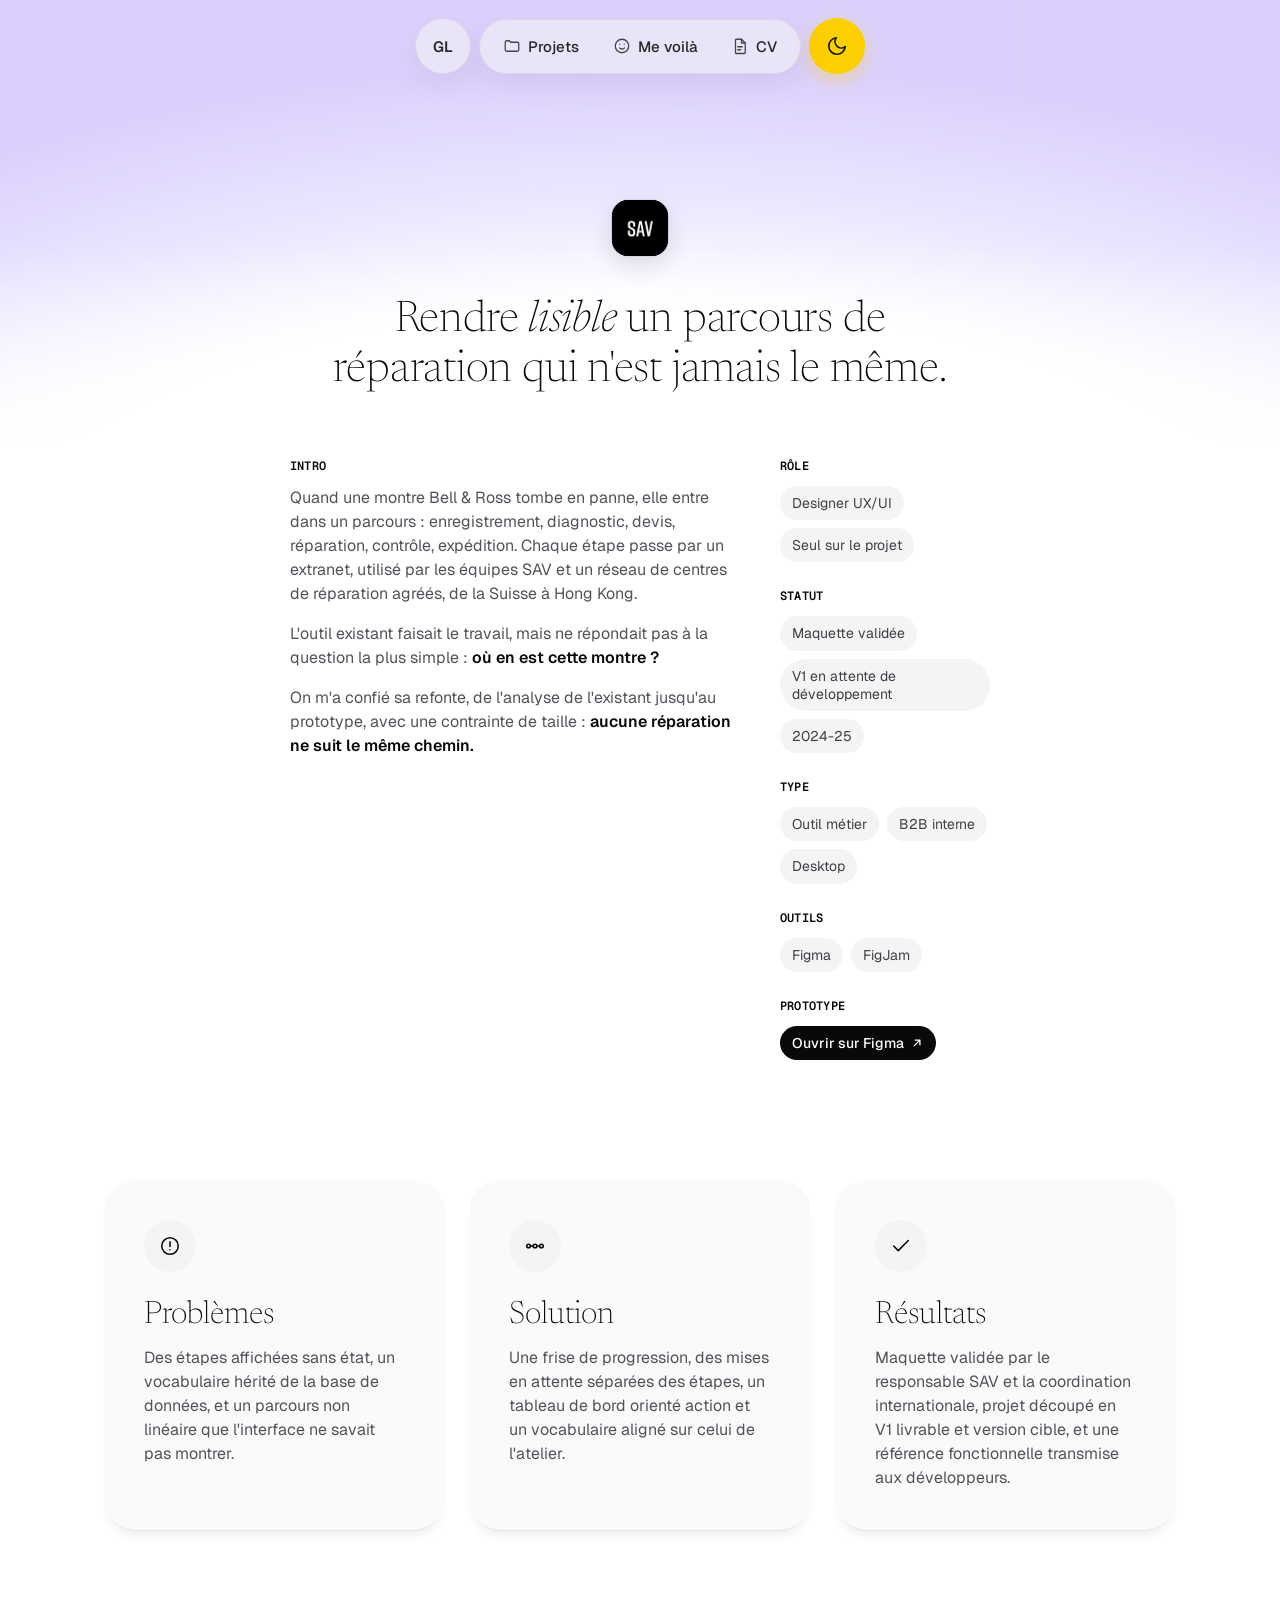
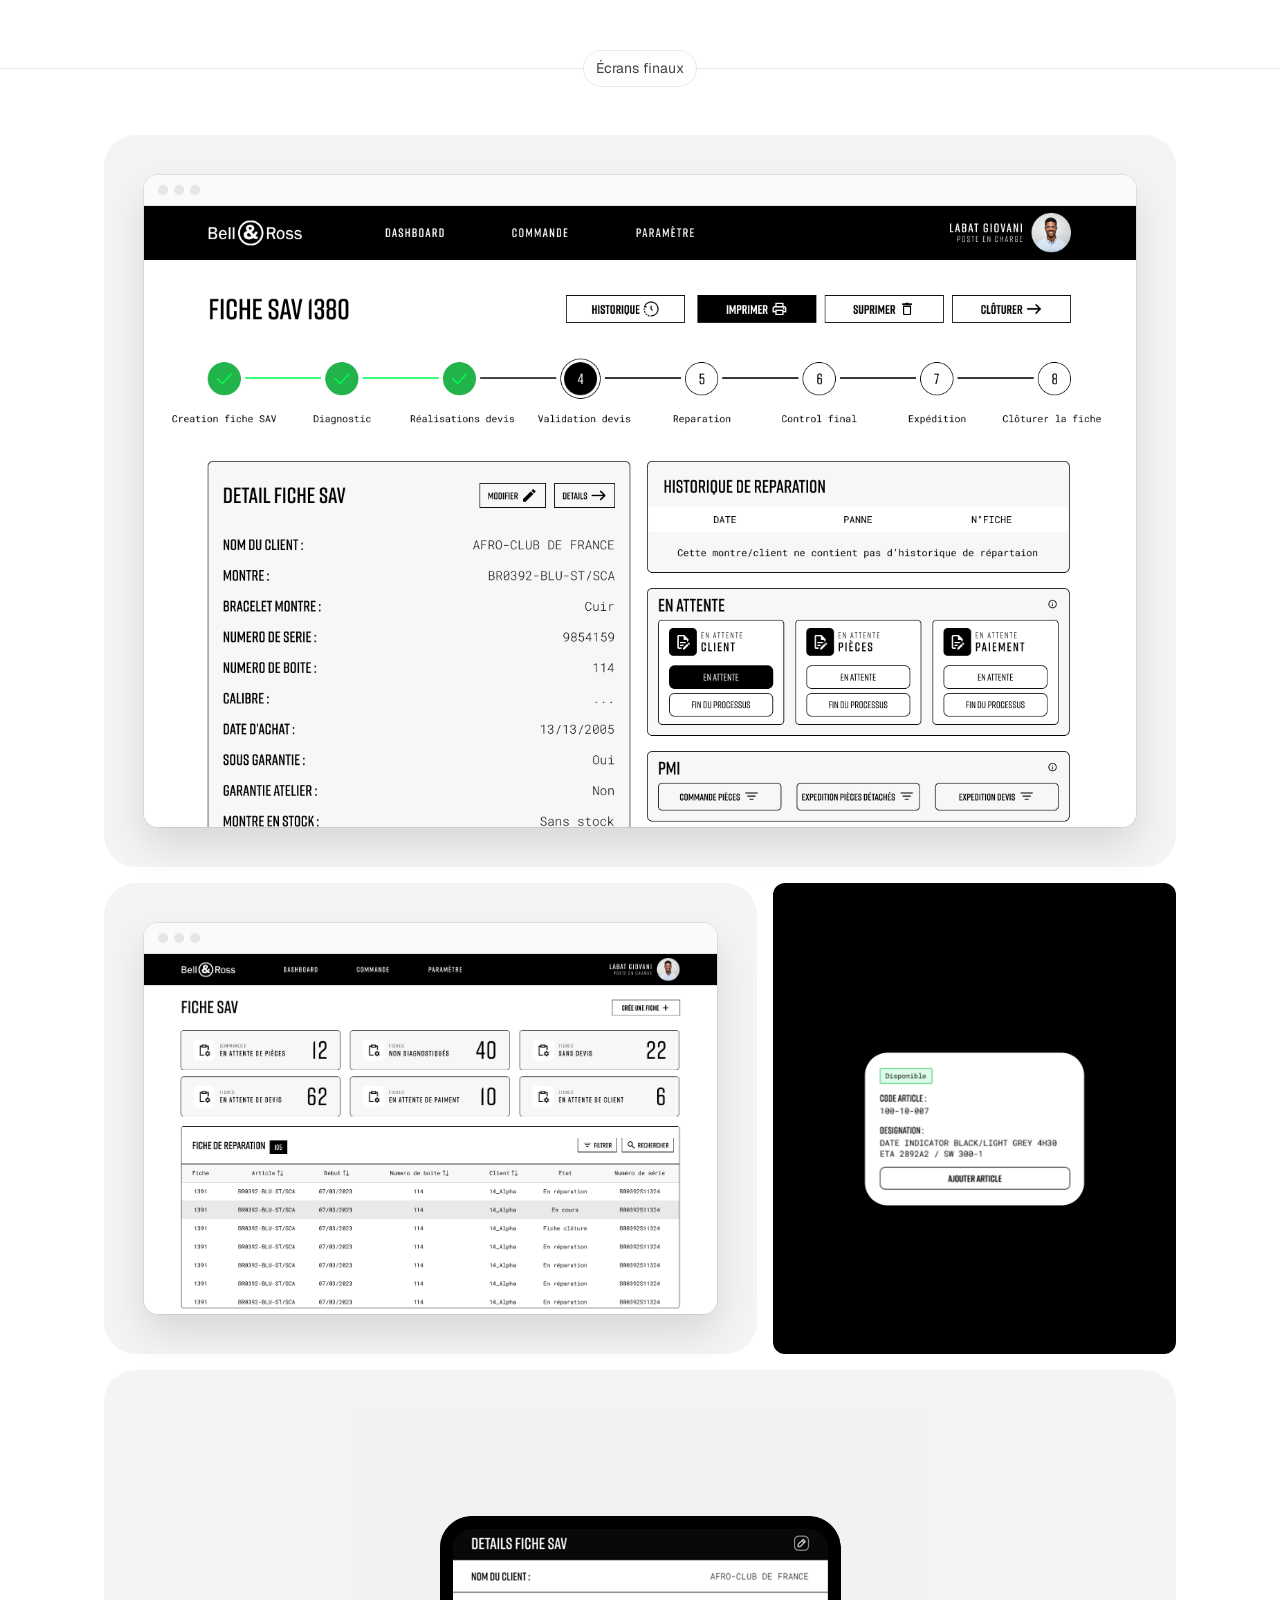
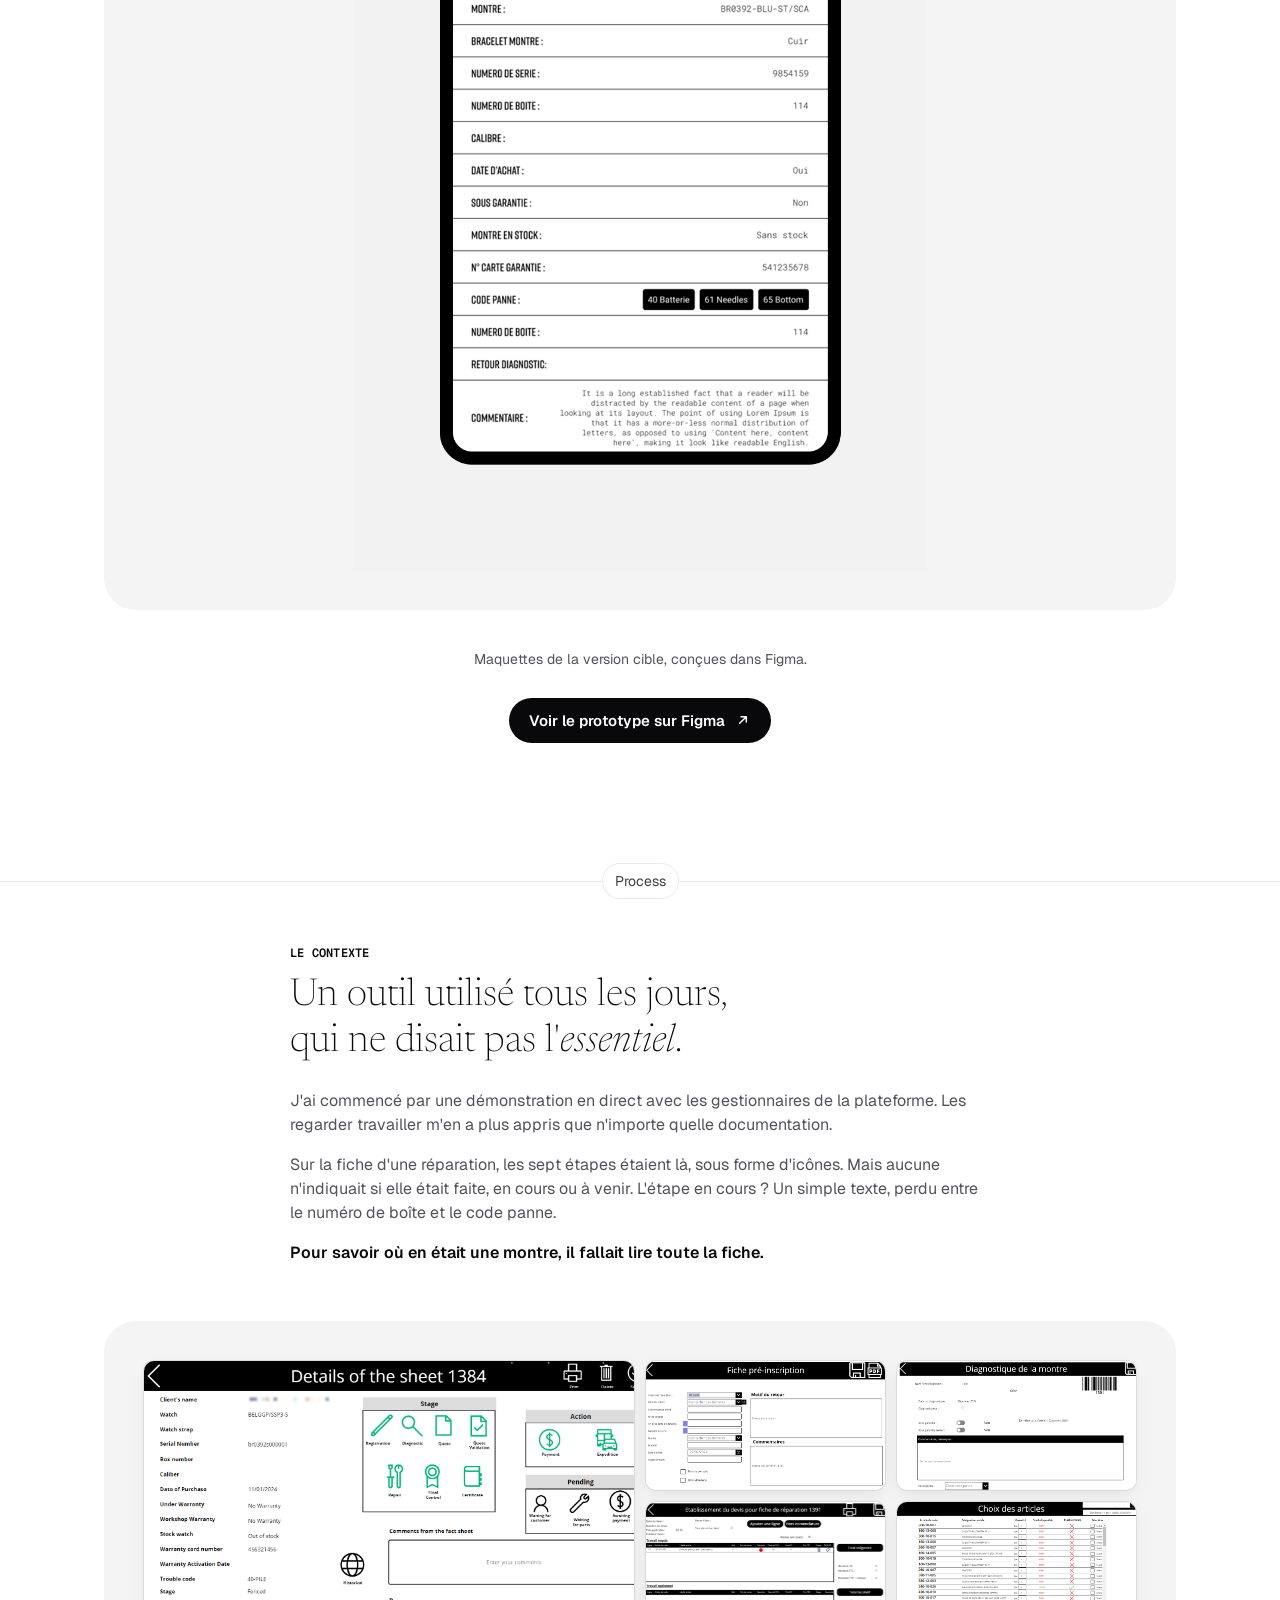
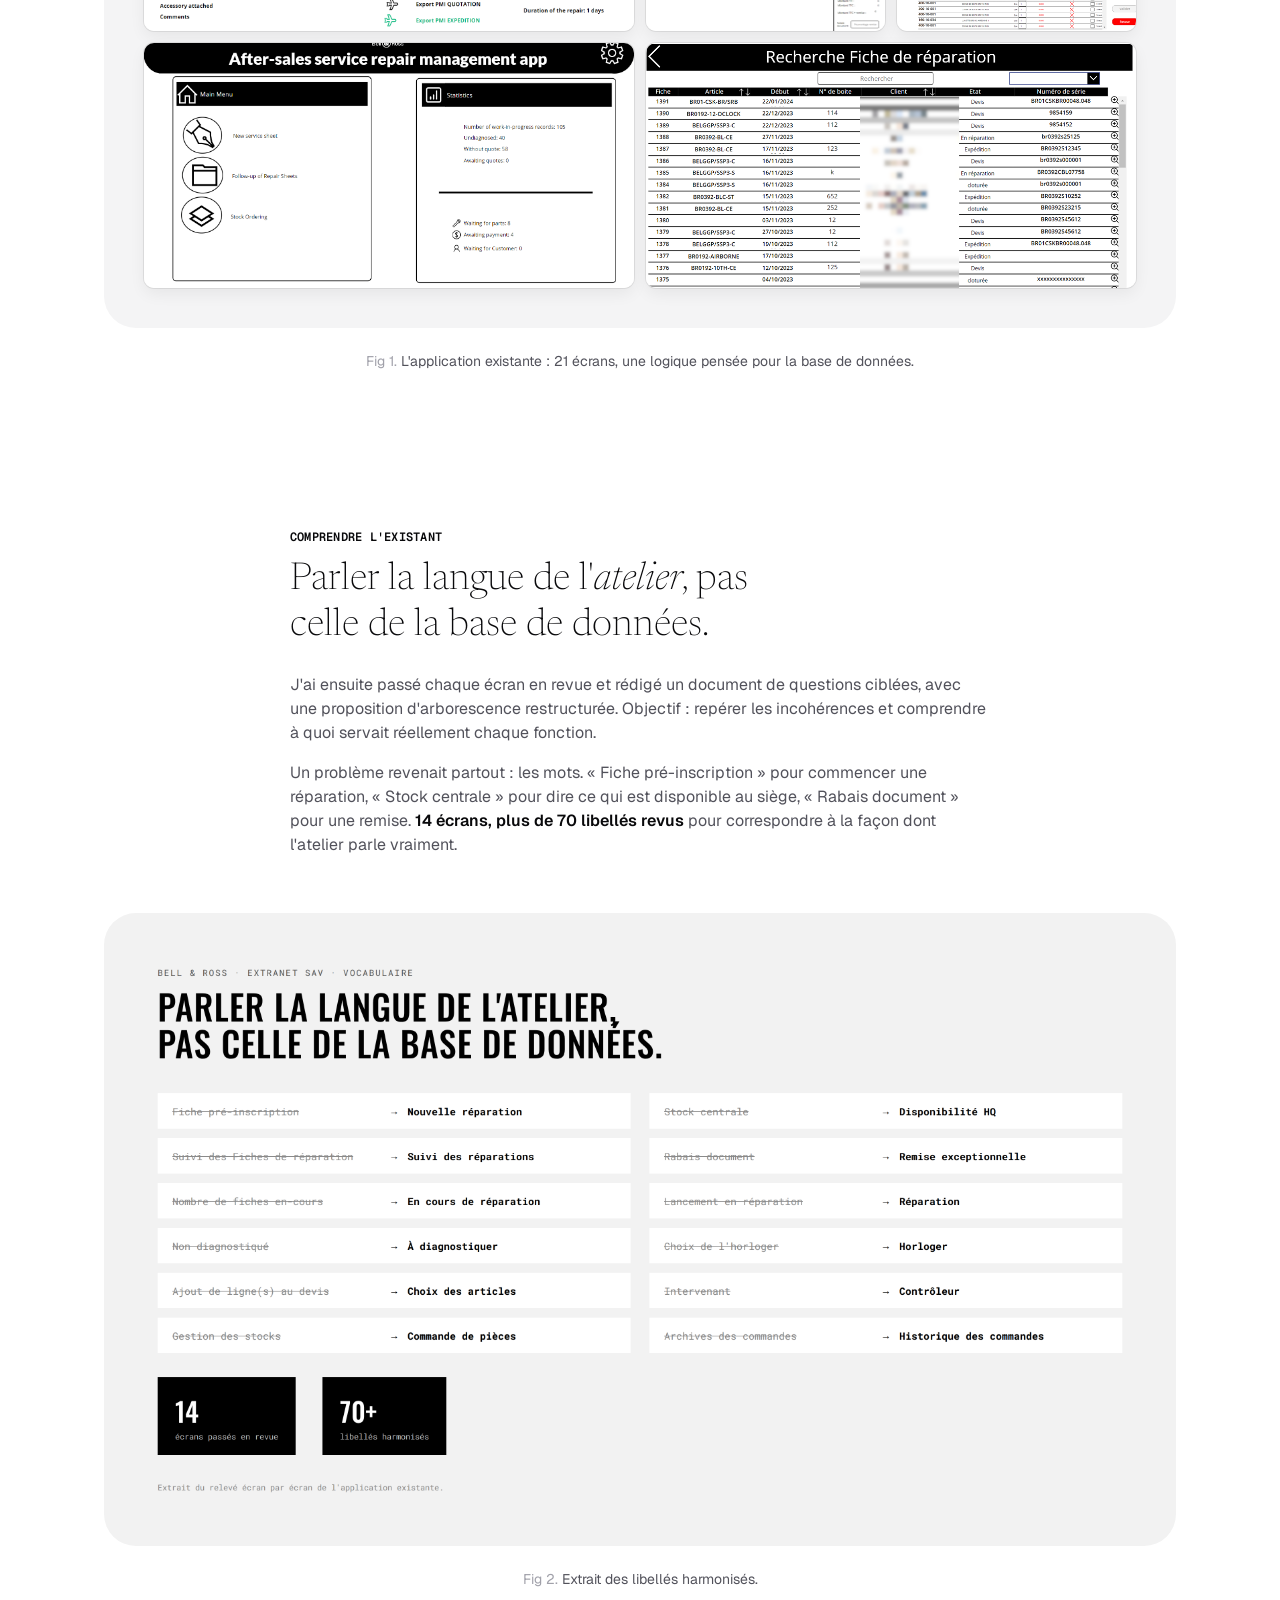
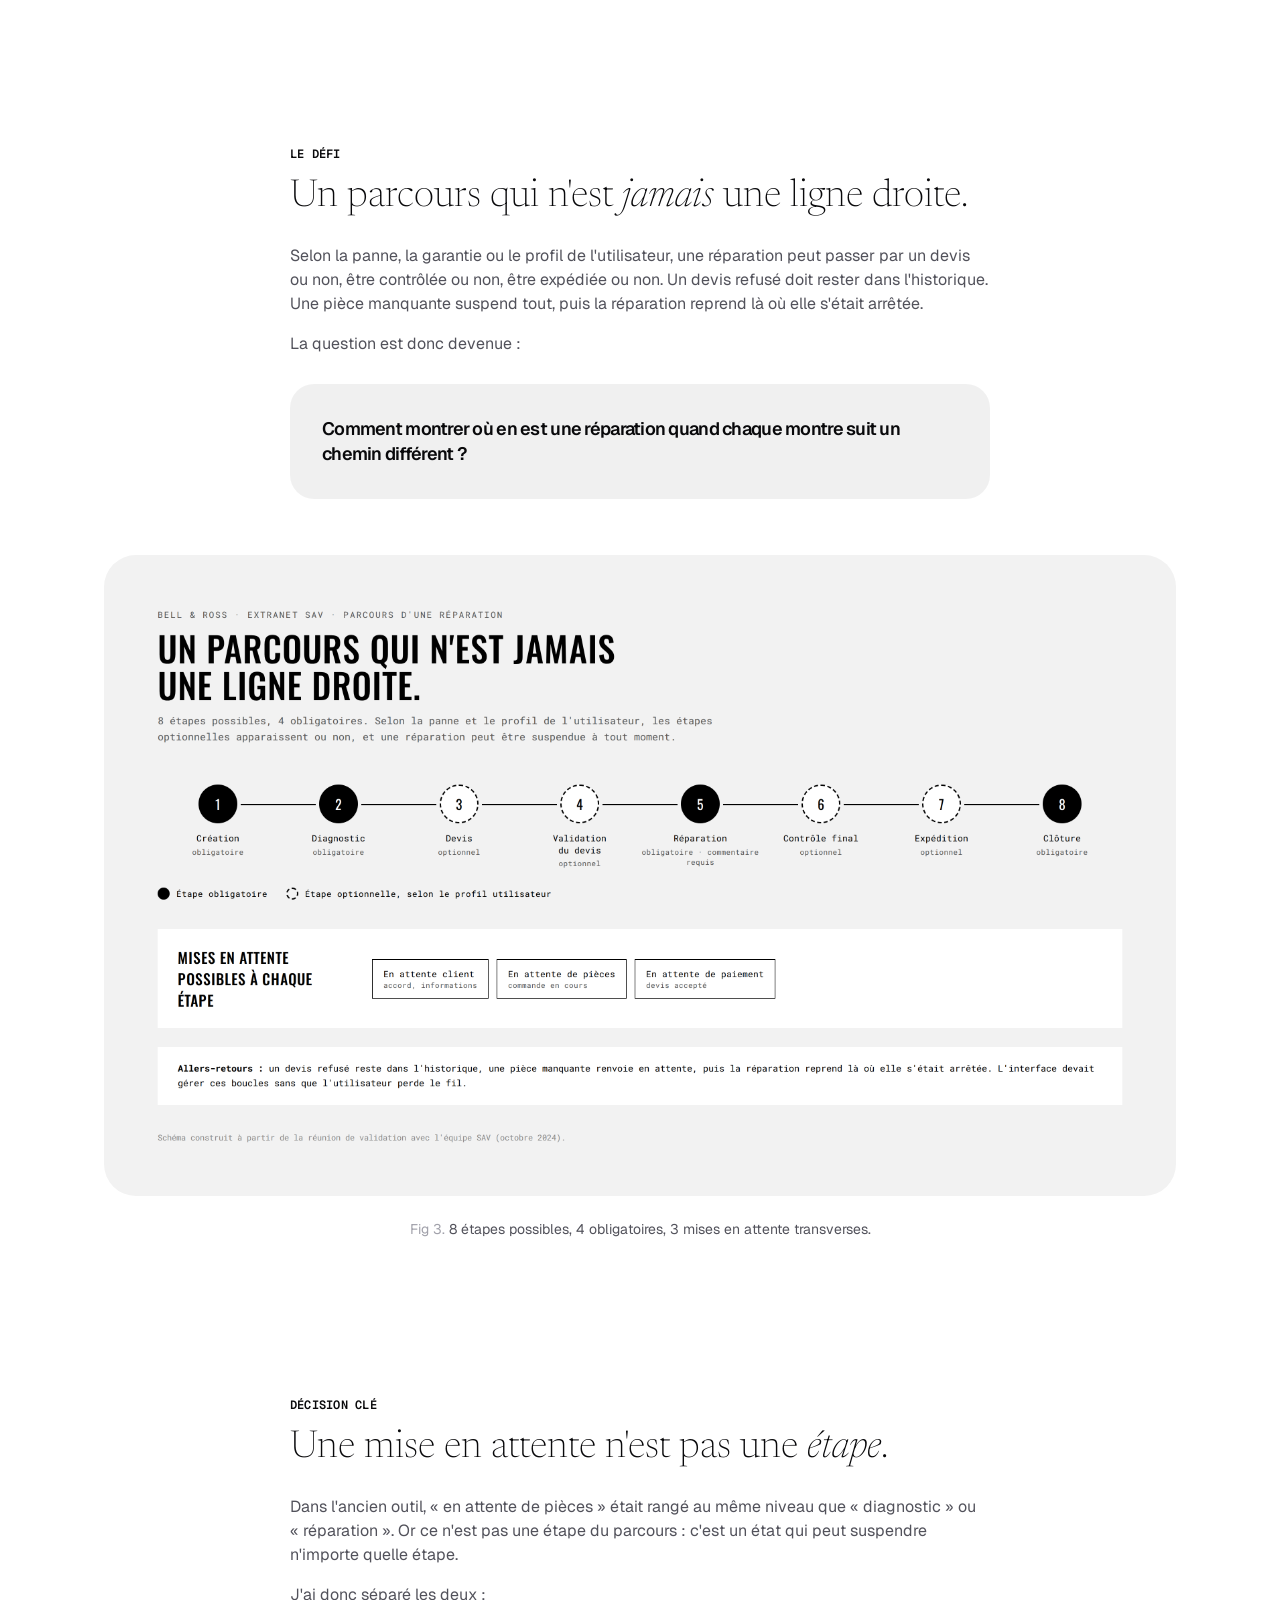
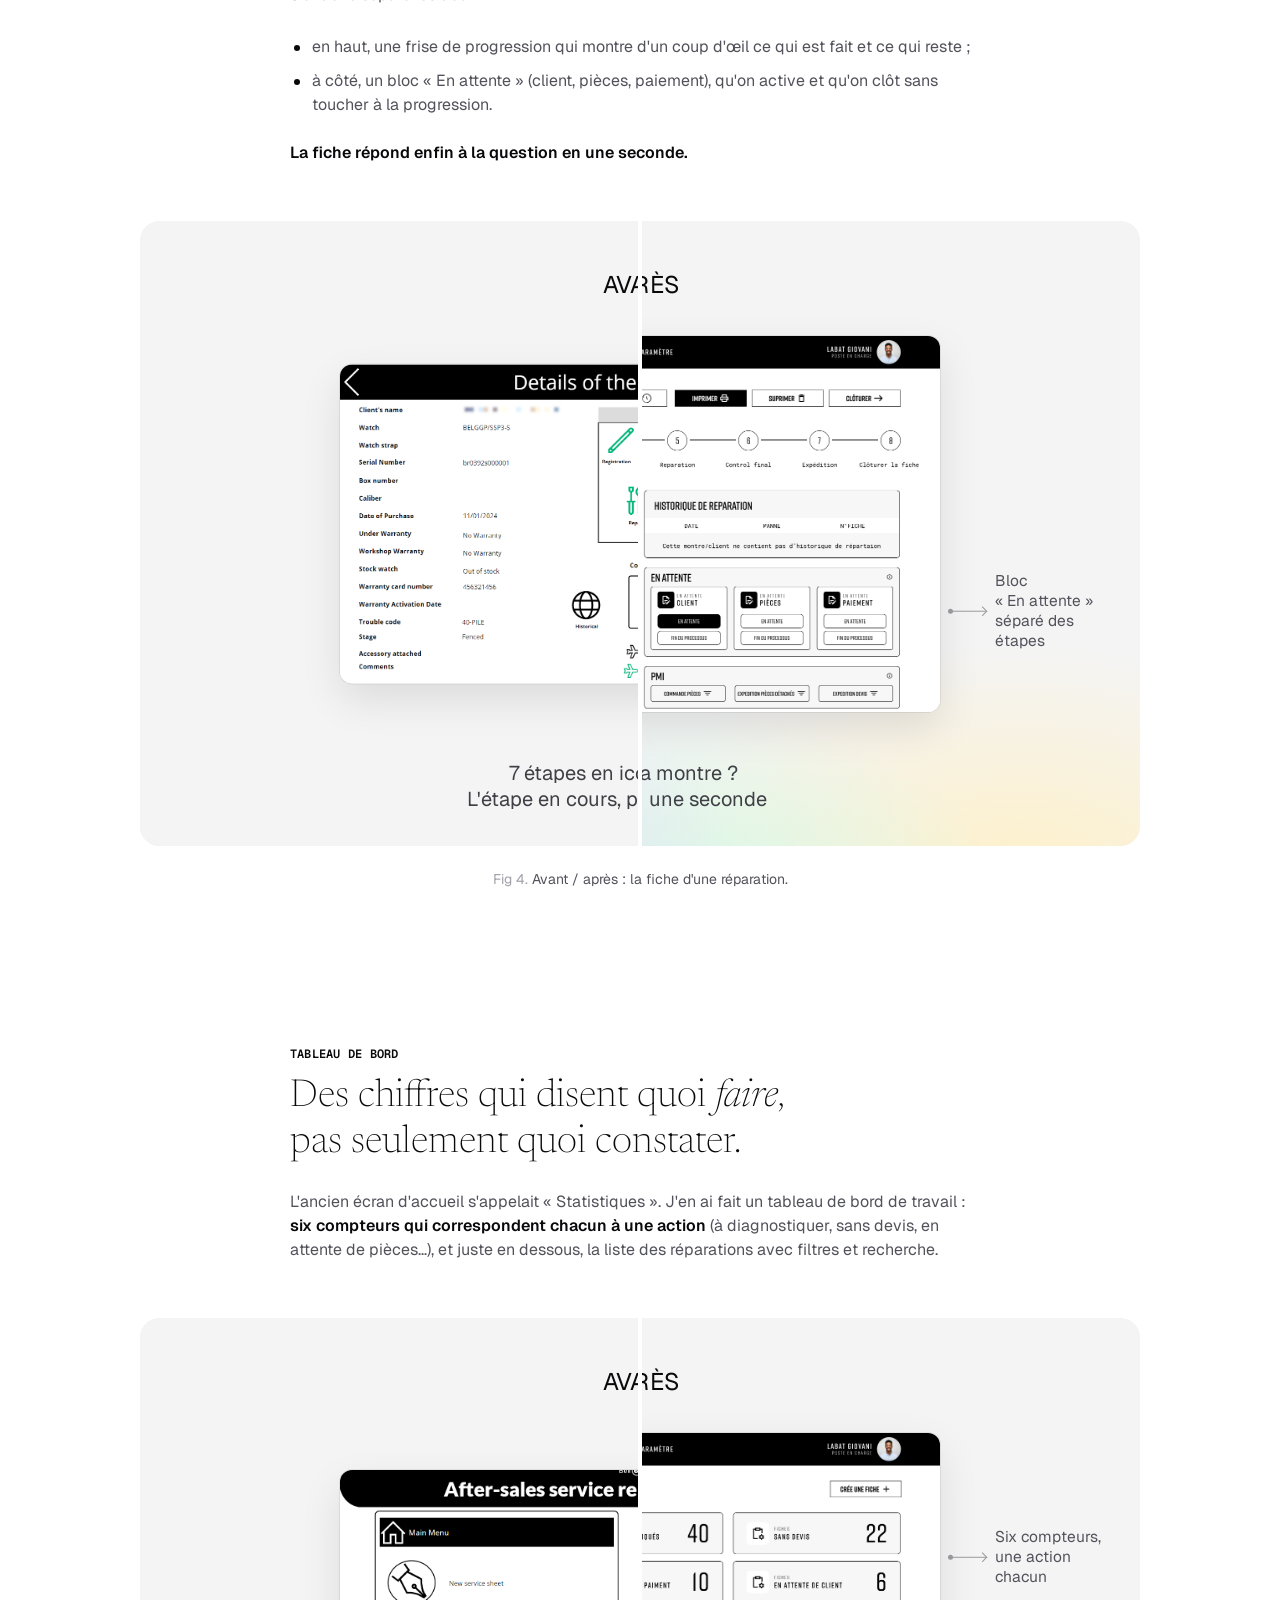
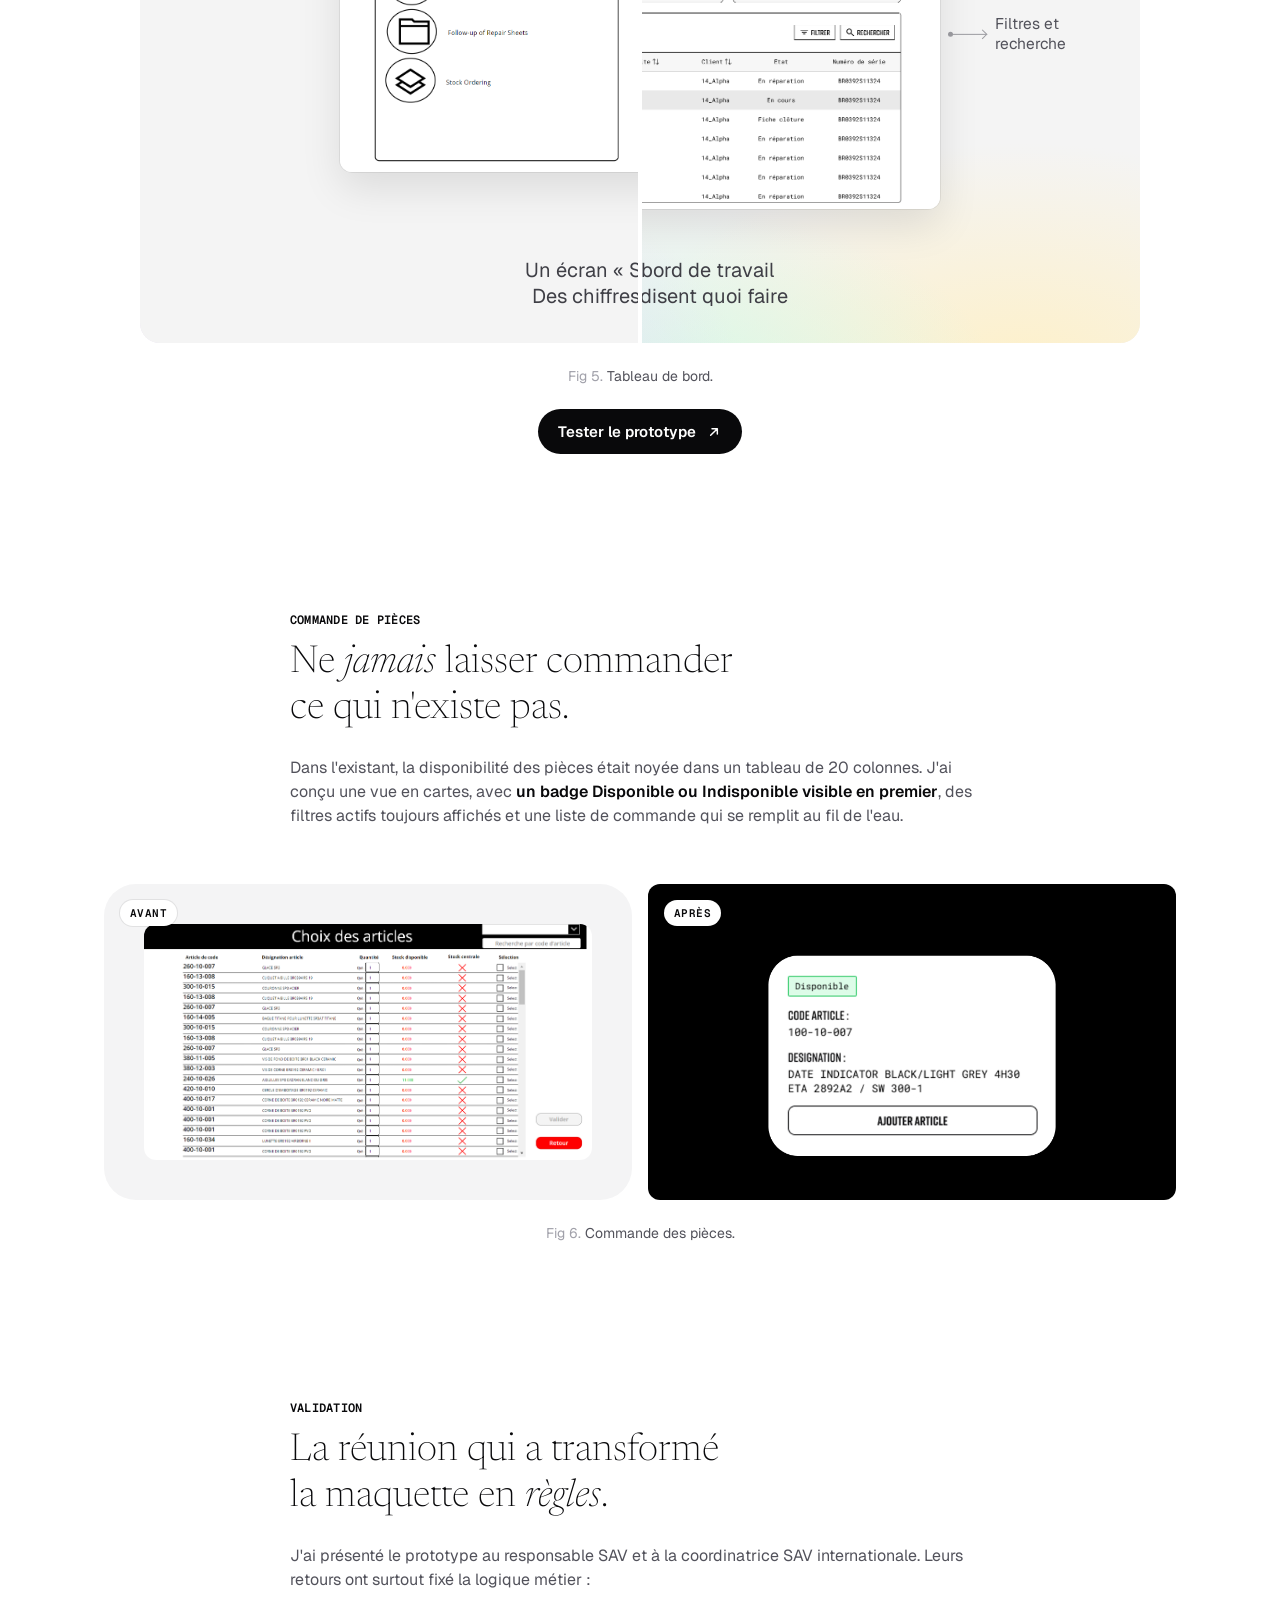
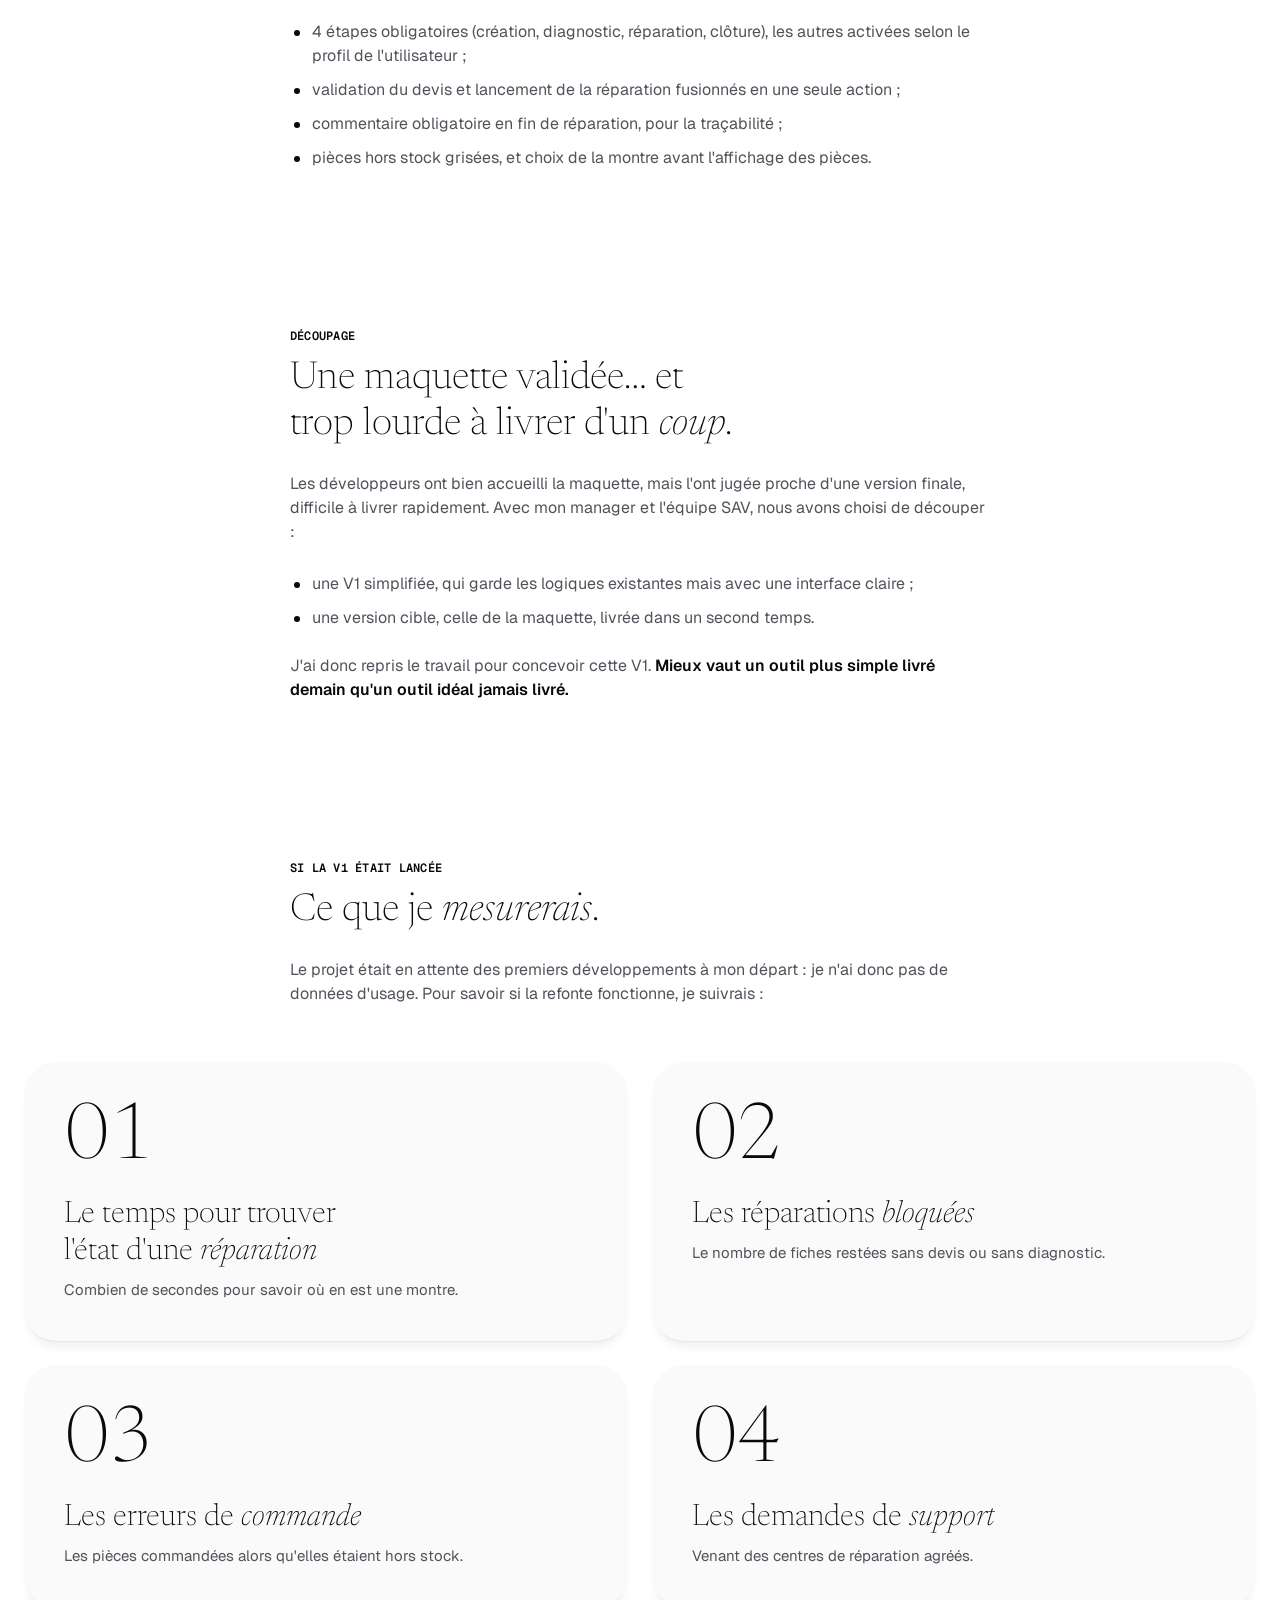
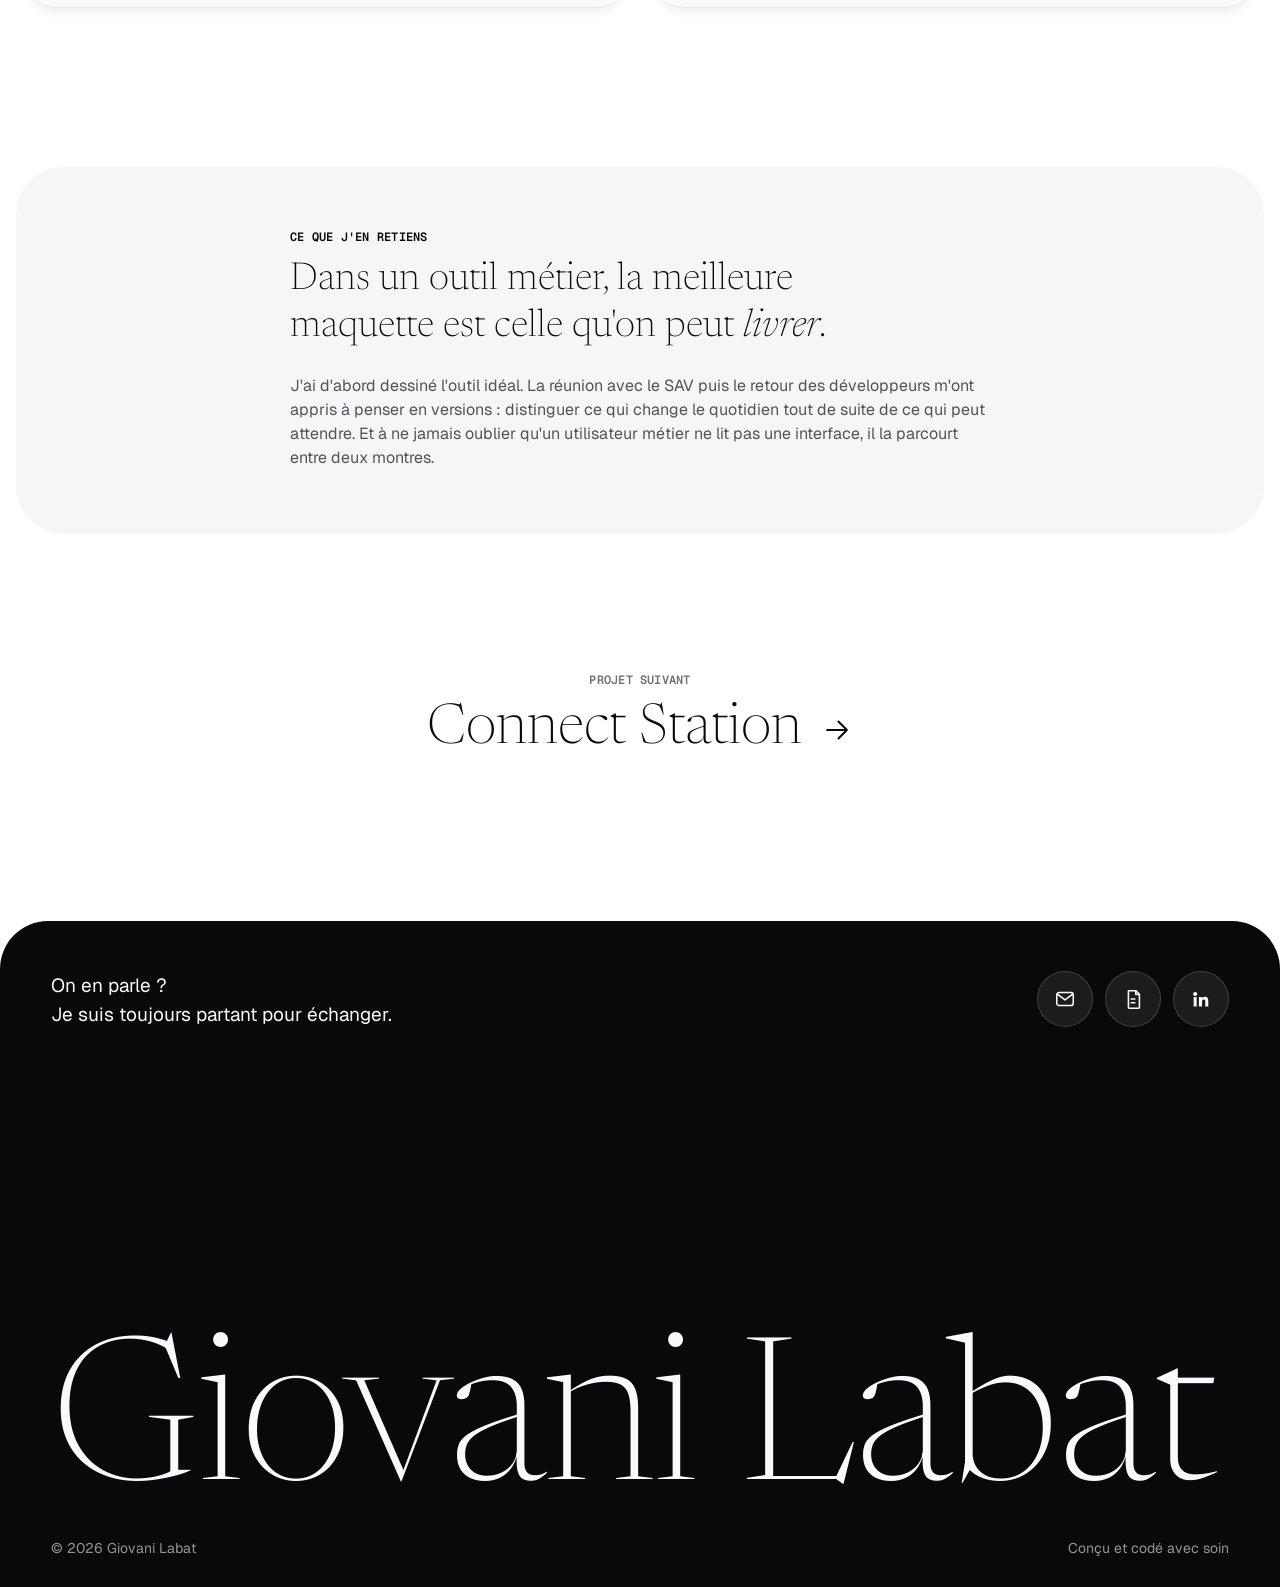
<file: extranet-sav.html>
<!doctype html>
<html lang="fr">
<head>
<meta charset="utf-8">
<meta name="viewport" content="width=device-width, initial-scale=1, viewport-fit=cover">
<!-- partage -->
<meta name="description" content="Redonner de la lisibilité à l'outil qui suit chaque montre, de l'atelier au client.">
<link rel="icon" href="assets/favicon.svg" type="image/svg+xml">
<meta property="og:type" content="website">
<meta property="og:title" content="Extranet SAV — Giovani Labat">
<meta property="og:description" content="Redonner de la lisibilité à l'outil qui suit chaque montre, de l'atelier au client.">
<meta property="og:url" content="https://giovanilabat.github.io/extranet-sav.html">
<meta property="og:image" content="https://giovanilabat.github.io/assets/og-image.jpg">
<meta name="twitter:card" content="summary_large_image">
<!-- /partage -->
<title>Extranet SAV — Étude de cas</title>
<link rel="preconnect" href="https://fonts.googleapis.com">
<link rel="preconnect" href="https://fonts.gstatic.com" crossorigin>
<link rel="stylesheet" href="https://fonts.googleapis.com/css2?family=Geist:wght@400;500;600;700&family=Geist+Mono:wght@400;500;600&family=Newsreader:ital,opsz,wght@0,6..72,200;0,6..72,300;1,6..72,200;1,6..72,300&display=swap">
<link rel="stylesheet" href="assets/css/site.css">
<script>(function(){var r=document.documentElement;r.classList.add("js");try{var t=localStorage.getItem("theme");if(t==="dark"||t==="light")r.setAttribute("data-theme",t);}catch(e){}})();</script>
</head>
<body class="p-sav">

<div class="progress" aria-hidden="true"><i id="progressBar"></i></div>

<!-- NAV -->
<div class="nav-wrap">
  <nav class="nav" aria-label="Navigation principale">
    <a class="logo" href="index.html" aria-label="Accueil">GL</a>
    <div class="nav-links">
      <a href="index.html#work" aria-current="page"><svg width="18" height="18" viewBox="0 0 24 24" fill="none" stroke="currentColor" stroke-width="1.7" stroke-linecap="round" stroke-linejoin="round"><path d="M3 7a2 2 0 0 1 2-2h3.5l2 2H19a2 2 0 0 1 2 2v8a2 2 0 0 1-2 2H5a2 2 0 0 1-2-2z"/></svg><span>Projets</span></a>
      <a href="about.html"><svg width="18" height="18" viewBox="0 0 24 24" fill="none" stroke="currentColor" stroke-width="1.7" stroke-linecap="round" stroke-linejoin="round"><circle cx="12" cy="12" r="9"/><path d="M8.5 14.5s1.3 1.5 3.5 1.5 3.5-1.5 3.5-1.5"/><path d="M9 9.5h.01M15 9.5h.01"/></svg><span>Me voilà</span></a>
      <a href="cv.html"><svg width="18" height="18" viewBox="0 0 24 24" fill="none" stroke="currentColor" stroke-width="1.7" stroke-linecap="round" stroke-linejoin="round"><path d="M7 3h7l5 5v13a1 1 0 0 1-1 1H7a1 1 0 0 1-1-1V4a1 1 0 0 1 1-1z"/><path d="M14 3v5h5M9 13h6M9 17h4"/></svg><span>CV</span></a>
    </div>
    <button class="mail tgl" id="themeToggle" type="button" aria-label="Basculer entre le mode clair et le mode sombre">
      <svg class="moon" width="22" height="22" viewBox="0 0 24 24" fill="none" stroke="#18181B" stroke-width="1.8" stroke-linecap="round" stroke-linejoin="round"><path d="M21 12.8A9 9 0 1 1 11.2 3a7 7 0 0 0 9.8 9.8z"/></svg>
      <svg class="sun" width="22" height="22" viewBox="0 0 24 24" fill="none" stroke="#18181B" stroke-width="1.8" stroke-linecap="round" stroke-linejoin="round"><circle cx="12" cy="12" r="4.2"/><path d="M12 2v2M12 20v2M4.9 4.9l1.4 1.4M17.7 17.7l1.4 1.4M2 12h2M20 12h2M4.9 19.1l1.4-1.4M17.7 6.3l1.4-1.4"/></svg>
    </button>
  </nav>
</div>


<main>
  <!-- ===================== HERO ===================== -->
  <header class="cs-hero">
    <div class="cs-icon hero-in" style="--icon-bg:#000;--icon-scale:2.1"><img src="assets/img/sav/sav.png" alt="Extranet SAV"></div>
    <h1 class="cs-title serif hero-in" style="--d:.12s">Rendre <em>lisible</em> un parcours de réparation qui n'est jamais le même.</h1>
  </header>

  <!-- ===================== INTRO + FICHE ===================== -->
  <section class="wrap intro" aria-label="Introduction">
    <div>
      <p class="eyebrow">Intro</p>
      <div class="prose">
        <p>Quand une montre Bell &amp; Ross tombe en panne, elle entre dans un parcours : enregistrement, diagnostic, devis, réparation, contrôle, expédition. Chaque étape passe par un extranet, utilisé par les équipes SAV et un réseau de centres de réparation agréés, de la Suisse à Hong Kong.</p>
        <p>L'outil existant faisait le travail, mais ne répondait pas à la question la plus simple : <b>où en est cette montre ?</b></p>
        <p>On m'a confié sa refonte, de l'analyse de l'existant jusqu'au prototype, avec une contrainte de taille : <b>aucune réparation ne suit le même chemin.</b></p>
      </div>
    </div>
    <aside>
      <div class="meta-group">
        <p class="eyebrow">Rôle</p>
        <ul class="chips"><li>Designer UX/UI</li><li>Seul sur le projet</li></ul>
      </div>
      <div class="meta-group">
        <p class="eyebrow">Statut</p>
        <ul class="chips"><li>Maquette validée</li><li>V1 en attente de développement</li><li>2024-25</li></ul>
      </div>
      <div class="meta-group">
        <p class="eyebrow">Type</p>
        <ul class="chips"><li>Outil métier</li><li>B2B interne</li><li>Desktop</li></ul>
      </div>
      <div class="meta-group">
        <p class="eyebrow">Outils</p>
        <ul class="chips"><li>Figma</li><li>FigJam</li></ul>
      </div>
      <div class="meta-group">
        <p class="eyebrow">Prototype</p>
        <ul class="chips"><li><a href="https://www.figma.com/proto/snqWhdrTh9sM8NyNcc3Hkp/Extranet?page-id=230:674&amp;node-id=230-675&amp;viewport=686,185,0.11&amp;t=6V25EnFB1FFR7Lxe-1&amp;scaling=scale-down-width&amp;starting-point-node-id=230:675&amp;content-scaling=fixed" target="_blank" rel="noopener">Ouvrir sur Figma <svg width="14" height="14" viewBox="0 0 24 24" fill="none" stroke="currentColor" stroke-width="2.2" stroke-linecap="round" stroke-linejoin="round"><path d="M7 17 17 7M9 7h8v8"/></svg></a></li></ul>
      </div>
    </aside>
  </section>

  <!-- ===================== PROBLÈMES / SOLUTION / RÉSULTATS ===================== -->
  <section class="wide cards3" aria-label="En bref">
    <article class="card">
      <span class="ic"><svg width="22" height="22" viewBox="0 0 24 24" fill="none" stroke="currentColor" stroke-width="1.7" stroke-linecap="round" stroke-linejoin="round"><circle cx="12" cy="12" r="9"/><path d="M12 7.5v5M12 16h.01"/></svg></span>
      <h4 class="serif">Problèmes</h4>
      <p>Des étapes affichées sans état, un vocabulaire hérité de la base de données, et un parcours non linéaire que l'interface ne savait pas montrer.</p>
    </article>
    <article class="card">
      <span class="ic"><svg width="22" height="22" viewBox="0 0 24 24" fill="none" stroke="currentColor" stroke-width="1.7" stroke-linecap="round" stroke-linejoin="round"><circle cx="5" cy="12" r="2"/><circle cx="12" cy="12" r="2"/><circle cx="19" cy="12" r="2"/><path d="M7 12h3M14 12h3"/></svg></span>
      <h4 class="serif">Solution</h4>
      <p>Une frise de progression, des mises en attente séparées des étapes, un tableau de bord orienté action et un vocabulaire aligné sur celui de l'atelier.</p>
    </article>
    <article class="card">
      <span class="ic"><svg width="22" height="22" viewBox="0 0 24 24" fill="none" stroke="currentColor" stroke-width="1.7" stroke-linecap="round" stroke-linejoin="round"><path d="M20 6 9 17l-5-5"/></svg></span>
      <h4 class="serif">Résultats</h4>
      <p>Maquette validée par le responsable SAV et la coordination internationale, projet découpé en V1 livrable et version cible, et une référence fonctionnelle transmise aux développeurs.</p>
    </article>
  </section>

  <!-- ===================== ÉCRANS FINAUX ===================== -->
  <div class="divider"><span>Écrans finaux</span></div>
  <section class="wide stack" aria-label="Écrans finaux">
    <div class="panel"><div class="browser"><div class="browser-bar"><i></i><i></i><i></i></div><img src="assets/img/sav/apres-fiche.png" alt="Nouvelle fiche SAV avec sa frise de progression en 8 étapes et le bloc En attente" loading="lazy"></div></div>
    <div class="grid-bento">
      <div class="panel"><div class="browser"><div class="browser-bar"><i></i><i></i><i></i></div><img src="assets/img/sav/apres-tableau-de-bord.png" alt="Tableau de bord : six compteurs d'action et la liste des réparations" loading="lazy"></div></div>
      <div class="panel black cover"><img src="assets/img/sav/section-dispo.png" alt="Commande de pièces : carte d'une pièce avec son badge Disponible" loading="lazy"></div>
    </div>
    <div class="panel"><img src="assets/img/sav/formulaire-sav.png" alt="Détail d'une fiche SAV dans la nouvelle interface" loading="lazy" style="max-height:760px;border-radius:0"></div>
    <p class="caption">Maquettes de la version cible, conçues dans Figma.</p>
    <div class="proto" style="margin-top:0"><a href="https://www.figma.com/proto/snqWhdrTh9sM8NyNcc3Hkp/Extranet?page-id=230:674&amp;node-id=230-675&amp;viewport=686,185,0.11&amp;t=6V25EnFB1FFR7Lxe-1&amp;scaling=scale-down-width&amp;starting-point-node-id=230:675&amp;content-scaling=fixed" target="_blank" rel="noopener">Voir le prototype sur Figma
      <svg width="16" height="16" viewBox="0 0 24 24" fill="none" stroke="currentColor" stroke-width="2.2" stroke-linecap="round" stroke-linejoin="round"><path d="M7 17 17 7M9 7h8v8"/></svg></a></div>
  </section>

  <div class="divider"><span>Process</span></div>

  <!-- ===================== LE CONTEXTE ===================== -->
  <section class="chapter" aria-labelledby="ch1" style="margin-top:0">
    <div class="wrap">
      <p class="eyebrow">Le contexte</p>
      <h3 class="h3 serif" id="ch1">Un outil utilisé tous les jours, qui ne disait pas l'<em>essentiel</em>.</h3>
      <div class="prose">
        <p>J'ai commencé par une démonstration en direct avec les gestionnaires de la plateforme. Les regarder travailler m'en a plus appris que n'importe quelle documentation.</p>
        <p>Sur la fiche d'une réparation, les sept étapes étaient là, sous forme d'icônes. Mais aucune n'indiquait si elle était faite, en cours ou à venir. L'étape en cours ? Un simple texte, perdu entre le numéro de boîte et le code panne.</p>
        <p><b>Pour savoir où en était une montre, il fallait lire toute la fiche.</b></p>
      </div>
    </div>
    <figure class="wide fig">
      <div class="panel">
        <div class="mosaic">
          <div class="shot big"><img src="assets/img/sav/avant-fiche.png" alt="Ancienne fiche d'une réparation : sept étapes en icônes, sans état" loading="lazy"></div>
          <div class="shot"><img src="assets/img/sav/ancien-preinscription.png" alt="Ancien écran « Fiche pré-inscription »" loading="lazy"></div>
          <div class="shot"><img src="assets/img/sav/ancien-diagnostic.png" alt="Ancien écran « Diagnostique de la montre »" loading="lazy"></div>
          <div class="shot"><img src="assets/img/sav/ancien-devis.png" alt="Ancien écran d'établissement du devis" loading="lazy"></div>
          <div class="shot"><img src="assets/img/sav/ancien-articles.png" alt="Ancien écran « Choix des articles »" loading="lazy"></div>
          <div class="shot w2"><img src="assets/img/sav/avant-accueil.png" alt="Ancien écran d'accueil avec le menu et les « Statistiques »" loading="lazy"></div>
          <div class="shot w2"><img src="assets/img/sav/ancien-recherche.png" alt="Ancien écran « Recherche Fiche de réparation »" loading="lazy"></div>
        </div>
      </div>
      <figcaption><span class="n">Fig 1.</span> L'application existante : 21 écrans, une logique pensée pour la base de données.</figcaption>
    </figure>
  </section>

  <!-- ===================== COMPRENDRE L'EXISTANT ===================== -->
  <section class="chapter" aria-labelledby="ch2">
    <div class="wrap">
      <p class="eyebrow">Comprendre l'existant</p>
      <h3 class="h3 serif" id="ch2">Parler la langue de l'<em>atelier</em>, pas celle de la base de données.</h3>
      <div class="prose">
        <p>J'ai ensuite passé chaque écran en revue et rédigé un document de questions ciblées, avec une proposition d'arborescence restructurée. Objectif : repérer les incohérences et comprendre à quoi servait réellement chaque fonction.</p>
        <p>Un problème revenait partout : les mots. « Fiche pré-inscription » pour commencer une réparation, « Stock centrale » pour dire ce qui est disponible au siège, « Rabais document » pour une remise. <b>14 écrans, plus de 70 libellés revus</b> pour correspondre à la façon dont l'atelier parle vraiment.</p>
      </div>
    </div>
    <figure class="wide fig">
      <div class="panel bleed"><img src="assets/img/sav/vocabulaire.png" alt="Tableau des libellés harmonisés : ancien libellé barré, nouveau libellé en gras" loading="lazy"></div>
      <figcaption><span class="n">Fig 2.</span> Extrait des libellés harmonisés.</figcaption>
    </figure>
  </section>

  <!-- ===================== LE DÉFI ===================== -->
  <section class="chapter" aria-labelledby="ch3">
    <div class="wrap">
      <p class="eyebrow">Le défi</p>
      <h3 class="h3 serif" id="ch3">Un parcours qui n'est <em>jamais</em> une ligne droite.</h3>
      <div class="prose">
        <p>Selon la panne, la garantie ou le profil de l'utilisateur, une réparation peut passer par un devis ou non, être contrôlée ou non, être expédiée ou non. Un devis refusé doit rester dans l'historique. Une pièce manquante suspend tout, puis la réparation reprend là où elle s'était arrêtée.</p>
        <p>La question est donc devenue :</p>
      </div>
      <p class="callout">Comment montrer où en est une réparation quand chaque montre suit un chemin différent ?</p>
    </div>
    <figure class="wide fig">
      <div class="panel bleed"><img src="assets/img/sav/parcours.png" alt="Parcours d'une réparation : 8 étapes dont 4 obligatoires, et 3 mises en attente possibles à chaque étape" loading="lazy"></div>
      <figcaption><span class="n">Fig 3.</span> 8 étapes possibles, 4 obligatoires, 3 mises en attente transverses.</figcaption>
    </figure>
  </section>

  <!-- ===================== DÉCISION CLÉ ===================== -->
  <section class="chapter" aria-labelledby="ch4">
    <div class="wrap">
      <p class="eyebrow">Décision clé</p>
      <h3 class="h3 serif" id="ch4">Une mise en attente n'est pas une <em>étape</em>.</h3>
      <div class="prose">
        <p>Dans l'ancien outil, « en attente de pièces » était rangé au même niveau que « diagnostic » ou « réparation ». Or ce n'est pas une étape du parcours : c'est un état qui peut suspendre n'importe quelle étape.</p>
        <p>J'ai donc séparé les deux :</p>
      </div>
      <div class="didit">
        <ul>
          <li>en haut, une frise de progression qui montre d'un coup d'œil ce qui est fait et ce qui reste ;</li>
          <li>à côté, un bloc « En attente » (client, pièces, paiement), qu'on active et qu'on clôt sans toucher à la progression.</li>
        </ul>
      </div>
      <div class="prose"><p><b>La fiche répond enfin à la question en une seconde.</b></p></div>
    </div>
    <figure class="wide fig">
      <div class="ba" role="slider" tabindex="0" aria-label="Comparer la fiche avant et après la refonte" aria-valuemin="0" aria-valuemax="100" aria-valuenow="50">
        <div class="ba-layer ba-after">
          <p class="ba-label">APRÈS</p>
          <div class="ba-shot"><img src="assets/img/sav/apres-fiche.png" alt="Après : la fiche SAV avec sa frise de progression et le bloc En attente" draggable="false"></div>
          <div class="ba-note l" style="top:21.9cqw"><i></i><span>Frise de progression : fait, en cours, à venir</span></div>
          <div class="ba-note l" style="top:37.4cqw"><i></i><span>Les libellés de l'atelier</span></div>
          <div class="ba-note r" style="top:39cqw"><i></i><span>Bloc «&nbsp;En&nbsp;attente&nbsp;» séparé des étapes</span></div>
          <p class="ba-sum">Où en est la montre ?<br>La réponse en une seconde</p>
        </div>
        <div class="ba-layer ba-before">
          <p class="ba-label">AVANT</p>
          <div class="ba-shot"><img src="assets/img/sav/avant-fiche.png" alt="Avant : l'ancienne fiche, sept étapes en icônes sans état" draggable="false"></div>
          <p class="ba-sum">7 étapes en icônes, sans état<br>L'étape en cours, perdue dans la fiche</p>
        </div>
        <div class="ba-line" aria-hidden="true"></div>
      </div>
      <figcaption><span class="n">Fig 4.</span> Avant / après : la fiche d'une réparation.</figcaption>
    </figure>
  </section>

  <!-- ===================== TABLEAU DE BORD ===================== -->
  <section class="chapter" aria-labelledby="ch5">
    <div class="wrap">
      <p class="eyebrow">Tableau de bord</p>
      <h3 class="h3 serif" id="ch5">Des chiffres qui disent quoi <em>faire</em>, pas seulement quoi constater.</h3>
      <div class="prose">
        <p>L'ancien écran d'accueil s'appelait « Statistiques ». J'en ai fait un tableau de bord de travail : <b>six compteurs qui correspondent chacun à une action</b> (à diagnostiquer, sans devis, en attente de pièces…), et juste en dessous, la liste des réparations avec filtres et recherche.</p>
      </div>
    </div>
    <figure class="wide fig">
      <div class="ba" role="slider" tabindex="0" aria-label="Comparer l'écran d'accueil avant et après la refonte" aria-valuemin="0" aria-valuemax="100" aria-valuenow="50">
        <div class="ba-layer ba-after">
          <p class="ba-label">APRÈS</p>
          <div class="ba-shot"><img src="assets/img/sav/apres-tableau-de-bord.png" alt="Après : le tableau de bord avec six compteurs d'action et la liste des réparations" draggable="false"></div>
          <div class="ba-note l" style="top:40cqw"><i></i><span>La liste des réparations, juste en dessous</span></div>
          <div class="ba-note r" style="top:23.9cqw"><i></i><span>Six compteurs, une action chacun</span></div>
          <div class="ba-note r" style="top:31.6cqw"><i></i><span>Filtres et recherche</span></div>
          <p class="ba-sum">Un tableau de bord de travail<br>Des chiffres qui disent quoi faire</p>
        </div>
        <div class="ba-layer ba-before">
          <p class="ba-label">AVANT</p>
          <div class="ba-shot"><img src="assets/img/sav/avant-accueil.png" alt="Avant : l'ancien écran d'accueil et son bloc « Statistiques »" draggable="false"></div>
          <p class="ba-sum">Un écran « Statistiques »<br>Des chiffres à constater</p>
        </div>
        <div class="ba-line" aria-hidden="true"></div>
      </div>
      <figcaption><span class="n">Fig 5.</span> Tableau de bord.</figcaption>
      <div class="proto"><a href="https://www.figma.com/proto/snqWhdrTh9sM8NyNcc3Hkp/Extranet?page-id=230:674&amp;node-id=230-675&amp;viewport=686,185,0.11&amp;t=6V25EnFB1FFR7Lxe-1&amp;scaling=scale-down-width&amp;starting-point-node-id=230:675&amp;content-scaling=fixed" target="_blank" rel="noopener">Tester le prototype
        <svg width="16" height="16" viewBox="0 0 24 24" fill="none" stroke="currentColor" stroke-width="2.2" stroke-linecap="round" stroke-linejoin="round"><path d="M7 17 17 7M9 7h8v8"/></svg></a></div>
    </figure>
  </section>

  <!-- ===================== COMMANDE DE PIÈCES ===================== -->
  <section class="chapter" aria-labelledby="ch6">
    <div class="wrap">
      <p class="eyebrow">Commande de pièces</p>
      <h3 class="h3 serif" id="ch6">Ne <em>jamais</em> laisser commander ce qui n'existe pas.</h3>
      <div class="prose">
        <p>Dans l'existant, la disponibilité des pièces était noyée dans un tableau de 20 colonnes. J'ai conçu une vue en cartes, avec <b>un badge Disponible ou Indisponible visible en premier</b>, des filtres actifs toujours affichés et une liste de commande qui se remplit au fil de l'eau.</p>
      </div>
    </div>
    <figure class="wide fig">
      <div class="grid2">
        <div class="panel"><span class="tag">Avant</span><img src="assets/img/sav/ancien-articles.png" alt="Avant : le tableau de choix des articles, disponibilité noyée dans les colonnes" loading="lazy"></div>
        <div class="panel black cover"><span class="tag">Après</span><img src="assets/img/sav/section-dispo.png" alt="Après : une carte par pièce, avec le badge Disponible en premier" loading="lazy"></div>
      </div>
      <figcaption><span class="n">Fig 6.</span> Commande des pièces.</figcaption>
    </figure>
  </section>

  <!-- ===================== VALIDATION ===================== -->
  <section class="chapter" aria-labelledby="ch7">
    <div class="wrap">
      <p class="eyebrow">Validation</p>
      <h3 class="h3 serif" id="ch7">La réunion qui a transformé la maquette en <em>règles</em>.</h3>
      <div class="prose">
        <p>J'ai présenté le prototype au responsable SAV et à la coordinatrice SAV internationale. Leurs retours ont surtout fixé la logique métier :</p>
      </div>
      <div class="didit">
        <ul>
          <li>4 étapes obligatoires (création, diagnostic, réparation, clôture), les autres activées selon le profil de l'utilisateur ;</li>
          <li>validation du devis et lancement de la réparation fusionnés en une seule action ;</li>
          <li>commentaire obligatoire en fin de réparation, pour la traçabilité ;</li>
          <li>pièces hors stock grisées, et choix de la montre avant l'affichage des pièces.</li>
        </ul>
      </div>
    </div>
  </section>

  <!-- ===================== DÉCOUPAGE ===================== -->
  <section class="chapter" aria-labelledby="ch8">
    <div class="wrap">
      <p class="eyebrow">Découpage</p>
      <h3 class="h3 serif" id="ch8">Une maquette validée… et trop lourde à livrer d'un <em>coup</em>.</h3>
      <div class="prose">
        <p>Les développeurs ont bien accueilli la maquette, mais l'ont jugée proche d'une version finale, difficile à livrer rapidement. Avec mon manager et l'équipe SAV, nous avons choisi de découper :</p>
      </div>
      <div class="didit">
        <ul>
          <li>une V1 simplifiée, qui garde les logiques existantes mais avec une interface claire ;</li>
          <li>une version cible, celle de la maquette, livrée dans un second temps.</li>
        </ul>
      </div>
      <div class="prose">
        <p>J'ai donc repris le travail pour concevoir cette V1. <b>Mieux vaut un outil plus simple livré demain qu'un outil idéal jamais livré.</b></p>
      </div>
    </div>
  </section>

  <!-- ===================== SI LA V1 ÉTAIT LANCÉE ===================== -->
  <section class="chapter" aria-labelledby="ch9">
    <div class="wrap">
      <p class="eyebrow">Si la V1 était lancée</p>
      <h3 class="h3 serif" id="ch9">Ce que je <em>mesurerais</em>.</h3>
      <div class="prose">
        <p>Le projet était en attente des premiers développements à mon départ : je n'ai donc pas de données d'usage. Pour savoir si la refonte fonctionne, je suivrais :</p>
      </div>
    </div>
    <div class="stats">
      <article class="stat">
        <span class="num serif">01</span>
        <h4 class="serif">Le temps pour trouver l'état d'une <em>réparation</em></h4>
        <p>Combien de secondes pour savoir où en est une montre.</p>
      </article>
      <article class="stat">
        <span class="num serif">02</span>
        <h4 class="serif">Les réparations <em>bloquées</em></h4>
        <p>Le nombre de fiches restées sans devis ou sans diagnostic.</p>
      </article>
      <article class="stat">
        <span class="num serif">03</span>
        <h4 class="serif">Les erreurs de <em>commande</em></h4>
        <p>Les pièces commandées alors qu'elles étaient hors stock.</p>
      </article>
      <article class="stat">
        <span class="num serif">04</span>
        <h4 class="serif">Les demandes de <em>support</em></h4>
        <p>Venant des centres de réparation agréés.</p>
      </article>
    </div>
  </section>

  <!-- ===================== CE QUE J'EN RETIENS ===================== -->
  <section class="learn" aria-labelledby="learn">
    <div class="wrap">
      <p class="eyebrow">Ce que j'en retiens</p>
      <h3 class="h3 serif" id="learn">Dans un outil métier, la meilleure maquette est celle qu'on peut <em>livrer</em>.</h3>
      <div class="prose">
        <p>J'ai d'abord dessiné l'outil idéal. La réunion avec le SAV puis le retour des développeurs m'ont appris à penser en versions : distinguer ce qui change le quotidien tout de suite de ce qui peut attendre. Et à ne jamais oublier qu'un utilisateur métier ne lit pas une interface, il la parcourt entre deux montres.</p>
      </div>
    </div>
  </section>

  <!-- ===================== PROJET SUIVANT ===================== -->
  <section class="next" aria-label="Projet suivant">
    <p class="eyebrow" style="color:var(--faint)">Projet suivant</p>
    <a class="serif" href="connect-station.html">Connect Station
      <svg width="34" height="34" viewBox="0 0 24 24" fill="none" stroke="currentColor" stroke-width="1.4" stroke-linecap="round" stroke-linejoin="round"><path d="M5 12h14M13 6l6 6-6 6"/></svg>
    </a>
  </section>
</main>

<!-- ===================== FOOTER ===================== -->
<footer class="site-footer" id="contact">
  <div class="foot-row">
    <p class="foot-connect">On en parle ?<br>Je suis toujours partant pour échanger.</p>
    <div class="foot-socials">
      <a href="mailto:giovanilabat971@gmail.com" aria-label="M'écrire un email"><svg width="22" height="22" viewBox="0 0 24 24" fill="none" stroke="currentColor" stroke-width="1.7" stroke-linecap="round" stroke-linejoin="round"><rect x="3" y="5" width="18" height="14" rx="2.5"/><path d="m4 7 8 6 8-6"/></svg></a>
      <a href="cv.html" aria-label="CV"><svg width="22" height="22" viewBox="0 0 24 24" fill="none" stroke="currentColor" stroke-width="1.7" stroke-linecap="round" stroke-linejoin="round"><path d="M7 3h8l4 4v14a1 1 0 0 1-1 1H8a1 1 0 0 1-1-1z"/><path d="M15 3v4h4M10 12h4M10 16h4"/></svg></a>
      <a href="https://www.linkedin.com/in/giovani-labat" target="_blank" rel="noopener" aria-label="LinkedIn"><svg width="20" height="20" viewBox="0 0 24 24" fill="currentColor"><path d="M4.98 3.5A2.5 2.5 0 1 0 5 8.5 2.5 2.5 0 0 0 4.98 3.5zM3.2 9.5h3.6V21H3.2zM9.5 9.5h3.45v1.57h.05c.48-.9 1.66-1.85 3.42-1.85 3.66 0 4.33 2.4 4.33 5.53V21h-3.6v-5.4c0-1.29-.02-2.95-1.8-2.95-1.8 0-2.07 1.4-2.07 2.85V21H9.5z"/></svg></a>
    </div>
  </div>
  <div class="foot-name">Giovani Labat</div>
  <div class="foot-bottom">
    <span>© 2026 Giovani Labat</span>
    <span>Conçu et codé avec soin</span>
  </div>
</footer>

<script src="assets/js/site.js" defer></script>
</body>
</html>
</file>
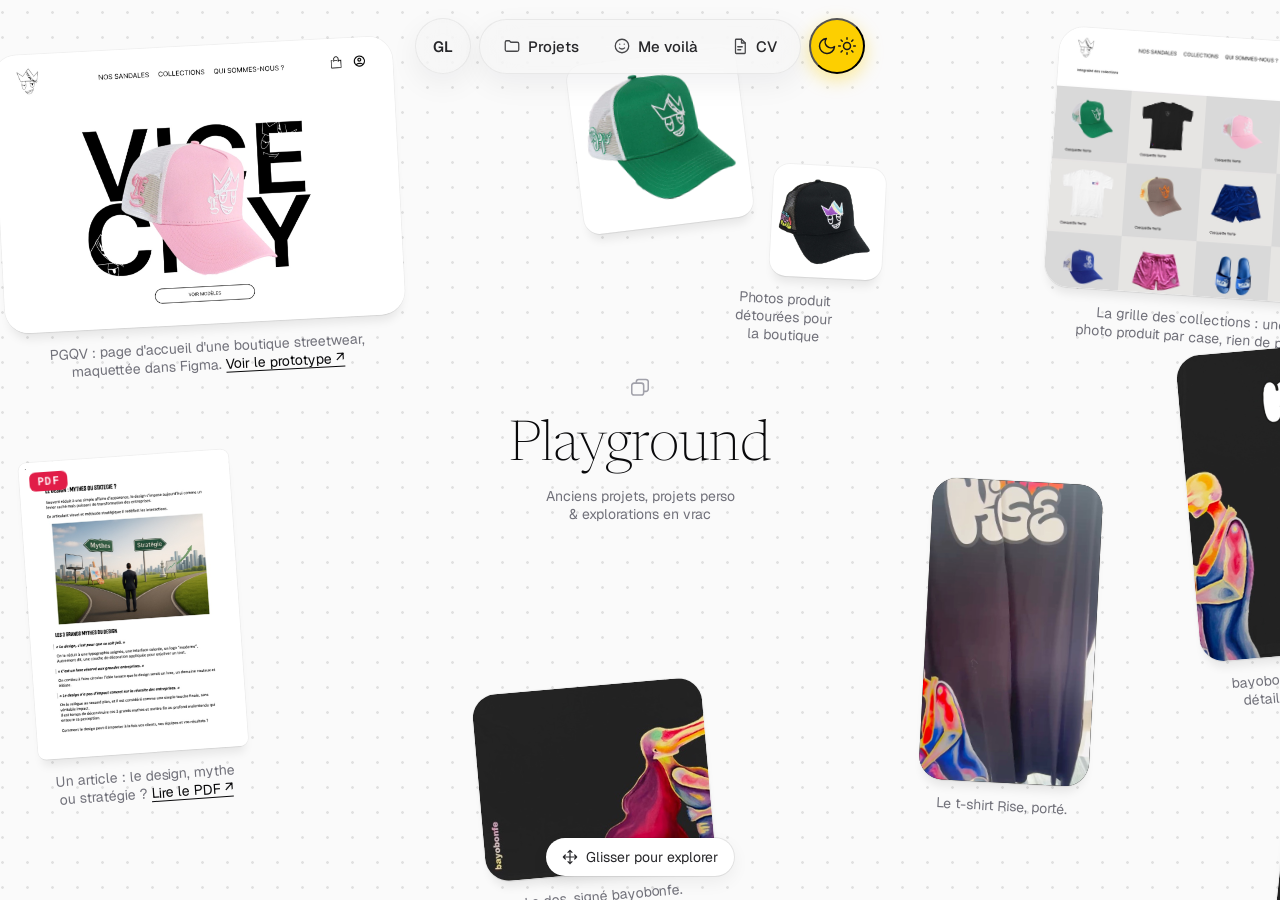
<file: playground.html>
<!doctype html>
<html lang="fr">
<head>
<meta charset="utf-8">
<!-- page désactivée : retirée du menu, conservée pour plus tard -->
<meta name="robots" content="noindex">
<meta name="viewport" content="width=device-width, initial-scale=1, viewport-fit=cover">
<link rel="icon" href="assets/favicon.svg" type="image/svg+xml">
<title>Playground — Giovani</title>
<link rel="preconnect" href="https://fonts.googleapis.com">
<link rel="preconnect" href="https://fonts.gstatic.com" crossorigin>
<link rel="stylesheet" href="https://fonts.googleapis.com/css2?family=Geist:wght@400;500;600;700&family=Geist+Mono:wght@400;500;600&family=Newsreader:ital,opsz,wght@0,6..72,200;0,6..72,300;1,6..72,200;1,6..72,300&display=swap">
<style>
  /* ---------- Tokens (mêmes que la home + ceux des pages projet) ---------- */
  :root{
    color-scheme:light dark;
    --bg:#FAFAFA;
    --ink:#09090B;
    --muted:#52525B;
    --faint:#71717A;
    --fig-n:#A1A1AA;
    --nav-bg:rgba(244,244,245,0.55);
    --nav-brd:rgba(0,0,0,0.06);
    --nav-ink:#27272A;
    --accent:#FDCF00;
    --shadow:0 10px 30px rgba(24,24,27,0.06);
    --card-brd:rgba(9,9,11,0.08);
    /* page projet */
    --page:#FFFFFF;
    --soft:#FAFAFA;
    --panel:#F4F4F5;
    --chip-bg:#F4F4F5;
    --chip-ink:#3F3F46;
    --card-shadow:0 0.6px 0.6px -1.25px rgba(0,0,0,.18), 0 2.3px 2.3px -2.5px rgba(0,0,0,.16), 0 10px 10px -3.75px rgba(0,0,0,.06);
    /* couleur du projet : Connect Station = ambre (même teinte que sa carte sur la home) */
    --pj:#B45309;
    --pj-tint:rgba(245,158,11,0.07);
    --pj-tint2:rgba(245,158,11,0.14);
    --hz1:rgba(254,243,199,0.70);   /* horizon du hero */
    --hz2:rgba(252,211,77,0.45);
  }
  @media (prefers-color-scheme: dark){
    :root:not([data-theme="light"]){
      --bg:#0A0A0B; --ink:#FAFAFA; --muted:#A1A1AA; --faint:#8B8B93; --fig-n:#71717A;
      --nav-bg:rgba(39,39,42,0.55); --nav-brd:rgba(255,255,255,0.08); --nav-ink:#E4E4E7;
      --shadow:0 10px 30px rgba(0,0,0,0.4); --card-brd:rgba(255,255,255,0.09);
      --page:#0E0E11; --soft:#16161A; --panel:#1C1C21; --chip-bg:#232329; --chip-ink:#D4D4D8;
      --card-shadow:0 0 0 1px rgba(255,255,255,.05);
      --pj:#FBBF24; --pj-tint:rgba(251,191,36,0.06); --pj-tint2:rgba(251,191,36,0.12);
      --hz1:rgba(120,53,15,0.28); --hz2:rgba(180,83,9,0.22);
    }
  }
  :root[data-theme="dark"]{
    --bg:#0A0A0B; --ink:#FAFAFA; --muted:#A1A1AA; --faint:#8B8B93; --fig-n:#71717A;
    --nav-bg:rgba(39,39,42,0.55); --nav-brd:rgba(255,255,255,0.08); --nav-ink:#E4E4E7;
    --shadow:0 10px 30px rgba(0,0,0,0.4); --card-brd:rgba(255,255,255,0.09);
    --page:#0E0E11; --soft:#16161A; --panel:#1C1C21; --chip-bg:#232329; --chip-ink:#D4D4D8;
    --card-shadow:0 0 0 1px rgba(255,255,255,.05);
    --pj:#FBBF24; --pj-tint:rgba(251,191,36,0.06); --pj-tint2:rgba(251,191,36,0.12);
    --hz1:rgba(120,53,15,0.28); --hz2:rgba(180,83,9,0.22);
  }

  *{box-sizing:border-box}
  img{max-width:100%}
  [hidden]{display:none!important}
  body{
    margin:0;
    background:var(--page);
    color:var(--ink);
    font-family:"Geist","Geist Placeholder",system-ui,-apple-system,sans-serif;
    -webkit-font-smoothing:antialiased;
    overflow-x:hidden;
  }
  .serif{ font-family:"Newsreader","PP Editorial New",Georgia,"Times New Roman",serif; font-weight:200; }

  /* ---------- Barre de progression de lecture ---------- */
  .progress{ position:fixed; top:0; left:0; right:0; height:3px; z-index:9999; pointer-events:none; }
  .progress i{ display:block; height:100%; background:var(--pj); transform-origin:0 50%; transform:scaleX(0); }

  /* ---------- Nav (identique à la home, mais fixée) ---------- */
  .nav-wrap{
    position:fixed; top:calc(18px + env(safe-area-inset-top,0px)); left:0; right:0; z-index:10;
    display:flex; justify-content:center; padding:0 16px; pointer-events:none;
  }
  .nav{ display:flex; align-items:center; gap:8px; pointer-events:auto; }
  .logo{
    width:56px;height:56px;border-radius:50%;
    background:var(--nav-bg); backdrop-filter:blur(20px);-webkit-backdrop-filter:blur(20px);
    border:1px solid var(--nav-brd);
    display:flex;align-items:center;justify-content:center;
    font-weight:600;font-size:15px;color:var(--nav-ink); letter-spacing:0.02em;
    box-shadow:var(--shadow); text-decoration:none;
  }
  .nav-links{
    display:flex;align-items:center;gap:4px;
    background:var(--nav-bg); backdrop-filter:blur(20px);-webkit-backdrop-filter:blur(20px);
    border:1px solid var(--nav-brd); border-radius:28px; padding:8px; box-shadow:var(--shadow);
  }
  .nav-links a{
    display:inline-flex;align-items:center;gap:7px; padding:9px 15px; border-radius:20px;
    font-size:15px;font-weight:500; color:var(--nav-ink); text-decoration:none;
    transition:background .18s ease;
  }
  .nav-links a:hover{background:rgba(0,0,0,0.05)}
  .nav-links a svg{opacity:.85}
  .mail{
    width:56px;height:56px;border-radius:50%; background:var(--accent);
    display:flex;align-items:center;justify-content:center;
    box-shadow:0 6px 18px rgba(253,207,0,0.4); text-decoration:none; transition:transform .18s ease;
  }
  .mail:hover{transform:translateY(-2px)}
  .theme-toggle{
    position:fixed; top:calc(18px + env(safe-area-inset-top,0px)); right:calc(16px + env(safe-area-inset-right,0px)); z-index:11;
    width:48px;height:48px;border-radius:50%;
    background:var(--nav-bg); backdrop-filter:blur(20px);-webkit-backdrop-filter:blur(20px);
    border:1px solid var(--nav-brd); box-shadow:var(--shadow);
    display:flex;align-items:center;justify-content:center; color:var(--nav-ink); cursor:pointer; padding:0;
    transition:transform .18s ease;
  }
  .theme-toggle:hover{transform:translateY(-2px)}
  .theme-toggle svg{display:none}
  .theme-toggle .moon{display:block}
  @media (prefers-color-scheme:dark){
    :root:not([data-theme="light"]) .theme-toggle .sun{display:block}
    :root:not([data-theme="light"]) .theme-toggle .moon{display:none}
  }
  :root[data-theme="dark"] .theme-toggle .sun{display:block}
  :root[data-theme="dark"] .theme-toggle .moon{display:none}
  :root[data-theme="light"] .theme-toggle .moon{display:block}
  :root[data-theme="light"] .theme-toggle .sun{display:none}
  a:focus-visible, button:focus-visible{ outline:2px solid var(--ink); outline-offset:3px; }

  /* ---------- Colonnes ---------- */
  .wrap{ width:min(700px, 100% - 40px); margin-inline:auto; }
  .wide{ width:min(1072px, 100% - 32px); margin-inline:auto; }

  /* ---------- Textes ---------- */
  .eyebrow{
    margin:0 0 14px; font-family:"Geist Mono",ui-monospace,monospace; font-size:12px; font-weight:600;
    line-height:1; text-transform:uppercase; letter-spacing:.02em; color:var(--pj);
  }
  .prose p{ margin:0 0 16px; font-size:16px; line-height:24px; color:var(--muted); }
  .prose p:last-child{ margin-bottom:0; }
  .prose b, .prose strong{ color:var(--ink); font-weight:600; }
  .h3{ margin:0 0 24px; font-size:clamp(30px,3vw,40px); line-height:1.2; text-wrap:balance; }
  .h3 em{ font-style:italic; }

  /* ---------- Footer (identique à la home) ---------- */
  .site-footer{
    position:relative; background:var(--ink); color:var(--bg); min-height:74vh;
    padding:clamp(38px,5.5vh,56px) clamp(20px,4vw,64px) clamp(22px,4vh,30px);
    display:flex; flex-direction:column; overflow:hidden; border-radius:48px 48px 0 0;
  }
  .foot-row{ display:flex; align-items:flex-start; justify-content:space-between; gap:24px; }
  .foot-connect{ margin:0; font-size:clamp(16px,1.5vw,19px); line-height:1.55; }
  .foot-socials{ display:flex; gap:12px; flex:none; }
  .foot-socials a{
    width:56px;height:56px;border-radius:50%; display:flex;align-items:center;justify-content:center;
    background:color-mix(in srgb, var(--bg) 8%, transparent); border:1px solid color-mix(in srgb, var(--bg) 16%, transparent);
    color:var(--bg); text-decoration:none; transition:background .18s ease, transform .18s ease;
  }
  .foot-socials a:hover{ background:color-mix(in srgb, var(--bg) 16%, transparent); transform:translateY(-2px); }
  .foot-name{
    margin:auto 0 clamp(12px,2vh,20px); font-family:"Newsreader","PP Editorial New",Georgia,serif; font-weight:200;
    font-size:clamp(52px,17vw,220px); line-height:0.9; letter-spacing:-0.01em; white-space:nowrap;
  }
  .foot-bottom{ display:flex; justify-content:space-between; align-items:center; gap:16px; font-size:14px; color:color-mix(in srgb, var(--bg) 58%, transparent); }


  /* ---------- Playground : canvas infini (mesuré sur xhulia.com/playground) ----------
     Canvas 3000×2400 qu'on fait glisser 1:1, borné aux bords de l'écran avec un rebond élastique ;
     titre fixe au centre, pastille d'aide en bas, cartes inclinées avec ombre douce et légende grise. */
  html, body{ height:100%; }
  body.pg{ overflow:hidden; background:var(--bg); overscroll-behavior:none; }
  .pg-view{ position:fixed; inset:0; overflow:hidden; cursor:grab; touch-action:none; user-select:none; -webkit-user-select:none; outline:none; }
  .pg-view.dragging{ cursor:grabbing; }
  .pg-canvas{ position:absolute; left:0; top:0; width:3000px; height:2400px; will-change:transform; }
  .pg-canvas.settle{ transition:transform .45s cubic-bezier(.2,.8,.2,1); }
  .pg-bg{ position:absolute; inset:0; opacity:.1; background-image:radial-gradient(circle, var(--ink) 1.1px, transparent 1.6px); background-size:25px 25px; pointer-events:none; }

  .pg-desc{ position:fixed; left:50%; top:50%; transform:translate(-50%,-50%); z-index:2; text-align:center; pointer-events:none; }
  .pg-desc svg{ color:var(--fig-n); }
  .pg-desc h1{ margin:10px 0 6px; font-size:56px; line-height:67.2px; }
  .pg-desc p{ margin:0 auto; max-width:190px; font-size:14px; line-height:18.2px; color:var(--faint); }
  .pg-hint{
    position:fixed; left:50%; bottom:calc(24px + env(safe-area-inset-bottom,0px)); transform:translateX(-50%); z-index:3;
    display:flex; align-items:center; gap:8px; padding:10px 16px; border-radius:999px; pointer-events:none;
    background:var(--page); box-shadow:0 0 0 1px var(--card-brd), 0 6px 18px rgba(9,9,11,.06);
    font-size:14px; line-height:18.2px; color:var(--nav-ink); white-space:nowrap;
  }

  .it{ position:absolute; transform-origin:50% 50%; }
  .it .card{
    position:relative; border-radius:24px; overflow:hidden; background:#fff;
    box-shadow:0 .6px .6px -1.25px rgba(0,0,0,.22), 0 2.3px 2.3px -2.5px rgba(0,0,0,.19), 0 10px 10px -3.75px rgba(0,0,0,.08), 0 0 0 1px rgba(9,9,11,.04);
  }
  .it.sm .card{ border-radius:16px; }
  .it .card img, .it .card video{ display:block; width:100%; height:auto; pointer-events:none; -webkit-user-drag:none; }
  .it.open .card{ cursor:zoom-in; }
  .it.doc .card{ border-radius:8px; }
  .badge{
    position:absolute; left:10px; top:10px; z-index:1; padding:4px 8px; border-radius:6px; background:#E11D48; color:#fff;
    font:600 11px/1 "Geist Mono",ui-monospace,monospace; letter-spacing:.04em;
  }
  .cap{ margin:14px auto 0; max-width:100%; text-align:center; font-size:14px; line-height:18.2px; color:var(--faint); text-wrap:balance; }
  .cap a{ color:var(--ink); text-decoration:underline; text-underline-offset:3px; white-space:nowrap; }

  /* Visionneuse (image agrandie ou PDF) */
  .lb{ position:fixed; inset:0; z-index:50; display:none; align-items:center; justify-content:center; padding:24px; background:rgba(9,9,11,.72); backdrop-filter:blur(6px); -webkit-backdrop-filter:blur(6px); }
  .lb.open{ display:flex; }
  .lb-box{ position:relative; max-width:min(1100px,100%); max-height:100%; display:flex; flex-direction:column; align-items:center; gap:14px; }
  .lb-box img{ max-width:100%; max-height:calc(100vh - 140px); border-radius:16px; display:block; background:#fff; }
  .lb-box iframe{ width:min(900px, calc(100vw - 48px)); height:calc(100vh - 140px); border:0; border-radius:12px; background:#fff; }
  .lb-bar{ display:flex; gap:8px; }
  .lb-bar a, .lb-bar button{
    display:inline-flex; align-items:center; gap:8px; height:44px; padding:0 18px; border:0; border-radius:999px; cursor:pointer;
    background:#fff; color:#09090B; font:500 15px/1 "Geist",system-ui,sans-serif; text-decoration:none;
  }
  .lb-bar button{ width:44px; padding:0; justify-content:center; }

  @media (max-width:768px){
    .pg-desc h1{ font-size:44px; line-height:52px; }
  }
  @media (max-width:768px){
    .nav-wrap{ justify-content:flex-start; padding:0 18px; }
    .nav-links{ padding:6px; gap:2px; }
    .nav-links a span{ display:none; }
    .nav-links a{ padding:11px; }
    .logo,.mail{ width:52px;height:52px; }
    .theme-toggle{ top:auto; bottom:calc(20px + env(safe-area-inset-bottom,0px)); right:16px; width:44px;height:44px; }
  }
  @media (max-width:560px){
    .foot-socials a{ width:46px;height:46px; }
    .foot-name{ font-size:clamp(40px,15vw,96px); }
  }
  @media (prefers-reduced-motion:reduce){
    .mail:hover,.theme-toggle:hover{ transform:none; }
  }
</style>
</head>
<body class="pg">


<!-- NAV -->
<div class="nav-wrap">
  <nav class="nav" aria-label="Navigation principale">
    <a class="logo" href="index.html" aria-label="Accueil">GL</a>
    <div class="nav-links">
      <a href="index.html#work"><svg width="18" height="18" viewBox="0 0 24 24" fill="none" stroke="currentColor" stroke-width="1.7" stroke-linecap="round" stroke-linejoin="round"><path d="M3 7a2 2 0 0 1 2-2h3.5l2 2H19a2 2 0 0 1 2 2v8a2 2 0 0 1-2 2H5a2 2 0 0 1-2-2z"/></svg><span>Projets</span></a>
      <a href="about.html"><svg width="18" height="18" viewBox="0 0 24 24" fill="none" stroke="currentColor" stroke-width="1.7" stroke-linecap="round" stroke-linejoin="round"><circle cx="12" cy="12" r="9"/><path d="M8.5 14.5s1.3 1.5 3.5 1.5 3.5-1.5 3.5-1.5"/><path d="M9 9.5h.01M15 9.5h.01"/></svg><span>Me voilà</span></a>
      <a href="cv.html"><svg width="18" height="18" viewBox="0 0 24 24" fill="none" stroke="currentColor" stroke-width="1.7" stroke-linecap="round" stroke-linejoin="round"><path d="M7 3h7l5 5v13a1 1 0 0 1-1 1H7a1 1 0 0 1-1-1V4a1 1 0 0 1 1-1z"/><path d="M14 3v5h5M9 13h6M9 17h4"/></svg><span>CV</span></a>
    </div>
    <button class="mail tgl" id="themeToggle" type="button" aria-label="Basculer entre le mode clair et le mode sombre">
      <svg class="moon" width="22" height="22" viewBox="0 0 24 24" fill="none" stroke="#18181B" stroke-width="1.8" stroke-linecap="round" stroke-linejoin="round"><path d="M21 12.8A9 9 0 1 1 11.2 3a7 7 0 0 0 9.8 9.8z"/></svg>
      <svg class="sun" width="22" height="22" viewBox="0 0 24 24" fill="none" stroke="#18181B" stroke-width="1.8" stroke-linecap="round" stroke-linejoin="round"><circle cx="12" cy="12" r="4.2"/><path d="M12 2v2M12 20v2M4.9 4.9l1.4 1.4M17.7 17.7l1.4 1.4M2 12h2M20 12h2M4.9 19.1l1.4-1.4M17.7 6.3l1.4-1.4"/></svg>
    </button>
  </nav>
</div>


<main>
  <div class="pg-desc" aria-hidden="false">
    <svg width="22" height="22" viewBox="0 0 24 24" fill="none" stroke="currentColor" stroke-width="1.7" stroke-linecap="round" stroke-linejoin="round"><rect x="3" y="7" width="13" height="13" rx="2.5"/><path d="M8 7V5.5A2.5 2.5 0 0 1 10.5 3h8A2.5 2.5 0 0 1 21 5.5v8a2.5 2.5 0 0 1-2.5 2.5H16"/></svg>
    <h1 class="serif">Playground</h1>
    <p>Anciens projets, projets perso &amp; explorations en vrac</p>
  </div>

  <div class="pg-view" id="pgView" tabindex="0" aria-label="Canvas des projets : glisser, molette ou flèches du clavier pour explorer">
    <div class="pg-canvas" id="pgCanvas">
      <div class="pg-bg"></div>

      <!-- PGQV : boutique streetwear (Figma) -->
      <figure class="it open" style="left:820px;top:780px;width:400px;transform:rotate(-3deg)" data-full="assets/img/playground/pgqv-accueil.jpg">
        <div class="card"><img src="assets/img/playground/pgqv-accueil.jpg" alt="Maquette Figma de la page d'accueil de PGQV, boutique streetwear" loading="lazy"></div>
        <figcaption class="cap">PGQV : page d'accueil d'une boutique streetwear, maquettée dans Figma. <a href="https://www.figma.com/proto/2Hxryvk26O7888ixIuZlrZ/PGQV-STORE?node-id=12-172&amp;p=f&amp;viewport=-207%2C858%2C0.08&amp;t=gsRA6ODSJIesCMHU-1&amp;scaling=min-zoom&amp;content-scaling=fixed&amp;starting-point-node-id=88%3A458&amp;page-id=0%3A1" target="_blank" rel="noopener">Voir le prototype ↗</a></figcaption>
      </figure>
      <figure class="it open" style="left:1870px;top:770px;width:300px;transform:rotate(4deg)" data-full="assets/img/playground/pgqv-collection.jpg">
        <div class="card"><img src="assets/img/playground/pgqv-collection.jpg" alt="Maquette de la grille des collections PGQV" loading="lazy"></div>
        <figcaption class="cap">La grille des collections : une photo produit par case, rien de plus.</figcaption>
      </figure>
      <figure class="it open sm" style="left:1395px;top:790px;width:170px;transform:rotate(-7deg)" data-full="assets/img/playground/casquettevert.png">
        <div class="card"><img src="assets/img/playground/casquettevert.png" alt="Casquette verte PGQV détourée" loading="lazy"></div>
      </figure>
      <figure class="it open sm" style="left:1590px;top:900px;width:112px;transform:rotate(3deg)" data-full="assets/img/playground/casquettenoir1.png">
        <div class="card"><img src="assets/img/playground/casquettenoir1.png" alt="Casquette noire PGQV détourée" loading="lazy"></div>
        <figcaption class="cap" style="width:190px;margin-left:-39px">Photos produit détourées pour la boutique</figcaption>
      </figure>

      <!-- Article (PDF) -->
      <figure class="it doc" style="left:850px;top:1190px;width:210px;transform:rotate(-4deg)" data-pdf="assets/docs/article-design-mythe-ou-strategie.pdf" data-title="Le design : mythe ou stratégie ?">
        <div class="card" style="cursor:zoom-in"><span class="badge">PDF</span><img src="assets/img/playground/article-couverture.jpg" alt="Première page de l'article « Le design : mythes ou stratégie ? »" loading="lazy"></div>
        <figcaption class="cap">Un article : le design, mythe ou stratégie ? <a href="assets/docs/article-design-mythe-ou-strategie.pdf" target="_blank" rel="noopener" data-pdf-link>Lire le PDF ↗</a></figcaption>
      </figure>

      <!-- bayobonfe : t-shirts -->
      <figure class="it" style="left:1745px;top:1215px;width:170px;transform:rotate(3deg)">
        <div class="card" style="background:#111"><video src="assets/img/playground/bybf-rise-porte.mp4" poster="assets/img/playground/bybf-rise-porte-poster.jpg" muted loop playsinline autoplay preload="metadata"></video></div>
        <figcaption class="cap">Le t-shirt Rise, porté.</figcaption>
      </figure>
      <figure class="it open" style="left:2010px;top:1080px;width:240px;transform:rotate(-5deg)" data-full="assets/img/playground/bybf-rise.jpg">
        <div class="card"><img src="assets/img/playground/bybf-rise.jpg" alt="Mockup du t-shirt Rise de bayobonfe" loading="lazy"></div>
        <figcaption class="cap">bayobonfe : t-shirts illustrés, détail du mockup (2025).</figcaption>
      </figure>
      <figure class="it open" style="left:2100px;top:1480px;width:220px;transform:rotate(6deg)" data-full="assets/img/playground/bybf-se-gren-diri.jpg">
        <div class="card"><img src="assets/img/playground/bybf-se-gren-diri.jpg" alt="T-shirt « Se gren diri ka fe sak diri »" loading="lazy"></div>
        <figcaption class="cap">Un proverbe créole en typo XXL.</figcaption>
      </figure>
      <figure class="it open" style="left:1300px;top:1420px;width:230px;transform:rotate(-5deg)" data-full="assets/img/playground/bybf-dos.jpg">
        <div class="card"><img src="assets/img/playground/bybf-dos.jpg" alt="Dos d'un t-shirt bayobonfe avec une illustration" loading="lazy"></div>
        <figcaption class="cap">Le dos, signé bayobonfe.</figcaption>
      </figure>

      <!-- Atelier FigJam -->
      <figure class="it open" style="left:1040px;top:1720px;width:470px;transform:rotate(2deg)" data-full="assets/img/playground/sprint-atelier.jpg">
        <div class="card"><img src="assets/img/playground/sprint-atelier.jpg" alt="Tableau FigJam du design sprint : Comment pourrions-nous, idéation, storyboard" loading="lazy"></div>
        <figcaption class="cap">Design sprint en atelier : repenser la pause déjeuner des étudiants (FigJam).</figcaption>
      </figure>

      <!-- Bell & Ross : pièces hors étude de cas -->
      <figure class="it open" style="left:470px;top:860px;width:230px;transform:rotate(5deg)" data-full="assets/img/bellross/mailing-watches-and-wonders-2024.png">
        <div class="card"><img src="assets/img/bellross/mailing-watches-and-wonders-2024.png" alt="Mailing Watches & Wonders 2024 pour Bell & Ross" loading="lazy"></div>
        <figcaption class="cap">Mailing Watches &amp; Wonders 2024, Bell &amp; Ross.</figcaption>
      </figure>
      <figure class="it open" style="left:2260px;top:800px;width:380px;transform:rotate(-3deg)" data-full="assets/img/bellross/banniere-br03-41mm.png">
        <div class="card"><img src="assets/img/bellross/banniere-br03-41mm.png" alt="Bannière de lancement de la BR 03 41 mm" loading="lazy"></div>
        <figcaption class="cap">Bannière de lancement de la BR 03, Bell &amp; Ross.</figcaption>
      </figure>

      <!-- PGQV : visuels t-shirts -->
      <figure class="it open" style="left:540px;top:1520px;width:200px;transform:rotate(6deg)" data-full="assets/img/playground/pgqv-make-your-move.png">
        <div class="card"><img src="assets/img/playground/pgqv-make-your-move.png" alt="Visuel de t-shirt « Make your move » de PGQV" loading="lazy"></div>
        <figcaption class="cap">« Make your move », un visuel de t-shirt PGQV.</figcaption>
      </figure>
      <figure class="it open" style="left:2380px;top:1520px;width:200px;transform:rotate(-4deg)" data-full="assets/img/playground/pgqv-tshirt-colorblock.png">
        <div class="card"><img src="assets/img/playground/pgqv-tshirt-colorblock.png" alt="T-shirt colorblock PGQV" loading="lazy"></div>
        <figcaption class="cap">T-shirt colorblock PGQV.</figcaption>
      </figure>
      <figure class="it open sm" style="left:1990px;top:1790px;width:120px;transform:rotate(8deg)" data-full="assets/img/playground/pgqv-qrcode.png">
        <div class="card"><img src="assets/img/playground/pgqv-qrcode.png" alt="QR code aux couleurs de PGQV" loading="lazy"></div>
        <figcaption class="cap" style="width:180px;margin-left:-30px">Un QR code aux couleurs de la marque</figcaption>
      </figure>
    </div>
  </div>

  <div class="pg-hint" aria-hidden="true">
    <svg width="16" height="16" viewBox="0 0 24 24" fill="none" stroke="currentColor" stroke-width="1.8" stroke-linecap="round" stroke-linejoin="round"><path d="M12 2v20M2 12h20M12 2l-3 3M12 2l3 3M12 22l-3-3M12 22l3-3M2 12l3-3M2 12l3 3M22 12l-3-3M22 12l-3 3"/></svg>
    Glisser pour explorer
  </div>

  <div class="lb" id="lb" role="dialog" aria-modal="true" aria-label="Aperçu">
    <div class="lb-box" id="lbBox"></div>
  </div>
</main>


<script>
/* thème clair / sombre (même clé que la home) */
(function(){
  var root=document.documentElement;
  try{var s=localStorage.getItem('theme'); if(s==='dark'||s==='light') root.setAttribute('data-theme',s);}catch(e){}
  function current(){var a=root.getAttribute('data-theme'); return a?a:(matchMedia('(prefers-color-scheme: dark)').matches?'dark':'light');}
  document.getElementById('themeToggle').addEventListener('click',function(){
    var next=current()==='dark'?'light':'dark';
    root.setAttribute('data-theme',next);
    try{localStorage.setItem('theme',next);}catch(e){}
  });
})();

/* canvas : glisser 1:1, bornes = bords de l'écran avec rebond élastique (comme l'original),
   + molette / trackpad et flèches du clavier (ajouts pour que le défilement reste naturel) */
(function(){
  var view=document.getElementById('pgView'), cv=document.getElementById('pgCanvas');
  var W=3000, H=2400, x=0, y=0, dragging=false, sx=0, sy=0, ox=0, oy=0, moved=0, downTarget=null;
  function bounds(){ return { minX:Math.min(0,innerWidth-W), minY:Math.min(0,innerHeight-H) }; }
  function rubber(v,min,max){ return v>max ? max+(v-max)*.35 : v<min ? min+(v-min)*.35 : v; }
  function clamp(v,min,max){ return Math.max(min,Math.min(max,v)); }
  function paint(px,py){ cv.style.transform='translate3d('+px+'px,'+py+'px,0)'; }
  function settle(){ var b=bounds(); x=clamp(x,b.minX,0); y=clamp(y,b.minY,0); cv.classList.add('settle'); paint(x,y); setTimeout(function(){ cv.classList.remove('settle'); },460); }
  // départ : canvas centré
  x=(innerWidth-W)/2; y=(innerHeight-H)/2; paint(x,y);

  view.addEventListener('pointerdown',function(e){
    if(e.button!==0 || e.target.closest('a')) return;
    dragging=true; moved=0; sx=e.clientX; sy=e.clientY; ox=x; oy=y; downTarget=e.target;
    cv.classList.remove('settle'); view.classList.add('dragging');
    try{ view.setPointerCapture(e.pointerId); }catch(_){}
  });
  view.addEventListener('pointermove',function(e){
    if(!dragging) return;
    var dx=e.clientX-sx, dy=e.clientY-sy, b=bounds();
    moved=Math.max(moved,Math.abs(dx)+Math.abs(dy));
    x=ox+dx; y=oy+dy; paint(rubber(x,b.minX,0), rubber(y,b.minY,0));
  });
  function end(e){
    if(!dragging) return; dragging=false; view.classList.remove('dragging');
    var b=bounds(); x=rubber(x,b.minX,0); y=rubber(y,b.minY,0); settle();
    if(moved<6 && downTarget) openItem(downTarget.closest('.it'));   // un clic, pas un glisser
    downTarget=null;
  }
  view.addEventListener('pointerup',end);
  view.addEventListener('pointercancel',end);
  view.addEventListener('wheel',function(e){
    e.preventDefault(); var b=bounds();
    x=clamp(x-e.deltaX,b.minX,0); y=clamp(y-e.deltaY,b.minY,0); paint(x,y);
  },{passive:false});
  view.addEventListener('keydown',function(e){
    var s=e.shiftKey?240:80, k=e.key, b=bounds();
    if(k==='ArrowLeft') x+=s; else if(k==='ArrowRight') x-=s; else if(k==='ArrowUp') y+=s; else if(k==='ArrowDown') y-=s; else return;
    e.preventDefault(); x=clamp(x,b.minX,0); y=clamp(y,b.minY,0); cv.classList.add('settle'); paint(x,y);
  });
  addEventListener('resize',settle);
  view.focus({preventScroll:true});

  /* visionneuse : image agrandie, ou PDF intégré (nouvel onglet sur mobile, où les PDF intégrés s'affichent mal) */
  var lb=document.getElementById('lb'), box=document.getElementById('lbBox'), lastFocus=null;
  function closeBtn(){ return '<button type="button" data-close aria-label="Fermer"><svg width="18" height="18" viewBox="0 0 24 24" fill="none" stroke="currentColor" stroke-width="2" stroke-linecap="round"><path d="M6 6l12 12M18 6 6 18"/></svg></button>'; }
  function openItem(it){
    if(!it) return;
    var pdf=it.getAttribute('data-pdf'), full=it.getAttribute('data-full');
    if(pdf){
      if(innerWidth<768){ window.open(pdf,'_blank','noopener'); return; }
      box.innerHTML='<iframe src="'+pdf+'#view=FitH" title="'+(it.getAttribute('data-title')||'PDF')+'"></iframe>'+
        '<div class="lb-bar"><a href="'+pdf+'" target="_blank" rel="noopener">Ouvrir dans un onglet ↗</a><a href="'+pdf+'" download>Télécharger</a>'+closeBtn()+'</div>';
    } else if(full){
      var alt=(it.querySelector('img')||{}).alt||'';
      box.innerHTML='<img src="'+full+'" alt="'+alt.replace(/"/g,'&quot;')+'"><div class="lb-bar">'+closeBtn()+'</div>';
    } else return;
    lastFocus=document.activeElement; lb.classList.add('open'); box.querySelector('[data-close]').focus();
  }
  function closeLb(){ lb.classList.remove('open'); box.innerHTML=''; if(lastFocus) lastFocus.focus({preventScroll:true}); }
  lb.addEventListener('click',function(e){ if(e.target===lb || e.target.closest('[data-close]')) closeLb(); });
  document.addEventListener('keydown',function(e){ if(e.key==='Escape' && lb.classList.contains('open')) closeLb(); });
  // le lien « Lire le PDF » ouvre la visionneuse sur ordinateur
  document.querySelectorAll('[data-pdf-link]').forEach(function(a){
    a.addEventListener('click',function(e){ if(innerWidth>=768){ e.preventDefault(); openItem(a.closest('.it')); } });
  });
})();
</script>
</body>
</html>
</file>
<file: assets/css/site.css>
/* =========================================================
   Portfolio de Giovani Labat — feuille de style commune
   (gabarit inspiré de xhulia.com ; une seule couleur de texte : l'encre)
   ========================================================= */

/* ---------- Jetons (clair) ---------- */
:root{
  color-scheme:light dark;
  --bg:#FAFAFA; --ink:#09090B; --muted:#52525B; --faint:#71717A; --fig-n:#A1A1AA;
  --nav-bg:rgba(244,244,245,0.55); --nav-brd:rgba(0,0,0,0.06); --nav-ink:#27272A;
  --accent:#FDCF00;
  --shadow:0 10px 30px rgba(24,24,27,0.06); --card-brd:rgba(9,9,11,0.08);
  --page:#FFFFFF; --soft:#FAFAFA; --panel:#F4F4F5; --chip-bg:#F4F4F5; --chip-ink:#3F3F46;
  --card-shadow:0 0.6px 0.6px -1.25px rgba(0,0,0,.18), 0 2.3px 2.3px -2.5px rgba(0,0,0,.16), 0 10px 10px -3.75px rgba(0,0,0,.06);
  /* textes et repères : toujours l'encre, jamais la couleur d'un projet */
  --pj:var(--ink); --pj-tint:rgba(9,9,11,0.035); --pj-tint2:rgba(9,9,11,0.06);
  /* horizon du hero (seul endroit teinté par projet, voir body.p-*) */
  --hz1:rgba(228,228,231,0.55); --hz2:rgba(161,161,170,0.45);
  /* avant / après */
  --ba-bg:#F4F4F4; --ba-ink:#09090B; --ba-sub:#3F3F46; --ba-note:#52525B;
  --ba-glow1:rgba(233,213,255,.95); --ba-glow2:rgba(209,250,229,.85); --ba-glow3:rgba(254,240,199,.95);
}
/* ---------- Jetons (sombre) : préférence système, ou choix forcé ---------- */
@media (prefers-color-scheme: dark){
  :root:not([data-theme="light"]){
    --bg:#0A0A0B; --ink:#FAFAFA; --muted:#A1A1AA; --faint:#8B8B93; --fig-n:#71717A;
    --nav-bg:rgba(39,39,42,0.55); --nav-brd:rgba(255,255,255,0.08); --nav-ink:#E4E4E7;
    --shadow:0 10px 30px rgba(0,0,0,0.4); --card-brd:rgba(255,255,255,0.09);
    --page:#0E0E11; --soft:#16161A; --panel:#1C1C21; --chip-bg:#232329; --chip-ink:#D4D4D8;
    --card-shadow:0 0 0 1px rgba(255,255,255,.05);
    --pj-tint:rgba(255,255,255,0.035); --pj-tint2:rgba(255,255,255,0.06);
    --hz1:rgba(63,63,70,0.45); --hz2:rgba(113,113,122,0.35);
    --ba-bg:#1C1C21; --ba-ink:#FAFAFA; --ba-sub:#D4D4D8; --ba-note:#A1A1AA;
    --ba-glow1:rgba(124,58,237,.30); --ba-glow2:rgba(16,185,129,.18); --ba-glow3:rgba(245,158,11,.18);
  }
}
:root[data-theme="dark"]{
  --bg:#0A0A0B; --ink:#FAFAFA; --muted:#A1A1AA; --faint:#8B8B93; --fig-n:#71717A;
  --nav-bg:rgba(39,39,42,0.55); --nav-brd:rgba(255,255,255,0.08); --nav-ink:#E4E4E7;
  --shadow:0 10px 30px rgba(0,0,0,0.4); --card-brd:rgba(255,255,255,0.09);
  --page:#0E0E11; --soft:#16161A; --panel:#1C1C21; --chip-bg:#232329; --chip-ink:#D4D4D8;
  --card-shadow:0 0 0 1px rgba(255,255,255,.05);
  --pj-tint:rgba(255,255,255,0.035); --pj-tint2:rgba(255,255,255,0.06);
  --hz1:rgba(63,63,70,0.45); --hz2:rgba(113,113,122,0.35);
  --ba-bg:#1C1C21; --ba-ink:#FAFAFA; --ba-sub:#D4D4D8; --ba-note:#A1A1AA;
  --ba-glow1:rgba(124,58,237,.30); --ba-glow2:rgba(16,185,129,.18); --ba-glow3:rgba(245,158,11,.18);
}
/* horizons teintés par projet (décor uniquement) */
body.p-sav{ --hz1:rgba(221,214,254,0.55); --hz2:rgba(167,139,250,0.40); }
body.p-bus{ --hz1:rgba(254,243,199,0.70); --hz2:rgba(252,211,77,0.45); }
@media (prefers-color-scheme: dark){
  :root:not([data-theme="light"]) body.p-sav{ --hz1:rgba(76,29,149,0.24); --hz2:rgba(124,58,237,0.20); }
  :root:not([data-theme="light"]) body.p-bus{ --hz1:rgba(120,53,15,0.28); --hz2:rgba(180,83,9,0.22); }
}
:root[data-theme="dark"] body.p-sav{ --hz1:rgba(76,29,149,0.24); --hz2:rgba(124,58,237,0.20); }
:root[data-theme="dark"] body.p-bus{ --hz1:rgba(120,53,15,0.28); --hz2:rgba(180,83,9,0.22); }

/* ---------- Base ---------- */
  *{box-sizing:border-box}
  img{max-width:100%}
  [hidden]{display:none!important}
  body{
    margin:0;
    background:var(--page);
    color:var(--ink);
    font-family:"Geist","Geist Placeholder",system-ui,-apple-system,sans-serif;
    -webkit-font-smoothing:antialiased;
    overflow-x:hidden;
  }
  .serif{ font-family:"Newsreader","PP Editorial New",Georgia,"Times New Roman",serif; font-weight:200; }

  /* ---------- Barre de progression de lecture ---------- */
  .progress{ position:fixed; top:0; left:0; right:0; height:3px; z-index:9999; pointer-events:none; }
  .progress i{ display:block; height:100%; background:var(--pj); transform-origin:0 50%; transform:scaleX(0); }

  /* ---------- Nav (identique à la home, mais fixée) ---------- */
  .nav-wrap{
    position:fixed; top:calc(18px + env(safe-area-inset-top,0px)); left:0; right:0; z-index:10;
    display:flex; justify-content:center; padding:0 16px; pointer-events:none;
  }
  .nav{ display:flex; align-items:center; gap:8px; pointer-events:auto; }
  .logo{
    width:56px;height:56px;border-radius:50%;
    background:var(--nav-bg); backdrop-filter:blur(20px);-webkit-backdrop-filter:blur(20px);
    border:1px solid var(--nav-brd);
    display:flex;align-items:center;justify-content:center;
    font-weight:600;font-size:15px;color:var(--nav-ink); letter-spacing:0.02em;
    box-shadow:var(--shadow); text-decoration:none;
  }
  .nav-links{
    display:flex;align-items:center;gap:4px;
    background:var(--nav-bg); backdrop-filter:blur(20px);-webkit-backdrop-filter:blur(20px);
    border:1px solid var(--nav-brd); border-radius:28px; padding:8px; box-shadow:var(--shadow);
  }
  .nav-links a{
    display:inline-flex;align-items:center;gap:7px; padding:9px 15px; border-radius:20px;
    font-size:15px;font-weight:500; color:var(--nav-ink); text-decoration:none;
    transition:background .18s ease;
  }
  .nav-links a:hover{background:rgba(0,0,0,0.05)}
  .nav-links a svg{opacity:.85}
  .mail{
    width:56px;height:56px;border-radius:50%; background:var(--accent);
    display:flex;align-items:center;justify-content:center;
    box-shadow:0 6px 18px rgba(253,207,0,0.4); text-decoration:none; transition:transform .18s ease;
  }
  .mail:hover{transform:translateY(-2px)}
  .tgl{ border:0; padding:0; cursor:pointer; font:inherit; }
  .tgl svg{display:none}
  .tgl .moon{display:block}
  @media (prefers-color-scheme:dark){
    :root:not([data-theme="light"]) .tgl .sun{display:block}
    :root:not([data-theme="light"]) .tgl .moon{display:none}
  }
  :root[data-theme="dark"] .tgl .sun{display:block}
  :root[data-theme="dark"] .tgl .moon{display:none}
  :root[data-theme="light"] .tgl .moon{display:block}
  :root[data-theme="light"] .tgl .sun{display:none}
  a:focus-visible, button:focus-visible{ outline:2px solid var(--ink); outline-offset:3px; }

  /* ---------- Colonnes ---------- */
  .wrap{ width:min(700px, 100% - 40px); margin-inline:auto; }
  .wide{ width:min(1072px, 100% - 32px); margin-inline:auto; }

  /* ---------- Hero ---------- */
  .cs-hero{ position:relative; padding:200px 20px 0; text-align:center; }
  .cs-hero::before{
    content:""; position:absolute; inset:0 0 auto 0; height:450px; z-index:-1;
    background:radial-gradient(103% 138% at 50% 139.5%, transparent 52%, var(--hz1) 68%, var(--hz2) 90%);
    -webkit-mask-image:linear-gradient(to bottom, #000 55%, transparent);
            mask-image:linear-gradient(to bottom, #000 55%, transparent);
  }
  .cs-icon{
    width:56px;height:56px;border-radius:16px; overflow:hidden; margin:0 auto 40px;
    background:var(--icon-bg,#fff); box-shadow:0 8px 24px rgba(9,9,11,0.12), 0 0 0 1px rgba(9,9,11,0.06);
  }
  .cs-icon img{ width:100%; height:100%; object-fit:cover; display:block; transform:scale(var(--icon-scale,2.3)); }
  .cs-title{
    margin:0 auto; max-width:800px;
    font-size:clamp(32px, 3.4vw, 44px); line-height:1.15; letter-spacing:-0.005em; text-wrap:balance;
  }
  .cs-title em{ font-style:italic; }

  /* ---------- Textes ---------- */
  .eyebrow{
    margin:0 0 14px; font-family:"Geist Mono",ui-monospace,monospace; font-size:12px; font-weight:600;
    line-height:1; text-transform:uppercase; letter-spacing:.02em; color:var(--pj);
  }
  .prose p{ margin:0 0 16px; font-size:16px; line-height:24px; color:var(--muted); }
  .prose p:last-child{ margin-bottom:0; }
  .prose b, .prose strong{ color:var(--ink); font-weight:600; }
  .h3{ margin:0 0 24px; font-size:clamp(30px,3vw,40px); line-height:1.2; text-wrap:balance; }
  .h3 em{ font-style:italic; }

  /* ---------- Intro + fiche ---------- */
  .intro{ display:grid; grid-template-columns:minmax(0,1fr) 210px; gap:48px; margin-top:64px; }
  .meta-group + .meta-group{ margin-top:28px; }
  .chips{ display:flex; flex-wrap:wrap; gap:8px; margin:0; padding:0; list-style:none; }
  .chips li{ padding:8px 12px; border-radius:999px; background:var(--chip-bg); color:var(--chip-ink); font-size:14px; line-height:18.2px; }
  .chips a{ display:inline-flex; align-items:center; gap:6px; padding:8px 12px; border-radius:999px; background:var(--ink); color:var(--page); font-size:14px; line-height:18.2px; font-weight:500; text-decoration:none; transition:opacity .18s ease; }
  .chips a:hover{ opacity:.85; }
  .chips li:has(> a){ padding:0; background:none; }

  /* ---------- Cartes Problèmes / Solution / Résultats ---------- */
  .cards3{ display:grid; grid-template-columns:repeat(3,1fr); gap:24px; margin-top:120px; }
  .card{ background:var(--soft); border-radius:32px; padding:40px; box-shadow:var(--card-shadow); }
  .card .ic{ width:52px;height:52px;border-radius:999px; background:var(--chip-bg); display:flex;align-items:center;justify-content:center; color:var(--ink); }
  .card h4{ margin:24px 0 12px; font-size:32px; line-height:38.4px; }
  .card p{ margin:0; font-size:16px; line-height:24px; color:var(--muted); }

  /* ---------- Séparateur de section (ligne + pastille) ---------- */
  .divider{ position:relative; text-align:center; margin:120px 0 48px; }
  .divider::before{ content:""; position:absolute; left:0; right:0; top:50%; height:1px; background:var(--card-brd); }
  .divider span{
    position:relative; display:inline-block; padding:8px 12px; border-radius:999px;
    background:var(--page); border:1px solid var(--card-brd); color:var(--chip-ink); font-size:14px; line-height:18.2px;
  }

  /* ---------- Figures ---------- */
  .panel{ position:relative; background:var(--panel); border-radius:32px; padding:clamp(16px,3.2vw,40px); display:flex; align-items:center; justify-content:center; }
  .panel img{ display:block; border-radius:12px; }
  .panel.bleed{ padding:0; overflow:hidden; }
  .panel.bleed img{ border-radius:0; width:100%; }
  .panel.black{ background:#000; }
  .panel.cover img{ position:absolute; inset:0; width:100%; height:100%; object-fit:cover; }
  .grid2{ display:grid; grid-template-columns:minmax(0,1fr) minmax(0,1fr); gap:16px; }
  .grid-bento{ display:grid; grid-template-columns:minmax(0,1.62fr) minmax(0,1fr); gap:16px; }
  .grid2 > .panel:not(.cover) img{ width:100%; }
  .stack{ display:grid; gap:16px; }
  .fig{ margin:56px auto 0; }
  /* légende façon xhulia : « Fig 4. » en gris clair, texte en gris */
  .fig figcaption, .caption{ margin-top:24px; text-align:center; font-size:14px; line-height:18.2px; color:var(--muted); text-wrap:balance; }
  .fig figcaption .n, .caption .n{ color:var(--fig-n); }
  .browser{ width:100%; border-radius:14px; overflow:hidden; background:var(--page); box-shadow:0 18px 40px rgba(9,9,11,.12), 0 0 0 1px var(--card-brd); }
  .browser-bar{ display:flex; gap:6px; padding:10px 14px; background:var(--soft); border-bottom:1px solid var(--card-brd); }
  .browser-bar i{ width:10px; height:10px; border-radius:50%; background:var(--card-brd); }
  .browser img{ display:block; width:100%; border-radius:0; }
  .tag{
    position:absolute; top:16px; left:16px; z-index:1; padding:6px 10px; border-radius:999px;
    font-family:"Geist Mono",ui-monospace,monospace; font-size:11px; font-weight:600; letter-spacing:.04em; text-transform:uppercase;
    background:var(--page); color:var(--ink); box-shadow:0 0 0 1px var(--card-brd);
  }

  /* Mosaïque des écrans « avant » */
  .mosaic{ width:100%; display:grid; grid-template-columns:repeat(4,minmax(0,1fr)); gap:12px; }
  .mosaic .shot{ aspect-ratio:1.85; border-radius:10px; overflow:hidden; background:#fff; box-shadow:0 0 0 1px var(--card-brd), 0 6px 16px rgba(9,9,11,.06); }
  .mosaic .shot img{ width:100%; height:100%; object-fit:cover; object-position:top left; border-radius:0; }
  .mosaic .big{ grid-column:span 2; grid-row:span 2; aspect-ratio:auto; }
  .mosaic .w2{ grid-column:span 2; aspect-ratio:2; }

  /* Bouton prototype */
  .proto{ display:flex; justify-content:center; margin-top:24px; }
  .proto a{
    display:inline-flex; align-items:center; gap:10px; padding:13px 20px; border-radius:999px;
    background:var(--ink); color:var(--page); font-size:15px; font-weight:600; text-decoration:none;
    transition:transform .18s ease, opacity .18s ease;
  }
  .proto a:hover{ transform:translateY(-2px); opacity:.92; }

  /* Écrans finaux : maquette de côté (portrait) + carte (paysage) à la même hauteur */
  .grid-side{ display:grid; grid-template-columns:minmax(0,1fr) minmax(0,1.93fr); gap:16px; }
  .panel.fill img{ height:100%; object-fit:cover; }
  .panel.white{ background:#fff; box-shadow:0 0 0 1px var(--card-brd); }
  .venn{ width:min(420px,100%); aspect-ratio:1; object-fit:cover; border-radius:0; }

  /* Écrans tactiles dans des cadres verticaux */
  .frames4{ width:100%; display:grid; grid-template-columns:repeat(4,minmax(0,1fr)); gap:clamp(10px,2vw,24px); }
  .tablet{ border-radius:clamp(16px,2.2vw,26px); padding:clamp(5px,.7vw,8px); background:#0B0B0D; box-shadow:0 18px 36px rgba(9,9,11,.16); }
  .tablet img{ display:block; width:100%; border-radius:clamp(11px,1.6vw,19px); }
  .flow{ width:100%; margin:0; padding:0; list-style:none; display:grid; grid-template-columns:repeat(4,minmax(0,1fr)); gap:clamp(10px,2vw,24px); }
  .flow li{ display:flex; flex-direction:column; gap:14px; }
  .flow span{ display:flex; align-items:center; gap:8px; font-size:14px; line-height:18px; font-weight:500; color:var(--ink); }
  .flow b{ flex:none; width:22px; height:22px; border-radius:50%; display:grid; place-items:center; font-size:12px; background:var(--ink); color:var(--page); }

  /* Maquette 3D : chargée au clic (poster + bouton), pour ne pas faire tourner WebGL en permanence */
  .viewer{ position:relative; aspect-ratio:16/10; border-radius:32px; overflow:hidden; background:#080d18; }
  .viewer-poster{ position:absolute; inset:0; width:100%; height:100%; object-fit:cover; display:block; transition:transform .5s ease, filter .3s ease; }
  .viewer:hover .viewer-poster{ transform:scale(1.015); filter:brightness(.92); }
  .viewer iframe{ position:absolute; inset:0; width:100%; height:100%; border:0; display:block; }
  .viewer-play{
    position:absolute; left:50%; top:50%; transform:translate(-50%,-50%); z-index:2;
    display:inline-flex; align-items:center; gap:10px; padding:16px 24px; border:0; border-radius:999px; cursor:pointer;
    background:#fff; color:#09090B; font:600 16px/1 "Geist",system-ui,sans-serif; box-shadow:0 18px 40px rgba(0,0,0,.35);
    transition:transform .18s ease;
  }
  .viewer-play:hover{ transform:translate(-50%,-50%) scale(1.04); }
  .viewer-close{
    position:absolute; right:14px; bottom:14px; z-index:3; width:40px; height:40px; border-radius:50%; border:1px solid rgba(255,255,255,.18);
    background:rgba(8,14,27,.72); color:#fff; display:grid; place-items:center; cursor:pointer; backdrop-filter:blur(10px);
  }
  .viewer.on .viewer-poster, .viewer.on .viewer-play{ display:none; }
  .inline-link{ color:var(--ink); text-decoration:underline; text-underline-offset:3px; white-space:nowrap; }
  .proof{
    display:flex; flex-wrap:wrap; align-items:center; gap:6px 12px; margin:28px 0 0; padding-top:20px;
    border-top:1px solid var(--card-brd); font-size:15px; font-weight:600; color:var(--ink);
  }
  .proof .dot{ opacity:.35; font-weight:400; }

  .browser.scroll .browser-view{ height:clamp(360px,52vw,620px); overflow-y:auto; overscroll-behavior:contain; }
  .phone{ width:min(260px, 70%); border-radius:36px; padding:10px; background:#0B0B0D; box-shadow:0 20px 40px rgba(9,9,11,.18); }
  .phone img{ border-radius:27px; width:100%; }

  .card b{ color:var(--ink); font-weight:600; }

  /* ---------- Chapitres ---------- */
  .chapter{ margin-top:160px; }
  .didit{ margin:28px 0 0; }
  .didit ul{ margin:0; padding:0; list-style:none; display:grid; gap:10px; }
  .didit li{ position:relative; padding-left:22px; font-size:16px; line-height:24px; color:var(--muted); }
  .didit li::before{ content:""; position:absolute; left:4px; top:10px; width:6px; height:6px; border-radius:50%; background:var(--pj); }
  .didit + .prose{ margin-top:24px; }
  .callout{ margin:28px 0; padding:32px; border-radius:24px; background:var(--pj-tint2); font-size:18px; line-height:25.2px; font-weight:600; letter-spacing:-.04em; color:var(--ink); }


  .didit h5{ margin:0 0 12px; font-size:14px; font-weight:600; color:var(--ink); letter-spacing:-.01em; }

  /* ---------- Slider marquee (identique à la home : défile seul + drag) ---------- */
  .cs-slider{ position:relative; height:clamp(300px,40vw,540px); margin-top:56px; }
  .marquee{ position:absolute; inset:0; overflow:hidden; cursor:grab; touch-action:pan-y; contain:layout paint; }
  .marquee.grabbing{ cursor:grabbing; }
  .track{ position:absolute; top:0; bottom:0; left:0; display:flex; gap:8px; width:max-content; will-change:transform; backface-visibility:hidden; }
  .tile{ height:100%; flex:none; border-radius:24px; overflow:hidden; box-sizing:border-box; border:2px solid var(--chip-bg); background:var(--panel); }
  .tile img, .tile video{ width:100%; height:100%; object-fit:cover; display:block; pointer-events:none; user-select:none; -webkit-user-select:none; -webkit-user-drag:none; }
  .drag-hint{
    position:absolute; left:0; top:0; z-index:6; transform:translate(-50%,-135%);
    background:var(--ink); color:var(--page); padding:10px 16px; border-radius:999px;
    font-weight:600; font-size:14px; display:flex; align-items:center; gap:7px; white-space:nowrap;
    pointer-events:none; opacity:0; transition:opacity .15s ease;
  }
  .marquee:hover .drag-hint, .marquee.grabbing .drag-hint{ opacity:1; }

  /* ---------- Carrousel (recette) ---------- */
  .carousel{ position:relative; }
  .car-track{ display:flex; gap:16px; overflow-x:auto; scroll-snap-type:x mandatory; scrollbar-width:none; border-radius:32px; }
  .car-track::-webkit-scrollbar{ display:none; }
  .car-track > .panel{ flex:0 0 100%; scroll-snap-align:center; }
  .car-nav{ display:flex; justify-content:center; gap:10px; margin-top:16px; }
  .car-nav button{
    width:40px;height:40px;border-radius:50%; border:1px solid var(--card-brd); background:var(--page); color:var(--ink);
    display:flex;align-items:center;justify-content:center; cursor:pointer;
  }
  .car-nav button:hover{ background:var(--chip-bg); }

  /* ---------- Résultats ---------- */
  .stats{ display:grid; grid-template-columns:1fr 1fr; gap:24px; width:min(1232px, 100% - 32px); margin:56px auto 0; }
  .stat{ background:var(--soft); border-radius:32px; padding:40px; box-shadow:var(--card-shadow); }
  .stat .num{ display:block; font-size:clamp(56px,6vw,88px); line-height:1; letter-spacing:-.02em; }
  .stat h4{ margin:18px 0 8px; font-size:clamp(24px,2.4vw,32px); line-height:1.2; text-wrap:balance; }
  .stat h4 em{ font-style:italic; }
  .stat p{ margin:0; font-size:15px; line-height:22.5px; color:var(--muted); }

  /* ---------- Avant / après (reproduit de xhulia.com/cyberdart) ----------
     Mesures de l'original : conteneur 1000px max, radius 20, cursor ew-resize, user-select none ;
     calque « après » dessous, calque « avant » dessus coupé par clip-path:inset(0 X% 0 0) ;
     ligne blanche 4px (translateX(-2px)) ; la position suit la souris au survol avec un lissage
     exponentiel (≈200 ms), et suit directement le doigt / la souris pendant un glisser. */
  .ba{
    --pos:50%;
    position:relative; width:min(1000px,100%); margin-inline:auto; aspect-ratio:16/10;
    overflow:hidden; border-radius:20px; cursor:ew-resize; user-select:none; -webkit-user-select:none;
    touch-action:pan-y; container-type:inline-size; background:var(--ba-bg); outline:none;
    -webkit-tap-highlight-color:transparent;
  }
  .ba:focus-visible{ box-shadow:0 0 0 2px var(--page), 0 0 0 4px var(--ink); }
  .ba-layer{ position:absolute; inset:0; pointer-events:none; background:var(--ba-bg); }
  .ba-after{
    background:
      radial-gradient(38% 34% at 22% 104%, var(--ba-glow1), transparent 100%),
      radial-gradient(34% 30% at 52% 108%, var(--ba-glow2), transparent 100%),
      radial-gradient(40% 36% at 88% 104%, var(--ba-glow3), transparent 100%),
      var(--ba-bg);
  }
  .ba-before{ clip-path:inset(0 calc(100% - var(--pos)) 0 0); }
  .ba-line{
    position:absolute; top:0; left:var(--pos); z-index:2; width:4px; height:100%;
    background:#fff; transform:translateX(-2px); pointer-events:none;
  }
  .ba-label{ position:absolute; top:5.2cqw; left:0; right:0; margin:0; text-align:center; font-size:2.4cqw; line-height:1; letter-spacing:.02em; color:var(--ba-ink); }
  .ba-shot{
    position:absolute; top:30.3cqw; left:50%; width:60cqw; transform:translate(-50%,-50%);
    border-radius:1.2cqw; overflow:hidden; background:#fff;
    box-shadow:0 1.6cqw 4cqw rgba(9,9,11,.10), 0 0 0 1px rgba(9,9,11,.07);
  }
  .ba-shot img{ display:block; width:100%; height:auto; border-radius:0; }
  .ba-sum{ position:absolute; left:0; right:0; bottom:3.4cqw; margin:0; text-align:center; font-size:2cqw; line-height:1.3; color:var(--ba-sub); }
  .ba-note{
    position:absolute; width:17cqw; display:flex; align-items:center; gap:.9cqw;
    font-size:1.55cqw; line-height:1.3; color:var(--ba-note); transform:translateY(-50%);
  }
  .ba-note.r{ left:81cqw; }
  .ba-note.l{ right:81cqw; flex-direction:row-reverse; }
  .ba-note i{ position:relative; flex:none; width:3.6cqw; height:1px; background:currentColor; opacity:.55; }
  .ba-note i::before{ content:""; position:absolute; top:-2px; width:5px; height:5px; border-radius:50%; background:currentColor; }
  .ba-note i::after{ content:""; position:absolute; top:-3px; width:6px; height:6px; border-top:1px solid currentColor; border-right:1px solid currentColor; }
  .ba-note.r i::before{ left:-2px; }
  .ba-note.r i::after{ right:0; transform:rotate(45deg); }
  .ba-note.l i::before{ right:-2px; }
  .ba-note.l i::after{ left:0; transform:rotate(-135deg); }

  /* ---------- Ce que j'en retiens ---------- */
  .learn{ margin:160px 16px 0; padding:64px 16px; border-radius:48px; background:var(--pj-tint); }

  /* ---------- Projet suivant ---------- */
  .next{ padding:140px 20px 160px; text-align:center; }
  .next a{ display:inline-flex; align-items:center; gap:18px; color:var(--ink); text-decoration:none; font-size:clamp(34px,4.4vw,56px); line-height:1.1; }
  .next a svg{ transition:transform .2s ease; }
  .next a:hover svg{ transform:translateX(6px); }

  /* ---------- Footer (identique à la home) ---------- */
  .site-footer{
    position:relative; background:var(--ink); color:var(--bg); min-height:74vh;
    padding:clamp(38px,5.5vh,56px) clamp(20px,4vw,64px) clamp(22px,4vh,30px);
    display:flex; flex-direction:column; overflow:hidden; border-radius:48px 48px 0 0;
  }
  .foot-row{ display:flex; align-items:flex-start; justify-content:space-between; gap:24px; }
  .foot-connect{ margin:0; font-size:clamp(16px,1.5vw,19px); line-height:1.55; }
  .foot-socials{ display:flex; gap:12px; flex:none; }
  .foot-socials a{
    width:56px;height:56px;border-radius:50%; display:flex;align-items:center;justify-content:center;
    background:color-mix(in srgb, var(--bg) 8%, transparent); border:1px solid color-mix(in srgb, var(--bg) 16%, transparent);
    color:var(--bg); text-decoration:none; transition:background .18s ease, transform .18s ease;
  }
  .foot-socials a:hover{ background:color-mix(in srgb, var(--bg) 16%, transparent); transform:translateY(-2px); }
  .foot-name{
    margin:auto 0 clamp(12px,2vh,20px); font-family:"Newsreader","PP Editorial New",Georgia,serif; font-weight:200;
    font-size:11vw; line-height:0.9; letter-spacing:-0.01em; white-space:nowrap;
  }
  .foot-bottom{ display:flex; justify-content:space-between; align-items:center; gap:16px; font-size:14px; color:color-mix(in srgb, var(--bg) 58%, transparent); }

  /* ---------- Page « À propos » (mesurée sur xhulia.com/about) ---------- */
  /* la page blanche se termine en arrondi par-dessus le footer, comme sur l'original */
  .about-page{ position:relative; z-index:1; background:var(--page); border-radius:0 0 48px 48px; padding-bottom:128px; }
  .ab-hero{ padding:180px 20px 0; text-align:center; }
  .ab-title{ margin:0 auto; font-size:clamp(40px,3.9vw,56px); line-height:1.2; letter-spacing:-.005em; }
  .ab-title em{ font-style:italic; }
  .ab-sub{ margin:22px auto 0; max-width:420px; font-size:14px; line-height:18.2px; color:var(--faint); text-wrap:balance; }

  /* Bandeau de photos : 7 cartes 184×230 qui s'ouvrent en éventail (positions et angles relevés sur l'original) */
  .fan-wrap{ position:relative; height:340px; margin-top:92px; overflow:visible; }
  .fan{ position:absolute; left:50%; top:24px; width:184px; height:230px; margin-left:-92px; }
  .fan-in{ position:absolute; inset:0; transform:rotate(-40deg) scale(1.2); opacity:0; }
  .fan-wrap.go .fan-in{ transform:none; opacity:1; transition:transform .9s cubic-bezier(.34,1.45,.64,1), opacity .35s ease; }
  .ph{
    position:absolute; left:0; top:0; width:184px; height:230px; border-radius:18px; overflow:visible;
    transform:translate(0,0) rotate(0deg);
    transition:transform .85s cubic-bezier(.34,1.35,.64,1) 1.05s;
  }
  .fan-wrap.go .ph{ transform:translate(var(--x),var(--y)) rotate(var(--r)); }
  .ph img{ width:100%; height:100%; object-fit:cover; border-radius:18px; display:block; box-shadow:0 1px 2px rgba(9,9,11,.08), 0 10px 24px rgba(9,9,11,.12); }
  .pin{
    position:absolute; z-index:2; padding:5px 10px; border-radius:15px; font-size:14px; line-height:18.2px; white-space:nowrap;
    background:#F4F4F5; color:#71717A;
  }
  .pin::after{ content:""; position:absolute; left:50%; bottom:-5px; width:10px; height:10px; margin-left:-5px; background:inherit; transform:rotate(45deg); border-radius:2px; }
  .pin.yellow{ background:#FDCF00; color:#27272A; }

  /* Texte : colonne 560px, intertitres Geist Mono 14px */
  .ab-body{ width:min(560px, 100% - 40px); margin:40px auto 0; }
  .ab-body p{ margin:0 0 20px; font-size:16px; line-height:24px; color:var(--muted); }
  .ab-body b{ font-weight:700; color:var(--muted); }
  .ab-body h2{ margin:40px 0 10px; font-family:"Geist Mono",ui-monospace,monospace; font-size:14px; line-height:14px; font-weight:600; text-transform:uppercase; letter-spacing:.01em; color:var(--nav-ink); }

  /* Emplacement vidéo (ajout demandé) : 16:9, prêt à recevoir un <video> */
  .ab-video{ width:min(880px, 100% - 32px); margin:56px auto 16px; }
  .video-slot{ position:relative; aspect-ratio:16/9; border-radius:24px; overflow:hidden; background:#000; }
  .video-slot video{ position:absolute; inset:0; width:100%; height:100%; object-fit:cover; display:block; }
  .ab-video figcaption{ margin-top:14px; text-align:center; font-size:14px; line-height:18.2px; color:var(--faint); }

  /* Boutons de contact (mêmes pastilles que la nav) */
  .ab-cta{ display:flex; flex-wrap:wrap; gap:8px; margin-top:32px; }
  .pill{
    display:inline-flex; align-items:center; gap:10px; height:56px; padding:0 24px; border:0; border-radius:28px; cursor:pointer;
    background:var(--chip-bg); color:var(--nav-ink); font:400 18px/25.2px "Geist",system-ui,sans-serif; text-decoration:none;
    transition:background .18s ease, transform .18s ease;
  }
  .pill.round{ width:56px; padding:0; justify-content:center; }
  .pill:hover{ transform:translateY(-2px); }
  .pill.copied{ background:#5ADBA5; color:#09090B; }

  .page-about .site-footer{ margin-top:-48px; padding-top:calc(clamp(38px,5.5vh,56px) + 48px); border-radius:0; }

  @media (max-width:768px){
    .ab-hero{ padding-top:140px; }
    .fan-wrap{ height:190px; margin-top:56px; }
    .fan{ transform:scale(.52); transform-origin:50% 0; }
    .about-page{ border-radius:0 0 32px 32px; padding-bottom:96px; }
  }
  @media (prefers-reduced-motion:reduce){
    .fan-in, .ph{ transition:none!important; }
  }

  /* ---------- CV ---------- */
  .cv-page{ padding:180px 0 128px; }
  .cv-head{ width:min(880px, 100% - 40px); margin:0 auto; display:flex; align-items:flex-end; justify-content:space-between; gap:24px; flex-wrap:wrap; }
  .cv-head h1{ margin:0; font-size:clamp(40px,4.4vw,64px); line-height:1.05; }
  .cv-head h1 em{ font-style:italic; }
  .cv-head p{ margin:12px 0 0; font-size:16px; line-height:24px; color:var(--muted); }
  .cv-note{ width:min(880px, 100% - 40px); margin:28px auto 0; padding:14px 18px; border-radius:16px; background:var(--pj-tint2); font-size:14px; line-height:20px; color:var(--muted); }
  .cv-meta{ margin-top:4px!important; font-size:14px!important; color:var(--faint)!important; }
  .cv-lead{ margin:0; font-size:16px; line-height:25px; color:var(--muted); }
  .pill.dark{ background:var(--ink); color:var(--page); }
  .cv-grid{ width:min(880px, 100% - 40px); margin:56px auto 0; display:grid; grid-template-columns:200px minmax(0,1fr); gap:0 48px; }
  .cv-grid h2{ margin:0; padding-top:28px; border-top:1px solid var(--card-brd); font-family:"Geist Mono",ui-monospace,monospace; font-size:12px; font-weight:600; letter-spacing:.02em; text-transform:uppercase; color:var(--ink); }
  .cv-block{ padding:28px 0 44px; border-top:1px solid var(--card-brd); }
  .cv-item + .cv-item{ margin-top:28px; }
  .cv-item header{ display:flex; justify-content:space-between; gap:16px; flex-wrap:wrap; }
  .cv-item h3{ margin:0; font-size:18px; line-height:26px; font-weight:600; color:var(--ink); }
  .cv-item .when{ font-size:14px; line-height:26px; color:var(--faint); white-space:nowrap; }
  .cv-item .where{ margin:2px 0 10px; font-size:15px; line-height:22px; color:var(--muted); }
  .cv-item ul{ margin:0; padding:0 0 0 18px; }
  .cv-item li{ font-size:15px; line-height:23px; color:var(--muted); }
  .cv-item li + li{ margin-top:4px; }

  /* ---------- Responsive ---------- */
  @media (max-width:860px){
    .cards3{ grid-template-columns:1fr; }
    .stats{ grid-template-columns:1fr; }
  }
  @media (max-width:768px){
    .nav-wrap{ justify-content:flex-start; padding:0 18px; }
    .nav-links{ padding:6px; gap:2px; }
    .nav-links a span{ display:none; }
    .nav-links a{ padding:11px; }
    .logo,.mail{ width:52px;height:52px; }
    .cs-hero{ padding-top:150px; text-align:left; }
    .cs-icon{ margin-left:0; }
    .intro{ grid-template-columns:1fr; gap:36px; }
    .grid2, .grid-bento, .grid-side{ grid-template-columns:minmax(0,1fr); }
    .panel.cover{ aspect-ratio:4/3; }
    .panel.fill img{ height:auto; }
    .chapter{ margin-top:112px; }
    .card, .stat{ padding:28px; border-radius:24px; }
    .learn{ margin-top:112px; border-radius:32px; padding:48px 4px; }
    .mosaic{ grid-template-columns:repeat(2,minmax(0,1fr)); gap:8px; }
    .mosaic .big{ grid-row:auto; aspect-ratio:1.85; }
    .frames4, .flow{ grid-template-columns:repeat(2,minmax(0,1fr)); }
    .viewer{ aspect-ratio:3/4; border-radius:24px; }
    .viewer-poster{ object-position:58% 50%; }
    .cv-page{ padding-top:140px; }
    .cv-grid{ grid-template-columns:1fr; }
    .cv-grid h2{ padding-bottom:0; }
    .cv-block{ border-top:0; padding-top:14px; }
  }
  /* avant / après sur mobile : pas de place pour les annotations */
  @media (max-width:640px){
    .ba{ aspect-ratio:4/3; border-radius:16px; }
    .ba-label{ top:6cqw; font-size:4cqw; }
    .ba-shot{ top:41cqw; width:86cqw; border-radius:2cqw; }
    .ba-note, .ba-sum{ display:none; }
  }
  @media (max-width:560px){
    .foot-socials a{ width:46px;height:46px; }
  }

  /* ---------- Animations d'apparition (au défilement) ----------
     Les blocs montent de 28px en fondu quand ils entrent à l'écran, les images se dézooment légèrement ;
     les éléments d'un même groupe s'enchaînent (décalage posé en JS). Sans JS, tout reste visible. */
  html.js .rv{ opacity:0; transform:translateY(28px); }
  html.js .rv.in{ opacity:1; transform:none; transition:opacity .7s ease var(--d,0s), transform .9s cubic-bezier(.2,.7,.2,1) var(--d,0s); }
  html.js .rv img:not(.viewer-poster), html.js .rv video{ transform:scale(1.04); transition:transform 1.2s cubic-bezier(.2,.7,.2,1) var(--d,0s); }
  html.js .rv.in img:not(.viewer-poster), html.js .rv.in video{ transform:none; }
  /* entrée du hero au chargement */
  @keyframes rise{ from{ opacity:0; transform:translateY(22px); } to{ opacity:1; transform:none; } }
  html.js .hero-in{ animation:rise .9s cubic-bezier(.2,.7,.2,1) both; animation-delay:var(--d,0s); }

  @media (prefers-reduced-motion:reduce){
    .mail:hover,.tgl:hover,.next a:hover svg,.proto a:hover,.pill:hover{ transform:none; }
    .car-track{ scroll-behavior:auto; }
    .fan-in, .ph{ transition:none!important; }
    html.js .rv, html.js .rv img, html.js .rv video{ opacity:1; transform:none; transition:none; }
    html.js .hero-in{ animation:none; }
  }
</file>
